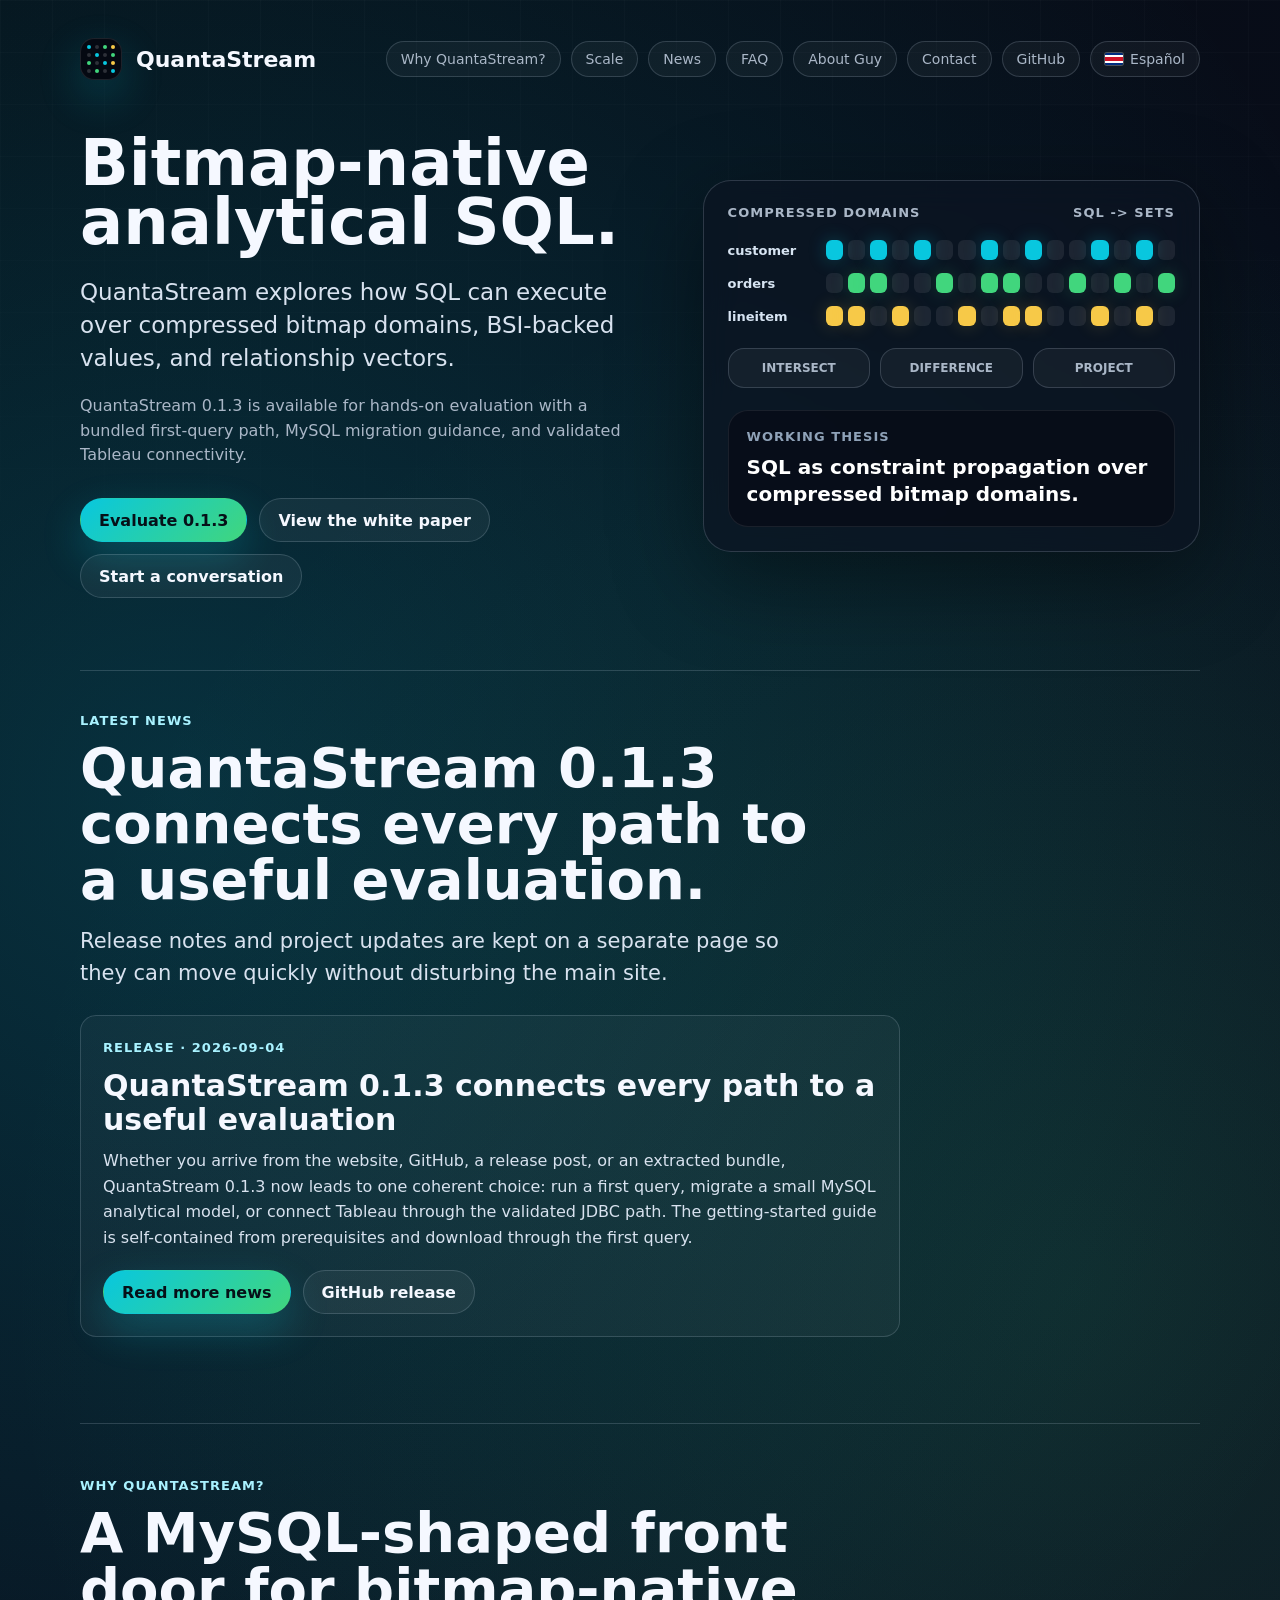
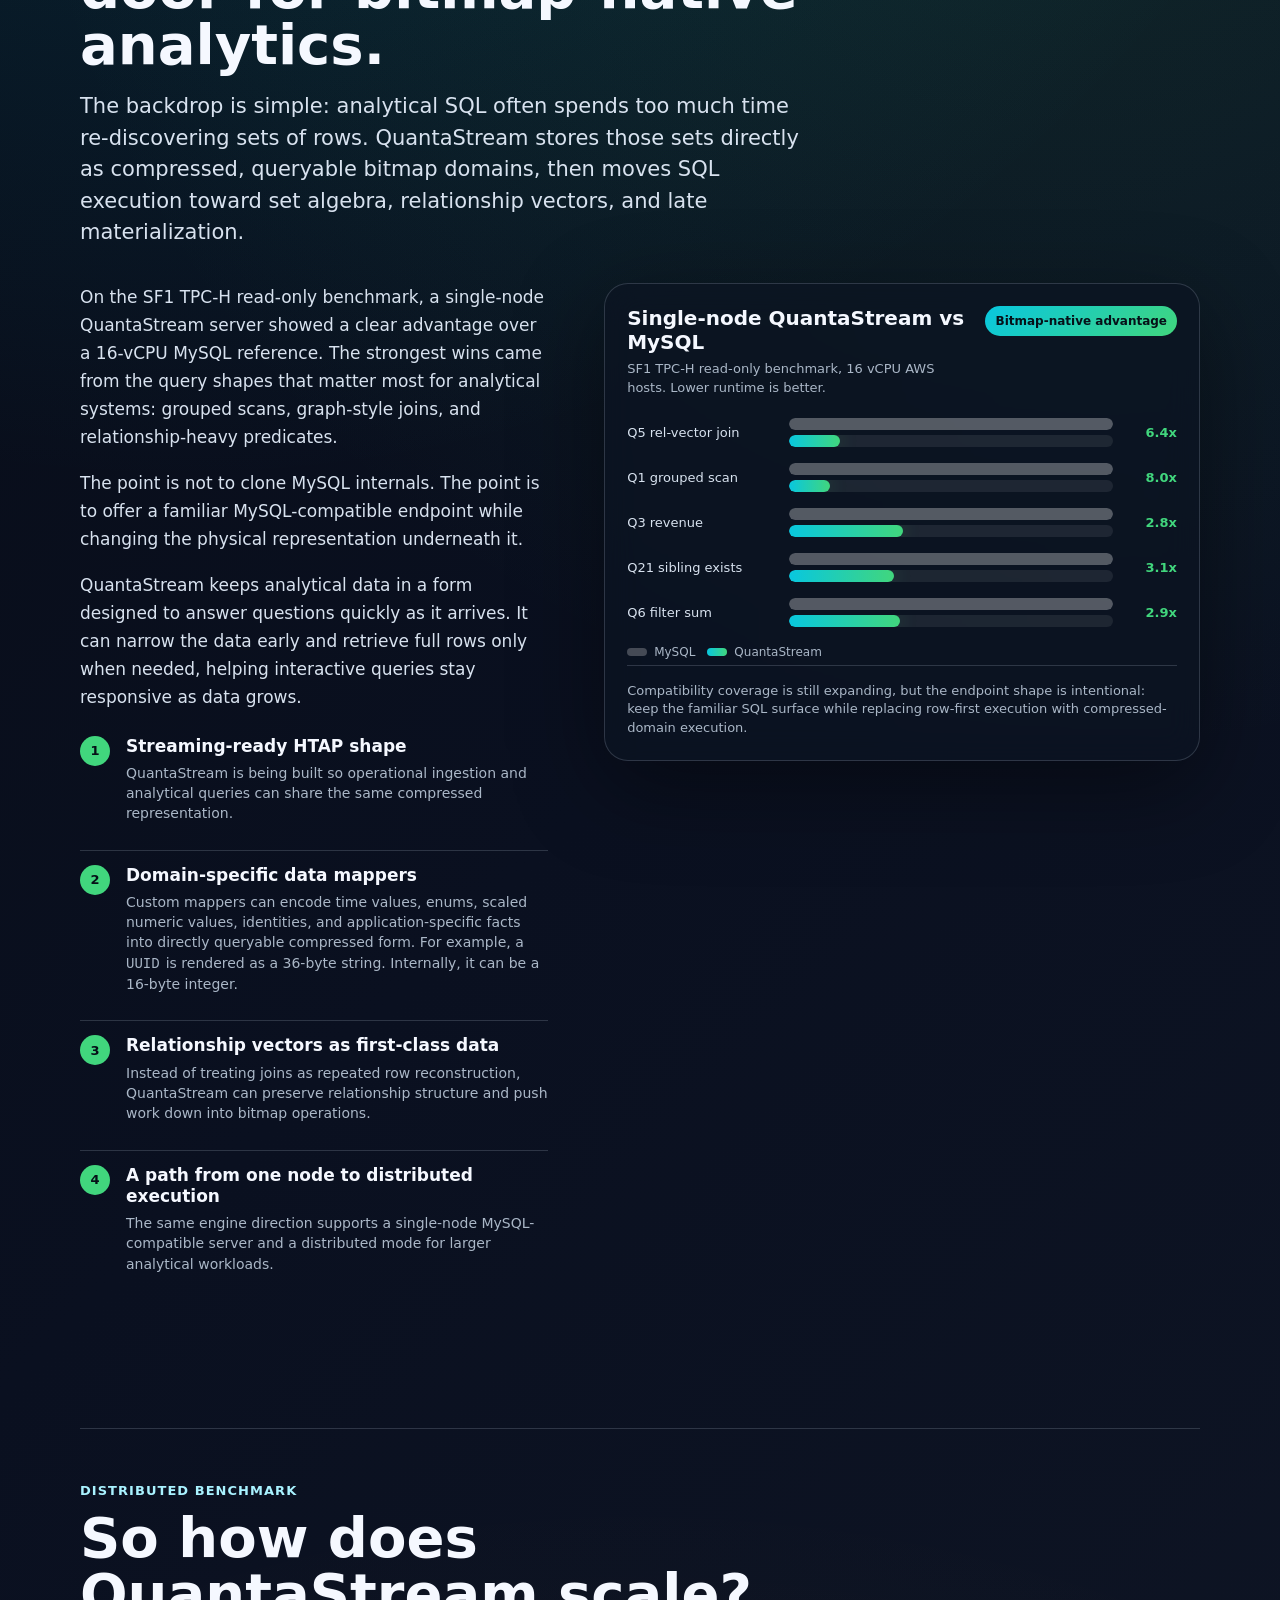
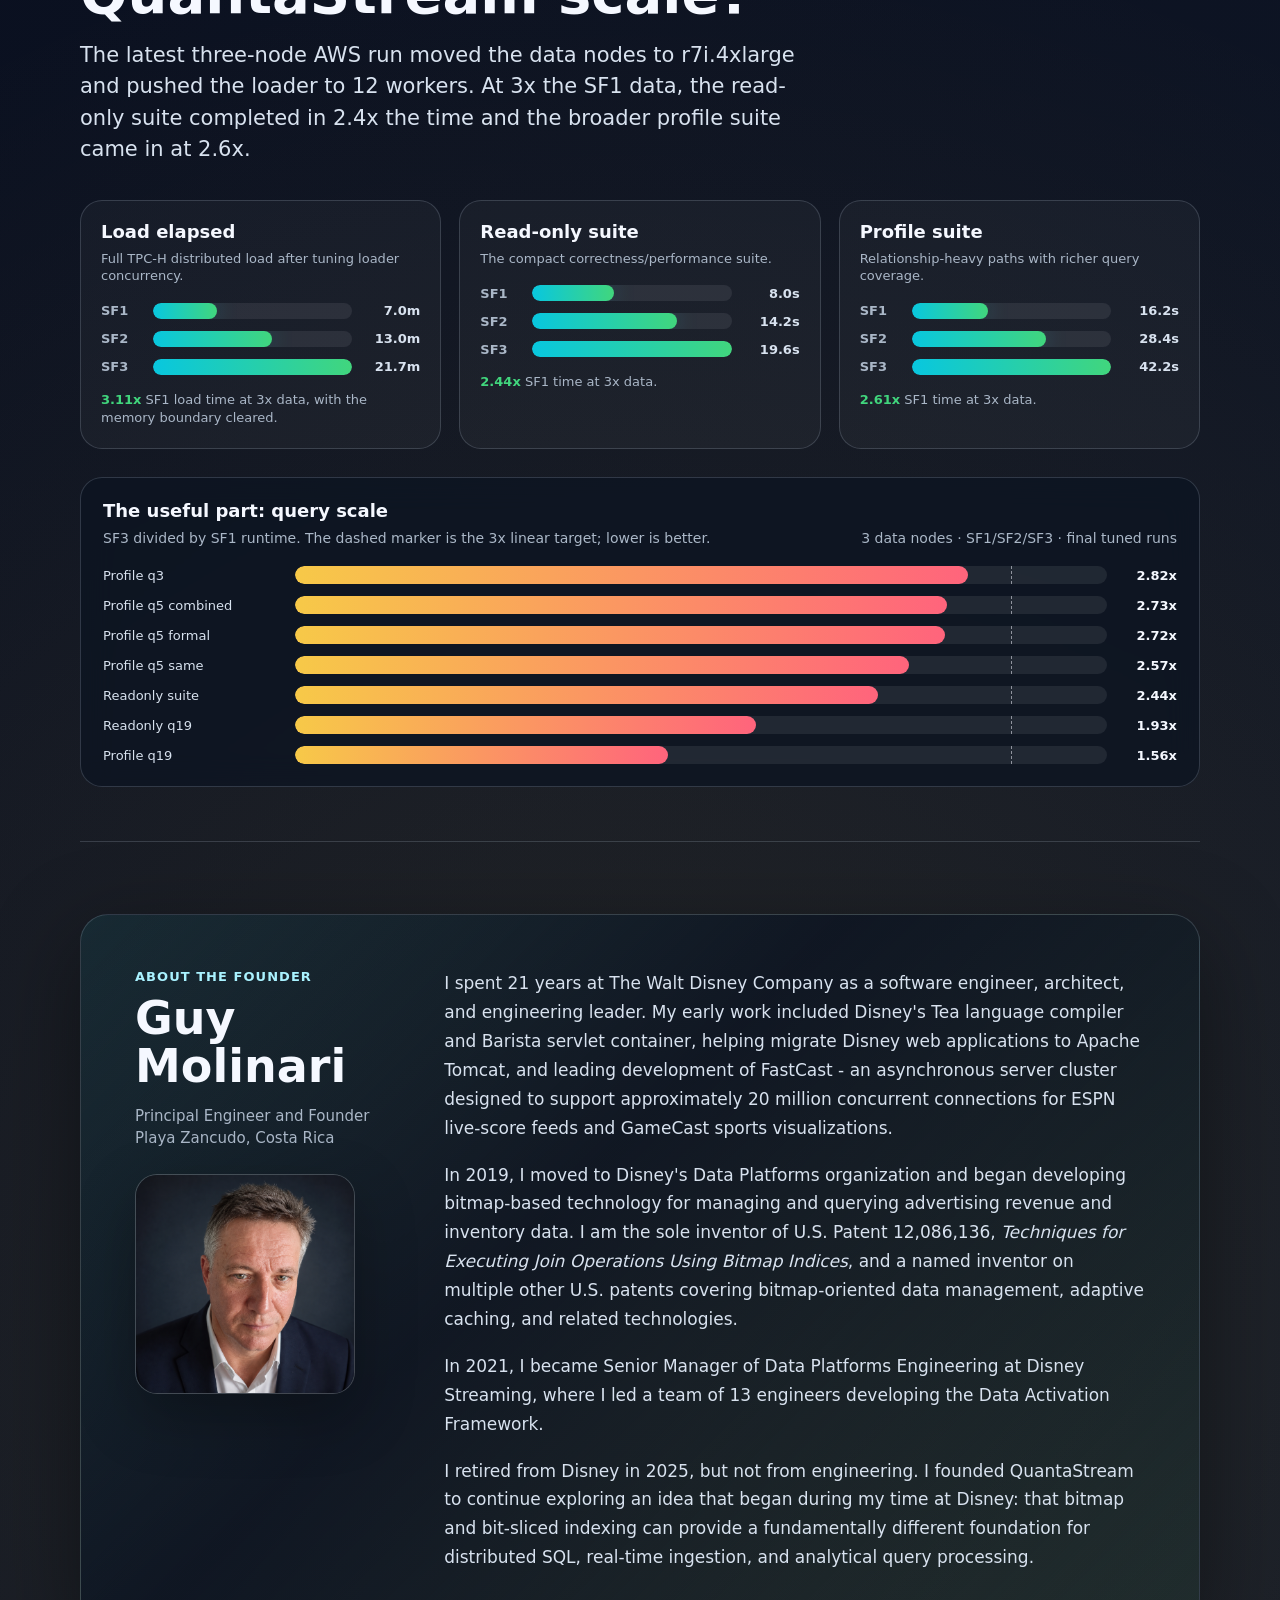
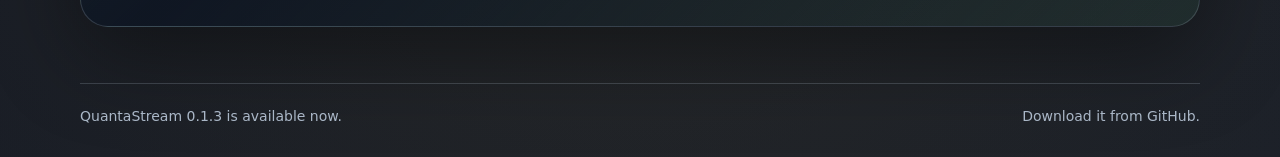
<file: index.html>
<!doctype html>
<html lang="en">
<head>
  <meta charset="utf-8">
  <meta name="viewport" content="width=device-width, initial-scale=1">
  <title>QuantaStream</title>
  <meta name="description" content="QuantaStream is an early-stage bitmap-native analytical SQL project.">
  <style>
    :root {
      color-scheme: dark;
      --ink: #f5f8ff;
      --muted: #aab7c7;
      --soft: #d8e2ef;
      --line: rgba(203, 218, 235, 0.18);
      --panel: rgba(12, 20, 34, 0.72);
      --panel-strong: rgba(8, 14, 25, 0.92);
      --cyan: #08c7df;
      --green: #41d67d;
      --gold: #f7c948;
      --rose: #ff647c;
      --shadow: 0 26px 90px rgba(0, 0, 0, 0.42);
    }

    * {
      box-sizing: border-box;
    }

    body {
      margin: 0;
      min-height: 100vh;
      color: var(--ink);
      font-family: Inter, ui-sans-serif, system-ui, -apple-system, BlinkMacSystemFont, "Segoe UI", sans-serif;
      background:
        radial-gradient(circle at 14% 16%, rgba(8, 199, 223, 0.20), transparent 30%),
        radial-gradient(circle at 84% 26%, rgba(65, 214, 125, 0.13), transparent 28%),
        radial-gradient(circle at 50% 92%, rgba(247, 201, 72, 0.10), transparent 32%),
        linear-gradient(135deg, #060a12 0%, #0a1020 48%, #111827 100%);
    }

    body::before {
      content: "";
      position: fixed;
      inset: 0;
      pointer-events: none;
      background-image:
        linear-gradient(rgba(255, 255, 255, 0.035) 1px, transparent 1px),
        linear-gradient(90deg, rgba(255, 255, 255, 0.035) 1px, transparent 1px);
      background-size: 52px 52px;
      mask-image: linear-gradient(to bottom, rgba(0, 0, 0, 0.55), transparent 80%);
    }

    a {
      color: inherit;
      text-decoration: none;
    }

    [hidden] {
      display: none !important;
    }

    .page {
      position: relative;
      z-index: 1;
      width: min(1120px, calc(100% - 40px));
      min-height: 100vh;
      margin: 0 auto;
      padding: 28px 0 34px;
      display: flex;
      flex-direction: column;
    }

    header {
      display: flex;
      align-items: center;
      justify-content: space-between;
      gap: 18px;
      padding: 10px 0 54px;
    }

    .brand {
      display: inline-flex;
      align-items: center;
      gap: 14px;
      font-weight: 760;
      font-size: 22px;
      letter-spacing: 0;
    }

    .mark {
      width: 42px;
      height: 42px;
      border-radius: 14px;
      display: grid;
      grid-template-columns: repeat(4, 1fr);
      gap: 4px;
      padding: 7px;
      background: #050912;
      box-shadow: inset 0 0 0 1px rgba(255, 255, 255, 0.10), 0 16px 44px rgba(8, 199, 223, 0.22);
    }

    .bit {
      border-radius: 50%;
      background: rgba(255, 255, 255, 0.16);
    }

    .bit.on:nth-child(1), .bit.on:nth-child(6), .bit.on:nth-child(11), .bit.on:nth-child(16) { background: var(--cyan); }
    .bit.on:nth-child(3), .bit.on:nth-child(8), .bit.on:nth-child(9), .bit.on:nth-child(14) { background: var(--green); }
    .bit.on:nth-child(4), .bit.on:nth-child(12) { background: var(--gold); }

    .nav {
      display: flex;
      align-items: center;
      flex-wrap: wrap;
      justify-content: flex-end;
      gap: 10px;
      color: var(--muted);
      font-size: 14px;
    }

    .nav a,
    .nav button {
      border: 1px solid var(--line);
      background: rgba(255, 255, 255, 0.04);
      border-radius: 999px;
      padding: 9px 14px;
      color: inherit;
      font: inherit;
    }

    .nav button {
      cursor: pointer;
    }

    .lang-toggle {
      display: inline-flex;
      align-items: center;
      gap: 7px;
      color: #a9f2ff;
      border-color: rgba(8, 199, 223, 0.28);
      background: rgba(8, 199, 223, 0.10);
      font-weight: 760;
    }

    .flag-icon {
      position: relative;
      width: 18px;
      height: 12px;
      flex: 0 0 auto;
      overflow: hidden;
      border-radius: 2px;
      box-shadow: 0 0 0 1px rgba(255, 255, 255, 0.24);
    }

    .flag-us {
      background: repeating-linear-gradient(to bottom, #b22234 0 1px, #fff 1px 2px);
    }

    .flag-us::before {
      content: "";
      position: absolute;
      top: 0;
      left: 0;
      width: 8px;
      height: 7px;
      background: #3c3b6e;
    }

    .flag-cr {
      background: linear-gradient(to bottom, #002b7f 0 16.7%, #fff 16.7% 33.4%, #ce1126 33.4% 66.6%, #fff 66.6% 83.3%, #002b7f 83.3% 100%);
    }

    main {
      flex: 1;
      display: grid;
      grid-template-columns: minmax(0, 1.02fr) minmax(340px, 0.88fr);
      gap: 46px;
      align-items: center;
    }

    .eyebrow {
      display: inline-flex;
      width: fit-content;
      margin: 0 0 18px;
      padding: 8px 12px;
      border-radius: 999px;
      border: 1px solid rgba(8, 199, 223, 0.25);
      color: #a9f2ff;
      background: rgba(8, 199, 223, 0.10);
      font-size: 13px;
      font-weight: 720;
    }

    h1 {
      margin: 0;
      max-width: 760px;
      font-size: clamp(38px, 5vw, 64px);
      line-height: 0.92;
      letter-spacing: 0;
    }

    .lede {
      max-width: 650px;
      margin: 24px 0 0;
      color: var(--soft);
      font-size: clamp(18px, 2.3vw, 23px);
      line-height: 1.45;
    }

    .status {
      max-width: 600px;
      margin: 18px 0 0;
      color: var(--muted);
      font-size: 16px;
      line-height: 1.55;
    }

    .actions {
      display: flex;
      flex-wrap: wrap;
      gap: 12px;
      margin-top: 30px;
    }

    .button {
      display: inline-flex;
      align-items: center;
      justify-content: center;
      min-height: 44px;
      padding: 0 18px;
      border-radius: 999px;
      font-weight: 760;
      border: 1px solid transparent;
    }

    .button.primary {
      color: #061018;
      background: linear-gradient(135deg, var(--cyan), var(--green));
      box-shadow: 0 16px 40px rgba(8, 199, 223, 0.24);
    }

    .button.secondary {
      color: var(--ink);
      background: rgba(255, 255, 255, 0.05);
      border-color: var(--line);
    }

    .visual {
      background: var(--panel);
      border: 1px solid var(--line);
      border-radius: 28px;
      padding: 24px;
      box-shadow: var(--shadow);
      backdrop-filter: blur(16px);
    }

    .visual-head {
      display: flex;
      justify-content: space-between;
      align-items: center;
      gap: 12px;
      margin-bottom: 20px;
      color: var(--muted);
      font-size: 13px;
      font-weight: 720;
      text-transform: uppercase;
      letter-spacing: 0.08em;
    }

    .domain {
      display: grid;
      gap: 13px;
    }

    .domain-row {
      display: grid;
      grid-template-columns: 86px 1fr;
      align-items: center;
      gap: 12px;
    }

    .domain-label {
      color: #d7e4f2;
      font-size: 13px;
      font-weight: 760;
    }

    .cells {
      display: grid;
      grid-template-columns: repeat(16, 1fr);
      gap: 5px;
    }

    .cell {
      height: 20px;
      border-radius: 6px;
      background: rgba(255, 255, 255, 0.08);
    }

    .cell.a { background: var(--cyan); box-shadow: 0 0 18px rgba(8, 199, 223, 0.28); }
    .cell.b { background: var(--green); box-shadow: 0 0 18px rgba(65, 214, 125, 0.22); }
    .cell.c { background: var(--gold); box-shadow: 0 0 18px rgba(247, 201, 72, 0.20); }
    .cell.d { background: var(--rose); }

    .operators {
      display: grid;
      grid-template-columns: repeat(3, 1fr);
      gap: 10px;
      margin: 22px 0;
    }

    .op {
      border: 1px solid var(--line);
      border-radius: 16px;
      background: rgba(255, 255, 255, 0.045);
      padding: 12px;
      text-align: center;
      font-size: 12px;
      color: var(--muted);
      font-weight: 760;
    }

    .result-band {
      border-radius: 20px;
      padding: 18px;
      background: var(--panel-strong);
      border: 1px solid rgba(255, 255, 255, 0.08);
      color: #fff;
    }

    .result-title {
      margin: 0 0 10px;
      color: #8fa2b8;
      font-size: 13px;
      font-weight: 760;
      text-transform: uppercase;
      letter-spacing: 0.08em;
    }

    .result-copy {
      margin: 0;
      font-size: 20px;
      line-height: 1.35;
      font-weight: 760;
    }

    .scale {
      margin-top: 86px;
      padding: clamp(28px, 5vw, 54px) 0;
      border-top: 1px solid var(--line);
      border-bottom: 1px solid var(--line);
      scroll-margin-top: 24px;
    }

    .why {
      margin-top: 86px;
      padding: clamp(28px, 5vw, 54px) 0;
      border-top: 1px solid var(--line);
      scroll-margin-top: 24px;
    }

    .section-label {
      margin: 0 0 12px;
      color: #a9f2ff;
      font-size: 13px;
      font-weight: 760;
      letter-spacing: 0.08em;
      text-transform: uppercase;
    }

    .section-title {
      margin: 0;
      max-width: 780px;
      font-size: clamp(34px, 4.8vw, 56px);
      line-height: 1;
      letter-spacing: 0;
    }

    .section-copy {
      max-width: 740px;
      margin: 18px 0 0;
      color: var(--soft);
      font-size: clamp(17px, 2vw, 21px);
      line-height: 1.5;
    }

    .news {
      margin-top: 72px;
      padding: clamp(26px, 4vw, 42px) 0 0;
      border-top: 1px solid var(--line);
      scroll-margin-top: 24px;
    }

    .news-preview-card {
      max-width: 820px;
      margin-top: 26px;
      padding: 22px;
      border: 1px solid var(--line);
      border-radius: 16px;
      background: rgba(255, 255, 255, 0.035);
    }

    .news-preview-card .meta {
      margin: 0 0 10px;
      color: #a9f2ff;
      font-size: 13px;
      font-weight: 760;
      letter-spacing: 0.08em;
      text-transform: uppercase;
    }

    .news-preview-card h3 {
      margin: 0 0 10px;
      color: var(--ink);
      font-size: clamp(22px, 3vw, 30px);
      line-height: 1.15;
    }

    .news-preview-card p {
      margin: 0;
      color: var(--soft);
      font-size: 16px;
      line-height: 1.6;
    }

    .news-preview-card .actions {
      margin-top: 20px;
    }

    .scale-visual {
      margin-top: 34px;
      display: grid;
      gap: 28px;
    }

    .scale-curves {
      display: grid;
      grid-template-columns: repeat(3, minmax(0, 1fr));
      gap: 18px;
    }

    .scale-panel {
      min-width: 0;
      padding: 20px;
      border: 1px solid var(--line);
      border-radius: 22px;
      background: rgba(255, 255, 255, 0.035);
    }

    .scale-panel h3,
    .hot-paths h3 {
      margin: 0;
      color: var(--ink);
      font-size: 18px;
      line-height: 1.2;
    }

    .scale-panel .scale-note {
      margin: 7px 0 18px;
      color: var(--muted);
      font-size: 13px;
      line-height: 1.35;
    }

    .scale-bars {
      display: grid;
      gap: 12px;
    }

    .scale-row {
      display: grid;
      grid-template-columns: 42px minmax(0, 1fr) 58px;
      align-items: center;
      gap: 10px;
      color: var(--muted);
      font-size: 13px;
      font-weight: 720;
    }

    .bar-track {
      position: relative;
      height: 16px;
      border-radius: 999px;
      background: rgba(255, 255, 255, 0.08);
      overflow: hidden;
    }

    .bar-fill {
      position: absolute;
      inset: 0 auto 0 0;
      width: var(--bar);
      border-radius: inherit;
      background: linear-gradient(90deg, var(--cyan), var(--green));
      box-shadow: 0 0 24px rgba(8, 199, 223, 0.24);
    }

    .scale-value {
      color: var(--soft);
      text-align: right;
      font-variant-numeric: tabular-nums;
    }

    .scale-foot {
      margin: 16px 0 0;
      color: var(--muted);
      font-size: 13px;
      line-height: 1.45;
    }

    .scale-foot strong {
      color: var(--green);
      font-weight: 760;
    }

    .why-grid {
      display: grid;
      grid-template-columns: minmax(0, 0.88fr) minmax(340px, 1.12fr);
      gap: clamp(26px, 5vw, 56px);
      align-items: start;
      margin-top: 34px;
    }

    .why-copy {
      color: var(--soft);
      font-size: 17px;
      line-height: 1.65;
    }

    .why-copy p {
      margin: 0 0 18px;
    }

    .why-copy p:last-child {
      margin-bottom: 0;
    }

    .why-points {
      display: grid;
      gap: 12px;
      margin-top: 24px;
    }

    .why-point {
      display: grid;
      grid-template-columns: 34px minmax(0, 1fr);
      gap: 12px;
      align-items: start;
      padding: 14px 0;
      border-top: 1px solid var(--line);
    }

    .why-point:first-child {
      border-top: 0;
      padding-top: 0;
    }

    .why-index {
      width: 30px;
      height: 30px;
      border-radius: 50%;
      display: grid;
      place-items: center;
      color: #061018;
      background: var(--green);
      font-size: 13px;
      font-weight: 800;
    }

    .why-point h3 {
      margin: 0;
      font-size: 17px;
      line-height: 1.25;
    }

    .why-point p {
      margin: 6px 0 0;
      color: var(--muted);
      font-size: 14px;
      line-height: 1.45;
      overflow-wrap: anywhere;
    }

    .why-point code {
      display: inline-block;
      margin-right: 0.12em;
      white-space: normal;
      overflow-wrap: anywhere;
    }

    .mysql-board {
      min-width: 0;
      padding: 22px;
      border: 1px solid var(--line);
      border-radius: 24px;
      background: var(--panel);
      box-shadow: var(--shadow);
      backdrop-filter: blur(16px);
    }

    .mysql-board-head {
      display: flex;
      justify-content: space-between;
      gap: 18px;
      align-items: flex-start;
      margin-bottom: 20px;
    }

    .mysql-board h3 {
      margin: 0;
      font-size: 20px;
      line-height: 1.2;
    }

    .mysql-board p {
      margin: 6px 0 0;
      color: var(--muted);
      font-size: 13px;
      line-height: 1.45;
    }

    .mysql-badge {
      flex: 0 0 auto;
      padding: 8px 10px;
      border-radius: 999px;
      color: #061018;
      background: linear-gradient(135deg, var(--cyan), var(--green));
      font-size: 12px;
      font-weight: 820;
      white-space: nowrap;
    }

    .mysql-chart {
      display: grid;
      gap: 16px;
    }

    .mysql-row {
      display: grid;
      grid-template-columns: minmax(112px, 150px) minmax(0, 1fr) 52px;
      align-items: center;
      gap: 12px;
      color: var(--soft);
      font-size: 13px;
    }

    .mysql-bars {
      display: grid;
      gap: 5px;
    }

    .mysql-track {
      position: relative;
      height: 12px;
      border-radius: 999px;
      background: rgba(255, 255, 255, 0.08);
      overflow: hidden;
    }

    .mysql-fill {
      position: absolute;
      inset: 0 auto 0 0;
      width: var(--bar);
      border-radius: inherit;
    }

    .mysql-fill.mysql {
      background: rgba(255, 255, 255, 0.24);
    }

    .mysql-fill.qs {
      background: linear-gradient(90deg, var(--cyan), var(--green));
      box-shadow: 0 0 20px rgba(65, 214, 125, 0.22);
    }

    .mysql-win {
      color: var(--green);
      text-align: right;
      font-weight: 800;
      font-variant-numeric: tabular-nums;
    }

    .mysql-legend {
      display: flex;
      flex-wrap: wrap;
      gap: 12px;
      margin-top: 18px;
      color: var(--muted);
      font-size: 12px;
    }

    .legend-item {
      display: inline-flex;
      align-items: center;
      gap: 7px;
    }

    .legend-swatch {
      width: 20px;
      height: 8px;
      border-radius: 999px;
      background: rgba(255, 255, 255, 0.24);
    }

    .legend-swatch.qs {
      background: linear-gradient(90deg, var(--cyan), var(--green));
    }

    .why-footnote {
      margin-top: 18px;
      padding-top: 16px;
      border-top: 1px solid var(--line);
      color: var(--muted);
      font-size: 13px;
      line-height: 1.45;
    }

    .hot-paths {
      padding: 22px;
      border: 1px solid var(--line);
      border-radius: 22px;
      background: var(--panel);
      backdrop-filter: blur(16px);
    }

    .hot-paths-head {
      display: flex;
      justify-content: space-between;
      gap: 18px;
      align-items: flex-end;
      margin-bottom: 18px;
    }

    .hot-paths p {
      margin: 6px 0 0;
      color: var(--muted);
      font-size: 14px;
      line-height: 1.45;
    }

    .ratio-grid {
      display: grid;
      gap: 12px;
    }

    .ratio-row {
      display: grid;
      grid-template-columns: minmax(110px, 180px) minmax(0, 1fr) 58px;
      align-items: center;
      gap: 12px;
      color: var(--soft);
      font-size: 13px;
    }

    .ratio-track {
      position: relative;
      height: 18px;
      border-radius: 999px;
      background: rgba(255, 255, 255, 0.08);
      overflow: hidden;
    }

    .ratio-track::after {
      content: "";
      position: absolute;
      top: 0;
      bottom: 0;
      left: 88.2%;
      border-left: 1px dashed rgba(245, 248, 255, 0.52);
    }

    .ratio-fill {
      position: absolute;
      inset: 0 auto 0 0;
      width: var(--bar);
      border-radius: inherit;
      background: linear-gradient(90deg, var(--gold), var(--rose));
    }

    .ratio-value {
      color: var(--ink);
      text-align: right;
      font-variant-numeric: tabular-nums;
      font-weight: 760;
    }

    .about {
      margin-top: 72px;
      padding: clamp(28px, 5vw, 54px);
      border: 1px solid var(--line);
      border-radius: 28px;
      background: linear-gradient(135deg, rgba(8, 199, 223, 0.08), rgba(12, 20, 34, 0.78) 42%, rgba(65, 214, 125, 0.06));
      box-shadow: var(--shadow);
      scroll-margin-top: 24px;
    }

    .about-grid {
      display: grid;
      grid-template-columns: minmax(190px, 0.35fr) minmax(0, 1fr);
      gap: clamp(28px, 5vw, 64px);
    }

    .about-label {
      margin: 0 0 10px;
      color: #a9f2ff;
      font-size: 13px;
      font-weight: 760;
      letter-spacing: 0.08em;
      text-transform: uppercase;
    }

    .about h2 {
      margin: 0;
      font-size: clamp(30px, 4vw, 46px);
      line-height: 1.05;
    }

    .about-role {
      margin: 14px 0 0;
      color: var(--muted);
      font-size: 15px;
      line-height: 1.5;
    }

    .about-photo {
      width: min(100%, 220px);
      margin-top: 24px;
      aspect-ratio: 1;
      border-radius: 22px;
      object-fit: cover;
      object-position: center;
      border: 1px solid rgba(255, 255, 255, 0.16);
      box-shadow: 0 22px 60px rgba(0, 0, 0, 0.32);
      background: rgba(255, 255, 255, 0.05);
    }

    .about-copy {
      color: var(--soft);
      font-size: 17px;
      line-height: 1.7;
    }

    .about-copy p {
      margin: 0 0 18px;
    }

    .about-copy p:last-child {
      margin-bottom: 0;
    }

    .closing {
      margin-top: 56px;
      padding-top: 24px;
      border-top: 1px solid var(--line);
      display: flex;
      justify-content: space-between;
      gap: 20px;
      color: var(--muted);
      font-size: 14px;
    }

    @media (max-width: 880px) {
      main {
        grid-template-columns: 1fr;
      }

      .visual {
        order: -1;
      }

      .about-grid {
        grid-template-columns: 1fr;
      }

      .scale-curves {
        grid-template-columns: 1fr;
      }

      .why-grid {
        grid-template-columns: 1fr;
      }

      .about-photo {
        width: min(220px, 68vw);
      }
    }

    @media (max-width: 560px) {
      .page {
        width: min(100% - 28px, 1120px);
        padding-top: 20px;
      }

      header, .closing {
        align-items: flex-start;
        flex-direction: column;
      }

      .nav {
        width: 100%;
        flex-wrap: wrap;
      }

      .domain-row {
        grid-template-columns: 1fr;
      }

      .cells {
        grid-template-columns: repeat(8, 1fr);
      }

      .hot-paths-head {
        align-items: flex-start;
        flex-direction: column;
      }

      .ratio-row {
        grid-template-columns: 1fr;
      }

      .ratio-row {
        gap: 6px;
      }

      .ratio-value {
        text-align: left;
      }

      .mysql-board-head {
        flex-direction: column;
      }

      .mysql-row {
        grid-template-columns: 1fr;
        gap: 7px;
      }

      .mysql-win {
        text-align: left;
      }
    }
  </style>
</head>
<body>
  <div class="page">
    <header>
      <a class="brand" href="/" aria-label="QuantaStream home">
        <span class="mark" aria-hidden="true">
          <span class="bit on"></span><span class="bit"></span><span class="bit on"></span><span class="bit on"></span>
          <span class="bit"></span><span class="bit on"></span><span class="bit"></span><span class="bit on"></span>
          <span class="bit on"></span><span class="bit"></span><span class="bit on"></span><span class="bit on"></span>
          <span class="bit"></span><span class="bit on"></span><span class="bit"></span><span class="bit on"></span>
        </span>
        <span>QuantaStream</span>
      </a>
      <nav class="nav" aria-label="Primary navigation">
        <a href="#why" data-i18n="navWhy">Why QuantaStream?</a>
        <a href="#scale" data-i18n="navScale">Scale</a>
        <a href="news.html" data-localized-link data-i18n="navNews">News</a>
        <a href="faq.html" data-localized-link data-i18n="navFaq">FAQ</a>
        <a href="#about" data-i18n="navAbout">About Guy</a>
        <a href="contact.html" data-localized-link data-i18n="navContact">Contact</a>
        <a href="https://github.com/QuantaStream/quantastream">GitHub</a>
        <button class="lang-toggle" type="button" data-lang-toggle aria-label="Cambiar idioma a español"><span class="flag-icon flag-cr" aria-hidden="true"></span><span>Español</span></button>
      </nav>
    </header>

    <main>
      <section>
        <div data-lang-panel="en">
          <h1>Bitmap-native analytical SQL.</h1>
          <p class="lede">QuantaStream explores how SQL can execute over compressed bitmap domains, BSI-backed values, and relationship vectors.</p>
          <p class="status">QuantaStream 0.1.3 is available for hands-on evaluation with a bundled first-query path, MySQL migration guidance, and validated Tableau connectivity.</p>
          <div class="actions">
            <a class="button primary" href="https://github.com/QuantaStream/quantastream/blob/main/docs/EVALUATE.md">Evaluate 0.1.3</a>
            <a class="button secondary" href="whitepaper.html" data-localized-link>View the white paper</a>
            <a class="button secondary" href="contact.html" data-localized-link>Start a conversation</a>
          </div>
        </div>
        <div data-lang-panel="es" lang="es" hidden>
          <h1>SQL analítico nativo de bitmaps.</h1>
          <p class="lede">QuantaStream explora cómo SQL puede ejecutarse sobre dominios de bitmaps comprimidos, valores respaldados por BSI y vectores de relación.</p>
          <p class="status">QuantaStream 0.1.3 está disponible para una evaluación práctica con una primera consulta guiada, migración desde MySQL y conectividad validada con Tableau.</p>
          <div class="actions">
            <a class="button primary" href="https://github.com/QuantaStream/quantastream/blob/main/docs/EVALUATE.md">Evaluar 0.1.3</a>
            <a class="button secondary" href="whitepaper.html" data-localized-link>Ver el white paper</a>
            <a class="button secondary" href="contact.html" data-localized-link>Iniciar una conversación</a>
          </div>
        </div>
      </section>

      <aside class="visual" aria-label="Bitmap query visualization">
        <div class="visual-head">
          <span data-i18n="visualHeadLeft">Compressed domains</span>
          <span data-i18n="visualHeadRight">SQL -&gt; sets</span>
        </div>
        <div class="domain">
          <div class="domain-row">
            <div class="domain-label">customer</div>
            <div class="cells" aria-hidden="true">
              <span class="cell a"></span><span class="cell"></span><span class="cell a"></span><span class="cell"></span>
              <span class="cell a"></span><span class="cell"></span><span class="cell"></span><span class="cell a"></span>
              <span class="cell"></span><span class="cell a"></span><span class="cell"></span><span class="cell"></span>
              <span class="cell a"></span><span class="cell"></span><span class="cell a"></span><span class="cell"></span>
            </div>
          </div>
          <div class="domain-row">
            <div class="domain-label">orders</div>
            <div class="cells" aria-hidden="true">
              <span class="cell"></span><span class="cell b"></span><span class="cell b"></span><span class="cell"></span>
              <span class="cell"></span><span class="cell b"></span><span class="cell"></span><span class="cell b"></span>
              <span class="cell b"></span><span class="cell"></span><span class="cell"></span><span class="cell b"></span>
              <span class="cell"></span><span class="cell b"></span><span class="cell"></span><span class="cell b"></span>
            </div>
          </div>
          <div class="domain-row">
            <div class="domain-label">lineitem</div>
            <div class="cells" aria-hidden="true">
              <span class="cell c"></span><span class="cell c"></span><span class="cell"></span><span class="cell c"></span>
              <span class="cell"></span><span class="cell"></span><span class="cell c"></span><span class="cell"></span>
              <span class="cell c"></span><span class="cell c"></span><span class="cell"></span><span class="cell"></span>
              <span class="cell c"></span><span class="cell"></span><span class="cell c"></span><span class="cell"></span>
            </div>
          </div>
        </div>
        <div class="operators" aria-hidden="true">
          <div class="op" data-i18n="opIntersect">INTERSECT</div>
          <div class="op" data-i18n="opDifference">DIFFERENCE</div>
          <div class="op" data-i18n="opProject">PROJECT</div>
        </div>
        <div class="result-band">
          <p class="result-title" data-i18n="workingThesis">Working thesis</p>
          <p class="result-copy" data-i18n="workingCopy">SQL as constraint propagation over compressed bitmap domains.</p>
        </div>
      </aside>
    </main>

    <section class="news" id="news">
      <p class="section-label" data-i18n="newsLabel">Latest news</p>
      <h2 class="section-title" data-i18n="newsTitle">The public repo is live.</h2>
      <p class="section-copy" data-i18n="newsIntro">Release notes and project updates are kept on a separate page so they can move quickly without disturbing the main site.</p>
      <article class="news-preview-card" data-news-preview aria-live="polite"></article>
    </section>

    <section class="why" id="why">
      <p class="section-label" data-i18n="whyLabel">Why QuantaStream?</p>
      <h2 class="section-title" data-i18n="whyTitle">A MySQL-shaped front door for bitmap-native analytics.</h2>
      <p class="section-copy" data-i18n="whyIntro">The backdrop is simple: analytical SQL often spends too much time re-discovering sets of rows. QuantaStream stores those sets directly as compressed, queryable bitmap domains, then moves SQL execution toward set algebra, relationship vectors, and late materialization.</p>

      <div class="why-grid">
        <div>
          <div class="why-copy" data-lang-panel="en">
            <p>On the SF1 TPC-H read-only benchmark, a single-node QuantaStream server showed a clear advantage over a 16-vCPU MySQL reference. The strongest wins came from the query shapes that matter most for analytical systems: grouped scans, graph-style joins, and relationship-heavy predicates.</p>
            <p>The point is not to clone MySQL internals. The point is to offer a familiar MySQL-compatible endpoint while changing the physical representation underneath it.</p>
            <p>QuantaStream keeps analytical data in a form designed to answer questions quickly as it arrives. It can narrow the data early and retrieve full rows only when needed, helping interactive queries stay responsive as data grows.</p>
          </div>
          <div class="why-copy" data-lang-panel="es" lang="es" hidden>
            <p>En el benchmark TPC-H de solo lectura SF1, un servidor QuantaStream de un solo nodo mostró una ventaja clara frente a una referencia MySQL de 16 vCPU. Las mayores ventajas aparecieron en las formas de consulta que más importan para sistemas analíticos: escaneos agrupados, joins con forma de grafo y predicados intensivos en relaciones.</p>
            <p>La idea no es clonar los internos de MySQL. La idea es ofrecer un endpoint familiar compatible con MySQL mientras cambia la representación física debajo.</p>
            <p>QuantaStream mantiene los datos analíticos en una forma diseñada para responder preguntas rápidamente a medida que llegan. Puede reducir los datos desde el principio y recuperar filas completas solo cuando se necesitan, lo que ayuda a mantener ágiles las consultas interactivas a medida que crecen los datos.</p>
          </div>

          <div class="why-points">
            <div class="why-point">
              <span class="why-index">1</span>
              <div>
                <h3 data-i18n="whyPoint1Title">Streaming-ready HTAP shape</h3>
                <p data-i18n="whyPoint1Copy">QuantaStream is being built so operational ingestion and analytical queries can share the same compressed representation.</p>
              </div>
            </div>
            <div class="why-point">
              <span class="why-index">2</span>
              <div>
                <h3 data-i18n="whyPoint2Title">Domain-specific data mappers</h3>
                <p data-i18n="whyPoint2Copy">Custom mappers can encode time values, enums, scaled numeric values, identities, and application-specific facts into directly queryable compressed form. For example, a <code>UUID</code> is rendered as a 36-byte string. Internally, it can be a 16-byte integer.</p>
              </div>
            </div>
            <div class="why-point">
              <span class="why-index">3</span>
              <div>
                <h3 data-i18n="whyPoint3Title">Relationship vectors as first-class data</h3>
                <p data-i18n="whyPoint3Copy">Instead of treating joins as repeated row reconstruction, QuantaStream can preserve relationship structure and push work down into bitmap operations.</p>
              </div>
            </div>
            <div class="why-point">
              <span class="why-index">4</span>
              <div>
                <h3 data-i18n="whyPoint4Title">A path from one node to distributed execution</h3>
                <p data-i18n="whyPoint4Copy">The same engine direction supports a single-node MySQL-compatible server and a distributed mode for larger analytical workloads.</p>
              </div>
            </div>
          </div>
        </div>

        <div class="mysql-board" aria-label="MySQL reference benchmark comparison">
          <div class="mysql-board-head">
            <div>
              <h3 data-i18n="whyChartTitle">Single-node QuantaStream vs MySQL</h3>
              <p data-i18n="whyChartCopy">SF1 TPC-H read-only benchmark, 16 vCPU AWS hosts. Lower runtime is better.</p>
            </div>
            <span class="mysql-badge" data-i18n="whyChartBadge">Bitmap-native advantage</span>
          </div>

          <div class="mysql-chart">
            <div class="mysql-row">
              <span data-i18n="whyChartQ5">Q5 rel-vector join</span>
              <span class="mysql-bars">
                <span class="mysql-track" title="MySQL 10.996s"><span class="mysql-fill mysql" style="--bar:100%"></span></span>
                <span class="mysql-track" title="QuantaStream 1.710s"><span class="mysql-fill qs" style="--bar:15.6%"></span></span>
              </span>
              <span class="mysql-win">6.4x</span>
            </div>
            <div class="mysql-row">
              <span data-i18n="whyChartQ1">Q1 grouped scan</span>
              <span class="mysql-bars">
                <span class="mysql-track" title="MySQL 2.293s"><span class="mysql-fill mysql" style="--bar:100%"></span></span>
                <span class="mysql-track" title="QuantaStream 0.288s"><span class="mysql-fill qs" style="--bar:12.6%"></span></span>
              </span>
              <span class="mysql-win">8.0x</span>
            </div>
            <div class="mysql-row">
              <span data-i18n="whyChartQ3">Q3 revenue</span>
              <span class="mysql-bars">
                <span class="mysql-track" title="MySQL 6.315s"><span class="mysql-fill mysql" style="--bar:100%"></span></span>
                <span class="mysql-track" title="QuantaStream 2.228s"><span class="mysql-fill qs" style="--bar:35.3%"></span></span>
              </span>
              <span class="mysql-win">2.8x</span>
            </div>
            <div class="mysql-row">
              <span data-i18n="whyChartQ21">Q21 sibling exists</span>
              <span class="mysql-bars">
                <span class="mysql-track" title="MySQL 6.828s"><span class="mysql-fill mysql" style="--bar:100%"></span></span>
                <span class="mysql-track" title="QuantaStream 2.221s"><span class="mysql-fill qs" style="--bar:32.5%"></span></span>
              </span>
              <span class="mysql-win">3.1x</span>
            </div>
            <div class="mysql-row">
              <span data-i18n="whyChartQ6">Q6 filter sum</span>
              <span class="mysql-bars">
                <span class="mysql-track" title="MySQL 1.384s"><span class="mysql-fill mysql" style="--bar:100%"></span></span>
                <span class="mysql-track" title="QuantaStream 0.475s"><span class="mysql-fill qs" style="--bar:34.3%"></span></span>
              </span>
              <span class="mysql-win">2.9x</span>
            </div>
          </div>

          <div class="mysql-legend">
            <span class="legend-item"><span class="legend-swatch"></span><span>MySQL</span></span>
            <span class="legend-item"><span class="legend-swatch qs"></span><span>QuantaStream</span></span>
          </div>
          <p class="why-footnote" data-i18n="whyFootnote">Compatibility coverage is still expanding, but the endpoint shape is intentional: keep the familiar SQL surface while replacing row-first execution with compressed-domain execution.</p>
        </div>
      </div>
    </section>

    <section class="scale" id="scale">
      <p class="section-label" data-i18n="scaleLabel">Distributed benchmark</p>
      <h2 class="section-title" data-i18n="scaleTitle">So how does QuantaStream scale?</h2>
      <p class="section-copy" data-i18n="scaleIntro">The latest three-node AWS run moved the data nodes to r7i.4xlarge and pushed the loader to 12 workers. At 3x the SF1 data, the read-only suite completed in 2.4x the time and the broader profile suite came in at 2.6x.</p>

      <div class="scale-visual" aria-label="QuantaStream SF1 to SF3 scale visualization">
        <div class="scale-curves">
          <div class="scale-panel">
            <h3 data-i18n="scaleLoadTitle">Load elapsed</h3>
            <p class="scale-note" data-i18n="scaleLoadNote">Full TPC-H distributed load after tuning loader concurrency.</p>
            <div class="scale-bars" aria-label="Load elapsed by TPC-H scale factor">
              <div class="scale-row">
                <span>SF1</span>
                <span class="bar-track"><span class="bar-fill" style="--bar:32.2%"></span></span>
                <span class="scale-value">7.0m</span>
              </div>
              <div class="scale-row">
                <span>SF2</span>
                <span class="bar-track"><span class="bar-fill" style="--bar:59.7%"></span></span>
                <span class="scale-value">13.0m</span>
              </div>
              <div class="scale-row">
                <span>SF3</span>
                <span class="bar-track"><span class="bar-fill" style="--bar:100%"></span></span>
                <span class="scale-value">21.7m</span>
              </div>
            </div>
            <p class="scale-foot" data-i18n="scaleLoadFoot"><strong>3.11x</strong> SF1 load time at 3x data, with the memory boundary cleared.</p>
          </div>

          <div class="scale-panel">
            <h3 data-i18n="scaleReadonlyTitle">Read-only suite</h3>
            <p class="scale-note" data-i18n="scaleReadonlyNote">The compact correctness/performance suite.</p>
            <div class="scale-bars" aria-label="Read-only benchmark suite elapsed by TPC-H scale factor">
              <div class="scale-row">
                <span>SF1</span>
                <span class="bar-track"><span class="bar-fill" style="--bar:41.0%"></span></span>
                <span class="scale-value">8.0s</span>
              </div>
              <div class="scale-row">
                <span>SF2</span>
                <span class="bar-track"><span class="bar-fill" style="--bar:72.5%"></span></span>
                <span class="scale-value">14.2s</span>
              </div>
              <div class="scale-row">
                <span>SF3</span>
                <span class="bar-track"><span class="bar-fill" style="--bar:100%"></span></span>
                <span class="scale-value">19.6s</span>
              </div>
            </div>
            <p class="scale-foot" data-i18n="scaleReadonlyFoot"><strong>2.44x</strong> SF1 time at 3x data.</p>
          </div>

          <div class="scale-panel">
            <h3 data-i18n="scaleProfileTitle">Profile suite</h3>
            <p class="scale-note" data-i18n="scaleProfileNote">Relationship-heavy paths with richer query coverage.</p>
            <div class="scale-bars" aria-label="Profile benchmark suite elapsed by TPC-H scale factor">
              <div class="scale-row">
                <span>SF1</span>
                <span class="bar-track"><span class="bar-fill" style="--bar:38.3%"></span></span>
                <span class="scale-value">16.2s</span>
              </div>
              <div class="scale-row">
                <span>SF2</span>
                <span class="bar-track"><span class="bar-fill" style="--bar:67.3%"></span></span>
                <span class="scale-value">28.4s</span>
              </div>
              <div class="scale-row">
                <span>SF3</span>
                <span class="bar-track"><span class="bar-fill" style="--bar:100%"></span></span>
                <span class="scale-value">42.2s</span>
              </div>
            </div>
            <p class="scale-foot" data-i18n="scaleProfileFoot"><strong>2.61x</strong> SF1 time at 3x data.</p>
          </div>
        </div>

        <div class="hot-paths">
          <div class="hot-paths-head">
            <div>
              <h3 data-i18n="scaleHotTitle">The useful part: query scale</h3>
              <p data-i18n="scaleHotCopy">SF3 divided by SF1 runtime. The dashed marker is the 3x linear target; lower is better.</p>
            </div>
            <p data-i18n="scaleHotMeta">3 data nodes · SF1/SF2/SF3 · final tuned runs</p>
          </div>
          <div class="ratio-grid" aria-label="Hot path runtime ratios from SF1 to SF3">
            <div class="ratio-row">
              <span>Profile q3</span>
              <span class="ratio-track"><span class="ratio-fill" style="--bar:82.9%"></span></span>
              <span class="ratio-value">2.82x</span>
            </div>
            <div class="ratio-row">
              <span>Profile q5 combined</span>
              <span class="ratio-track"><span class="ratio-fill" style="--bar:80.3%"></span></span>
              <span class="ratio-value">2.73x</span>
            </div>
            <div class="ratio-row">
              <span>Profile q5 formal</span>
              <span class="ratio-track"><span class="ratio-fill" style="--bar:80.0%"></span></span>
              <span class="ratio-value">2.72x</span>
            </div>
            <div class="ratio-row">
              <span>Profile q5 same</span>
              <span class="ratio-track"><span class="ratio-fill" style="--bar:75.6%"></span></span>
              <span class="ratio-value">2.57x</span>
            </div>
            <div class="ratio-row">
              <span>Readonly suite</span>
              <span class="ratio-track"><span class="ratio-fill" style="--bar:71.8%"></span></span>
              <span class="ratio-value">2.44x</span>
            </div>
            <div class="ratio-row">
              <span>Readonly q19</span>
              <span class="ratio-track"><span class="ratio-fill" style="--bar:56.8%"></span></span>
              <span class="ratio-value">1.93x</span>
            </div>
            <div class="ratio-row">
              <span>Profile q19</span>
              <span class="ratio-track"><span class="ratio-fill" style="--bar:45.9%"></span></span>
              <span class="ratio-value">1.56x</span>
            </div>
          </div>
        </div>
      </div>
    </section>

    <section class="about" id="about">
      <div class="about-grid" data-lang-panel="en">
        <div>
          <p class="about-label">About the founder</p>
          <h2>Guy Molinari</h2>
          <p class="about-role">Principal Engineer and Founder<br>Playa Zancudo, Costa Rica</p>
          <img class="about-photo" src="assets/guy-headshot.png" alt="Guy Molinari">
        </div>
        <div class="about-copy">
          <p>I spent 21 years at The Walt Disney Company as a software engineer, architect, and engineering leader. My early work included Disney's Tea language compiler and Barista servlet container, helping migrate Disney web applications to Apache Tomcat, and leading development of FastCast - an asynchronous server cluster designed to support approximately 20 million concurrent connections for ESPN live-score feeds and GameCast sports visualizations.</p>
          <p>In 2019, I moved to Disney's Data Platforms organization and began developing bitmap-based technology for managing and querying advertising revenue and inventory data. I am the sole inventor of U.S. Patent 12,086,136, <em>Techniques for Executing Join Operations Using Bitmap Indices</em>, and a named inventor on multiple other U.S. patents covering bitmap-oriented data management, adaptive caching, and related technologies.</p>
          <p>In 2021, I became Senior Manager of Data Platforms Engineering at Disney Streaming, where I led a team of 13 engineers developing the Data Activation Framework.</p>
          <p>I retired from Disney in 2025, but not from engineering. I founded QuantaStream to continue exploring an idea that began during my time at Disney: that bitmap and bit-sliced indexing can provide a fundamentally different foundation for distributed SQL, real-time ingestion, and analytical query processing.</p>
        </div>
      </div>
      <div class="about-grid" data-lang-panel="es" lang="es" hidden>
        <div>
          <p class="about-label">Sobre el fundador</p>
          <h2>Guy Molinari</h2>
          <p class="about-role">Ingeniero principal y fundador<br>Playa Zancudo, Costa Rica</p>
          <img class="about-photo" src="assets/guy-headshot.png" alt="Retrato de Guy Molinari">
        </div>
        <div class="about-copy">
          <p>Pasé 21 años en The Walt Disney Company como ingeniero de software, arquitecto y líder de ingeniería. Mi trabajo inicial incluyó el compilador del lenguaje Tea de Disney y el contenedor de servlets Barista, ayudando a migrar aplicaciones web de Disney a Apache Tomcat y liderando el desarrollo de FastCast: un clúster de servidores asíncrono diseñado para soportar aproximadamente 20 millones de conexiones concurrentes para feeds de resultados en vivo de ESPN y visualizaciones deportivas de GameCast.</p>
          <p>En 2019, pasé a la organización de Data Platforms de Disney y empecé a desarrollar tecnología basada en bitmaps para gestionar y consultar datos de ingresos e inventario publicitario. Soy el único inventor de la patente estadounidense 12,086,136, <em>Techniques for Executing Join Operations Using Bitmap Indices</em>, y figuro como inventor en varias otras patentes estadounidenses sobre gestión de datos orientada a bitmaps, caché adaptiva y tecnologías relacionadas.</p>
          <p>En 2021, me convertí en Senior Manager de Data Platforms Engineering en Disney Streaming, donde lideré un equipo de 13 ingenieros que desarrollaba el Data Activation Framework.</p>
          <p>Me retiré de Disney en 2025, pero no de la ingeniería. Fundé QuantaStream para seguir explorando una idea que empezó durante mi etapa en Disney: que los bitmaps y los índices bit-sliced pueden ofrecer una base fundamentalmente distinta para SQL distribuido, ingestión en tiempo real y procesamiento analítico de consultas.</p>
        </div>
      </div>
    </section>

    <footer class="closing">
      <span data-i18n="footerStatus">QuantaStream 0.1.3 is available now.</span>
      <span data-i18n="footerMore"><a href="https://github.com/QuantaStream/quantastream/releases/tag/v0.1.3">Download it from GitHub.</a></span>
    </footer>
  </div>
  <script src="assets/news-data.js"></script>
  <script>
      const translations = {
      en: {
        navWhy: "Why QuantaStream?",
        navScale: "Scale",
        navNews: "News",
        navFaq: "FAQ",
        navAbout: "About Guy",
        navContact: "Contact",
        newsLabel: "Latest news",
        newsTitle: "QuantaStream 0.1.3 connects every path to a useful evaluation.",
        newsIntro: "Release notes and project updates are kept on a separate page so they can move quickly without disturbing the main site.",
        newsMore: "Read more news",
        heroTitle: "Bitmap-native analytical SQL.",
        heroLede: "QuantaStream explores how SQL can execute over compressed bitmap domains, BSI-backed values, and relationship vectors.",
        heroStatus: "It is quietly taking shape as a systems project for analytical workloads, late materialization, and set-based query execution.",
        whitepaperCta: "View the white paper",
        conversationCta: "Start a conversation",
        visualHeadLeft: "Compressed domains",
        visualHeadRight: "SQL -&gt; sets",
        opIntersect: "INTERSECT",
        opDifference: "DIFFERENCE",
        opProject: "PROJECT",
        workingThesis: "Working thesis",
        workingCopy: "SQL as constraint propagation over compressed bitmap domains.",
        whyLabel: "Why QuantaStream?",
        whyTitle: "A MySQL-shaped front door for bitmap-native analytics.",
        whyIntro: "The backdrop is simple: analytical SQL often spends too much time re-discovering sets of rows. QuantaStream stores those sets directly as compressed, queryable bitmap domains, then moves SQL execution toward set algebra, relationship vectors, and late materialization.",
        whyPoint1Title: "Streaming-ready HTAP shape",
        whyPoint1Copy: "QuantaStream is being built so operational ingestion and analytical queries can share the same compressed representation.",
        whyPoint2Title: "Domain-specific data mappers",
        whyPoint2Copy: "Custom mappers can encode time values, enums, scaled numeric values, identities, and application-specific facts into directly queryable compressed form. For example, a <code>UUID</code> is rendered as a 36-byte string. Internally, it can be a 16-byte integer.",
        whyPoint3Title: "Relationship vectors as first-class data",
        whyPoint3Copy: "Instead of treating joins as repeated row reconstruction, QuantaStream can preserve relationship structure and push work down into bitmap operations.",
        whyPoint4Title: "A path from one node to distributed execution",
        whyPoint4Copy: "The same engine direction supports a single-node MySQL-compatible server and a distributed mode for larger analytical workloads.",
        whyChartTitle: "Single-node QuantaStream vs MySQL",
        whyChartCopy: "SF1 TPC-H read-only benchmark, 16 vCPU AWS hosts. Lower runtime is better.",
        whyChartBadge: "Bitmap-native advantage",
        whyChartQ5: "Q5 rel-vector join",
        whyChartQ1: "Q1 grouped scan",
        whyChartQ3: "Q3 revenue",
        whyChartQ21: "Q21 sibling exists",
        whyChartQ6: "Q6 filter sum",
        whyFootnote: "Compatibility coverage is still expanding, but the endpoint shape is intentional: keep the familiar SQL surface while replacing row-first execution with compressed-domain execution.",
        aboutLabel: "About the founder",
        aboutRole: "Principal Engineer and Founder<br>Playa Zancudo, Costa Rica",
        aboutP1: "I spent 21 years at The Walt Disney Company as a software engineer, architect, and engineering leader. My early work included Disney's Tea language compiler and Barista servlet container, helping migrate Disney web applications to Apache Tomcat, and leading development of FastCast - an asynchronous server cluster designed to support approximately 20 million concurrent connections for ESPN live-score feeds and GameCast sports visualizations.",
        aboutP2: "In 2019, I moved to Disney's Data Platforms organization and began developing bitmap-based technology for managing and querying advertising revenue and inventory data. I am the sole inventor of U.S. Patent 12,086,136, <em>Techniques for Executing Join Operations Using Bitmap Indices</em>, and a named inventor on multiple other U.S. patents covering bitmap-oriented data management, adaptive caching, and related technologies.",
        aboutP3: "In 2021, I became Senior Manager of Data Platforms Engineering at Disney Streaming, where I led a team of 13 engineers developing the Data Activation Framework.",
        aboutP4: "I retired from Disney in 2025, but not from engineering. I founded QuantaStream to continue exploring an idea that began during my time at Disney: that bitmap and bit-sliced indexing can provide a fundamentally different foundation for distributed SQL, real-time ingestion, and analytical query processing.",
        scaleLabel: "Distributed benchmark",
        scaleTitle: "So how does QuantaStream scale?",
        scaleIntro: "The latest three-node AWS run moved the data nodes to r7i.4xlarge and pushed the loader to 12 workers. At 3x the SF1 data, the read-only suite completed in 2.4x the time and the broader profile suite came in at 2.6x.",
        scaleLoadTitle: "Load elapsed",
        scaleLoadNote: "Full TPC-H distributed load after tuning loader concurrency.",
        scaleLoadFoot: "<strong>3.11x</strong> SF1 load time at 3x data, with the memory boundary cleared.",
        scaleReadonlyTitle: "Read-only suite",
        scaleReadonlyNote: "The compact correctness/performance suite.",
        scaleReadonlyFoot: "<strong>2.44x</strong> SF1 time at 3x data.",
        scaleProfileTitle: "Profile suite",
        scaleProfileNote: "Relationship-heavy paths with richer query coverage.",
        scaleProfileFoot: "<strong>2.61x</strong> SF1 time at 3x data.",
        scaleHotTitle: "The useful part: query scale",
        scaleHotCopy: "SF3 divided by SF1 runtime. The dashed marker is the 3x linear target; lower is better.",
        scaleHotMeta: "3 data nodes · SF1/SF2/SF3 · final tuned runs",
        footerStatus: "QuantaStream 0.1.3 is available now.",
        footerMore: "<a href=\"https://github.com/QuantaStream/quantastream/releases/tag/v0.1.3\">Download it from GitHub.</a>",
        toggleLabel: "<span class=\"flag-icon flag-cr\" aria-hidden=\"true\"></span><span>Español</span>",
        toggleAria: "Cambiar idioma a español"
      },
      es: {
        navWhy: "¿Por qué QuantaStream?",
        navScale: "Escala",
        navNews: "Noticias",
        navFaq: "FAQ",
        navAbout: "Sobre Guy",
        navContact: "Contacto",
        newsLabel: "Noticias",
        newsTitle: "QuantaStream 0.1.3 conecta cada camino con una evaluación útil.",
        newsIntro: "Las notas de lanzamiento y novedades del proyecto viven en una página separada para poder actualizarlas sin tocar la página principal.",
        newsMore: "Leer más noticias",
        heroTitle: "SQL analítico nativo de bitmaps.",
        heroLede: "QuantaStream explora cómo SQL puede ejecutarse sobre dominios de bitmaps comprimidos, valores respaldados por BSI y vectores de relación.",
        heroStatus: "Está tomando forma discretamente como un proyecto de sistemas para cargas analíticas, materialización tardía y ejecución de consultas basada en conjuntos.",
        whitepaperCta: "Ver el white paper",
        conversationCta: "Iniciar una conversación",
        visualHeadLeft: "Dominios comprimidos",
        visualHeadRight: "SQL -&gt; conjuntos",
        opIntersect: "INTERSECCIÓN",
        opDifference: "DIFERENCIA",
        opProject: "PROYECCIÓN",
        workingThesis: "Tesis de trabajo",
        workingCopy: "SQL como propagación de restricciones sobre dominios de bitmaps comprimidos.",
        whyLabel: "¿Por qué QuantaStream?",
        whyTitle: "Una puerta de entrada con forma de MySQL para analítica nativa de bitmaps.",
        whyIntro: "El contexto es simple: el SQL analítico suele dedicar demasiado tiempo a redescubrir conjuntos de filas. QuantaStream almacena esos conjuntos directamente como dominios de bitmaps comprimidos y consultables, y mueve la ejecución hacia álgebra de conjuntos, vectores de relación y materialización tardía.",
        whyPoint1Title: "Forma HTAP lista para streaming",
        whyPoint1Copy: "QuantaStream se está construyendo para que la ingestión operacional y las consultas analíticas puedan compartir la misma representación comprimida.",
        whyPoint2Title: "Mapeadores de datos específicos por dominio",
        whyPoint2Copy: "Los mapeadores personalizados pueden codificar valores de tiempo, enums, valores numéricos escalados, identidades y hechos específicos de una aplicación en forma comprimida directamente consultable. Por ejemplo, un <code>UUID</code> se presenta como una cadena de 36 bytes. Internamente, puede ser un entero de 16 bytes.",
        whyPoint3Title: "Vectores de relación como datos de primera clase",
        whyPoint3Copy: "En lugar de tratar los joins como reconstrucción repetida de filas, QuantaStream puede preservar la estructura relacional y empujar el trabajo hacia operaciones de bitmap.",
        whyPoint4Title: "Un camino de un nodo a ejecución distribuida",
        whyPoint4Copy: "La misma dirección del motor soporta un servidor de un solo nodo compatible con MySQL y un modo distribuido para cargas analíticas más grandes.",
        whyChartTitle: "QuantaStream de un nodo vs MySQL",
        whyChartCopy: "Benchmark TPC-H SF1 de solo lectura, hosts AWS de 16 vCPU. Menor runtime es mejor.",
        whyChartBadge: "Ventaja nativa de bitmaps",
        whyChartQ5: "Q5 join vector-rel",
        whyChartQ1: "Q1 escaneo agrupado",
        whyChartQ3: "Q3 ingresos",
        whyChartQ21: "Q21 existencia sibling",
        whyChartQ6: "Q6 suma filtrada",
        whyFootnote: "La cobertura de compatibilidad sigue creciendo, pero la forma del endpoint es intencional: conservar la superficie SQL familiar mientras se reemplaza la ejecución centrada en filas por ejecución sobre dominios comprimidos.",
        aboutLabel: "Sobre el fundador",
        aboutRole: "Ingeniero principal y fundador<br>Playa Zancudo, Costa Rica",
        aboutP1: "Pasé 21 años en The Walt Disney Company como ingeniero de software, arquitecto y líder de ingeniería. Mi trabajo inicial incluyó el compilador del lenguaje Tea de Disney y el contenedor de servlets Barista, ayudando a migrar aplicaciones web de Disney a Apache Tomcat y liderando el desarrollo de FastCast: un clúster de servidores asíncrono diseñado para soportar aproximadamente 20 millones de conexiones concurrentes para feeds de resultados en vivo de ESPN y visualizaciones deportivas de GameCast.",
        aboutP2: "En 2019, pasé a la organización de Data Platforms de Disney y empecé a desarrollar tecnología basada en bitmaps para gestionar y consultar datos de ingresos e inventario publicitario. Soy el único inventor de la patente estadounidense 12,086,136, <em>Techniques for Executing Join Operations Using Bitmap Indices</em>, y figuro como inventor en varias otras patentes estadounidenses sobre gestión de datos orientada a bitmaps, caché adaptiva y tecnologías relacionadas.",
        aboutP3: "En 2021, me convertí en Senior Manager de Data Platforms Engineering en Disney Streaming, donde lideré un equipo de 13 ingenieros que desarrollaba el Data Activation Framework.",
        aboutP4: "Me retiré de Disney en 2025, pero no de la ingeniería. Fundé QuantaStream para seguir explorando una idea que empezó durante mi etapa en Disney: que los bitmaps y los índices bit-sliced pueden ofrecer una base fundamentalmente distinta para SQL distribuido, ingestión en tiempo real y procesamiento analítico de consultas.",
        scaleLabel: "Benchmark distribuido",
        scaleTitle: "Entonces, ¿cómo escala QuantaStream?",
        scaleIntro: "La última corrida en AWS usó tres nodos de datos r7i.4xlarge y llevó el cargador a 12 workers. Con 3x los datos de SF1, la suite de solo lectura terminó en 2.4x el tiempo y la suite de perfil más amplia quedó en 2.6x.",
        scaleLoadTitle: "Tiempo de carga",
        scaleLoadNote: "Carga distribuida TPC-H completa después de ajustar la concurrencia del cargador.",
        scaleLoadFoot: "<strong>3.11x</strong> el tiempo de carga de SF1 con 3x datos, ya sin el límite de memoria.",
        scaleReadonlyTitle: "Suite de solo lectura",
        scaleReadonlyNote: "La suite compacta de corrección y rendimiento.",
        scaleReadonlyFoot: "<strong>2.44x</strong> el tiempo de SF1 con 3x datos.",
        scaleProfileTitle: "Suite de perfil",
        scaleProfileNote: "Caminos intensivos en relaciones con mayor cobertura de consultas.",
        scaleProfileFoot: "<strong>2.61x</strong> el tiempo de SF1 con 3x datos.",
        scaleHotTitle: "Lo importante: escala de consultas",
        scaleHotCopy: "Runtime de SF3 dividido por SF1. La marca punteada es el objetivo lineal de 3x; más bajo es mejor.",
        scaleHotMeta: "3 nodos de datos · SF1/SF2/SF3 · corridas finales ajustadas",
        footerStatus: "QuantaStream 0.1.3 ya está disponible.",
        footerMore: "<a href=\"https://github.com/QuantaStream/quantastream/releases/tag/v0.1.3\">Descárgalo desde GitHub.</a>",
        toggleLabel: "<span class=\"flag-icon flag-us\" aria-hidden=\"true\"></span><span>English</span>",
        toggleAria: "Switch language to English"
      }
    };

    const languageToggle = document.querySelector("[data-lang-toggle]");

    function localizedHref(href, language) {
      if (!href || href.startsWith("http") || href.startsWith("mailto:") || href.startsWith("#")) {
        return href;
      }
      return `${href.split("?")[0]}?lang=${language}`;
    }

    function renderNewsPreview(language) {
      const preview = document.querySelector("[data-news-preview]");
      const entries = window.quantastreamNews && (window.quantastreamNews[language] || window.quantastreamNews.en);
      if (!preview || !entries || !entries.length) {
        return;
      }
      const item = entries[0];
      preview.innerHTML = `
        <p class="meta">${item.label} · ${item.date}</p>
        <h3>${item.title}</h3>
        <p>${item.summary}</p>
        <div class="actions">
          <a class="button primary" href="${localizedHref("news.html", language)}">${translations[language].newsMore}</a>
          <a class="button secondary" href="https://github.com/QuantaStream/quantastream/releases/tag/v0.1.3">GitHub release</a>
        </div>
      `;
    }

    function setLanguage(language) {
      const nextLanguage = translations[language] ? language : "en";
      document.documentElement.lang = nextLanguage;

      document.querySelectorAll("[data-i18n]").forEach((element) => {
        const key = element.getAttribute("data-i18n");
        if (translations[nextLanguage][key]) {
          element.innerHTML = translations[nextLanguage][key];
        }
      });

      document.querySelectorAll("[data-lang-panel]").forEach((element) => {
        const isActivePanel = element.getAttribute("data-lang-panel") === nextLanguage;
        element.hidden = !isActivePanel;
        element.style.display = isActivePanel ? "" : "none";
        element.setAttribute("aria-hidden", isActivePanel ? "false" : "true");
      });

      if (languageToggle) {
        languageToggle.innerHTML = translations[nextLanguage].toggleLabel;
        languageToggle.setAttribute("aria-label", translations[nextLanguage].toggleAria);
        languageToggle.setAttribute("aria-pressed", nextLanguage === "es" ? "true" : "false");
      }

      document.querySelectorAll("[data-localized-link]").forEach((link) => {
        const baseHref = link.getAttribute("href").split("?")[0];
        link.setAttribute("href", `${baseHref}?lang=${nextLanguage}`);
      });

      renderNewsPreview(nextLanguage);
      localStorage.setItem("quantastream-language", nextLanguage);
    }

    if (languageToggle) {
      languageToggle.addEventListener("click", () => {
        const nextLanguage = document.documentElement.lang === "es" ? "en" : "es";
        setLanguage(nextLanguage);
      });
    }

    const requestedLanguage = new URLSearchParams(window.location.search).get("lang");
    setLanguage(translations[requestedLanguage] ? requestedLanguage : (localStorage.getItem("quantastream-language") || "en"));
  </script>
</body>
</html>
</file>
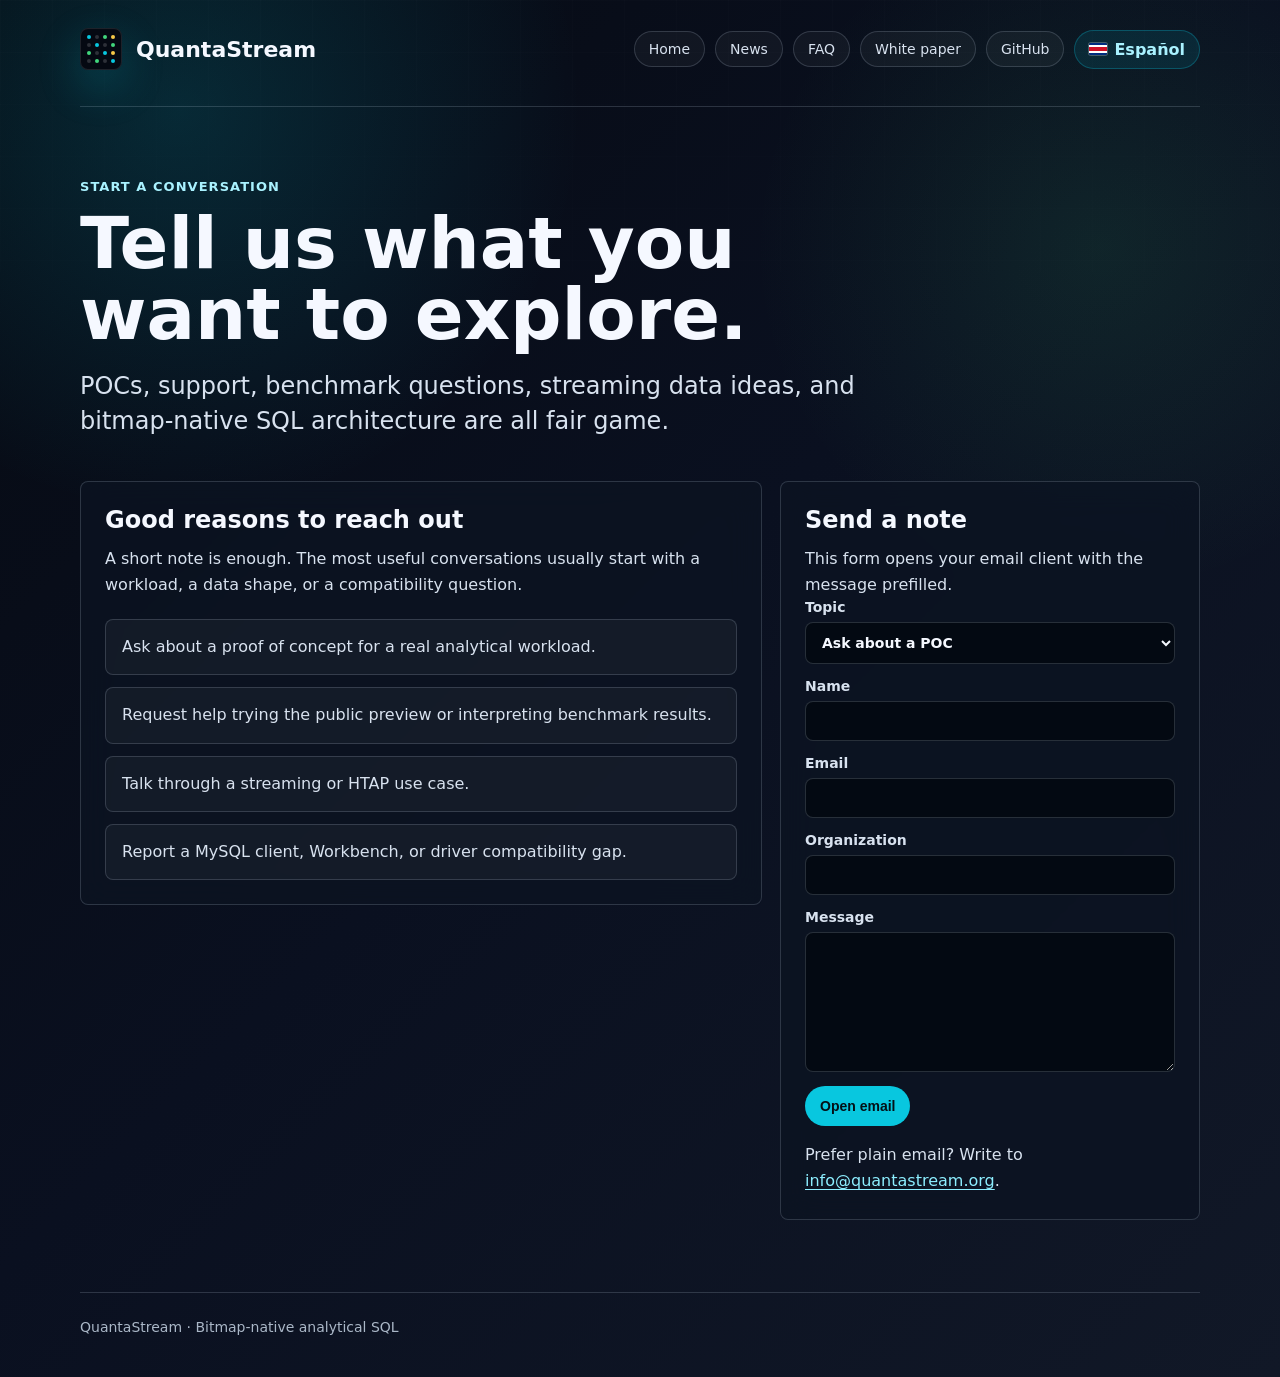
<file: contact.html>
<!doctype html>
<html lang="en">
<head>
  <meta charset="utf-8">
  <meta name="viewport" content="width=device-width, initial-scale=1">
  <title>Start a Conversation | QuantaStream</title>
  <meta name="description" content="Start a conversation with QuantaStream about a POC, support, benchmarks, streaming data, or bitmap-native SQL.">
  <link rel="stylesheet" href="assets/page-shell.css">
</head>
<body>
  <div class="shell">
    <header>
      <a class="brand" href="index.html" data-localized-link aria-label="QuantaStream home">
        <span class="mark" aria-hidden="true">
          <span class="bit on"></span><span class="bit"></span><span class="bit on"></span><span class="bit on"></span>
          <span class="bit"></span><span class="bit on"></span><span class="bit"></span><span class="bit on"></span>
          <span class="bit on"></span><span class="bit"></span><span class="bit on"></span><span class="bit on"></span>
          <span class="bit"></span><span class="bit on"></span><span class="bit"></span><span class="bit on"></span>
        </span>
        <span>QuantaStream</span>
      </a>
      <nav class="top-actions" aria-label="Primary navigation">
        <a class="pill" href="index.html" data-localized-link data-i18n="homeLink">Home</a>
        <a class="pill" href="news.html" data-localized-link data-i18n="newsLink">News</a>
        <a class="pill" href="faq.html" data-localized-link data-i18n="faqLink">FAQ</a>
        <a class="pill" href="whitepaper.html" data-localized-link data-i18n="whitepaperLink">White paper</a>
        <a class="pill" href="https://github.com/QuantaStream/quantastream">GitHub</a>
        <button class="lang-toggle" type="button" data-lang-toggle aria-label="Cambiar idioma a español"><span class="flag-icon flag-cr" aria-hidden="true"></span><span>Español</span></button>
      </nav>
    </header>

    <main>
      <section class="hero">
        <p class="kicker" data-i18n="kicker">Start a conversation</p>
        <h1 data-i18n="title">Tell us what you want to explore.</h1>
        <p class="lede" data-i18n="lede">POCs, support, benchmark questions, streaming data ideas, and bitmap-native SQL architecture are all fair game.</p>
      </section>

      <section class="contact-layout">
        <div class="item">
          <h2 data-i18n="topicsTitle">Good reasons to reach out</h2>
          <p data-i18n="topicsIntro">A short note is enough. The most useful conversations usually start with a workload, a data shape, or a compatibility question.</p>
          <div class="topic-list" data-lang-panel="en">
            <p>Ask about a proof of concept for a real analytical workload.</p>
            <p>Request help trying the public preview or interpreting benchmark results.</p>
            <p>Talk through a streaming or HTAP use case.</p>
            <p>Report a MySQL client, Workbench, or driver compatibility gap.</p>
          </div>
          <div class="topic-list" data-lang-panel="es" hidden>
            <p>Preguntar por una prueba de concepto con una carga analítica real.</p>
            <p>Pedir ayuda para probar el public preview o interpretar benchmarks.</p>
            <p>Conversar sobre un caso de streaming o HTAP.</p>
            <p>Reportar una brecha de compatibilidad con clientes MySQL, Workbench o drivers.</p>
          </div>
        </div>

        <div class="item">
          <h2 data-i18n="formTitle">Send a note</h2>
          <p data-i18n="formIntro">This form opens your email client with the message prefilled.</p>
          <form id="contact-form">
            <label>
              <span data-i18n="topicLabel">Topic</span>
              <select name="topic" id="topic" required>
                <option value="POC" data-i18n="topicPoc">Ask about a POC</option>
                <option value="Support" data-i18n="topicSupport">Request support</option>
                <option value="Benchmarks" data-i18n="topicBenchmarks">Discuss benchmark results</option>
                <option value="Streaming" data-i18n="topicStreaming">Talk about streaming or HTAP</option>
                <option value="Compatibility" data-i18n="topicCompatibility">Report a compatibility gap</option>
                <option value="Other" data-i18n="topicOther">Something else</option>
              </select>
            </label>
            <label>
              <span data-i18n="nameLabel">Name</span>
              <input name="name" autocomplete="name" required>
            </label>
            <label>
              <span data-i18n="emailLabel">Email</span>
              <input name="email" type="email" autocomplete="email" required>
            </label>
            <label>
              <span data-i18n="orgLabel">Organization</span>
              <input name="organization" autocomplete="organization">
            </label>
            <label>
              <span data-i18n="messageLabel">Message</span>
              <textarea name="message" required></textarea>
            </label>
            <button class="button" type="submit" data-i18n="submitLabel">Open email</button>
          </form>
          <p style="margin-top: 16px;" data-i18n="directEmail">Prefer plain email? Write to <a href="mailto:info@quantastream.org">info@quantastream.org</a>.</p>
        </div>
      </section>
    </main>

    <footer data-i18n="footer">QuantaStream · Bitmap-native analytical SQL</footer>
  </div>

  <script>
    window.quantastreamPageTranslations = {
      en: {
        homeLink: "Home",
        newsLink: "News",
        faqLink: "FAQ",
        whitepaperLink: "White paper",
        kicker: "Start a conversation",
        title: "Tell us what you want to explore.",
        lede: "POCs, support, benchmark questions, streaming data ideas, and bitmap-native SQL architecture are all fair game.",
        topicsTitle: "Good reasons to reach out",
        topicsIntro: "A short note is enough. The most useful conversations usually start with a workload, a data shape, or a compatibility question.",
        formTitle: "Send a note",
        formIntro: "This form opens your email client with the message prefilled.",
        topicLabel: "Topic",
        topicPoc: "Ask about a POC",
        topicSupport: "Request support",
        topicBenchmarks: "Discuss benchmark results",
        topicStreaming: "Talk about streaming or HTAP",
        topicCompatibility: "Report a compatibility gap",
        topicOther: "Something else",
        nameLabel: "Name",
        emailLabel: "Email",
        orgLabel: "Organization",
        messageLabel: "Message",
        submitLabel: "Open email",
        directEmail: "Prefer plain email? Write to <a href=\"mailto:info@quantastream.org\">info@quantastream.org</a>.",
        footer: "QuantaStream · Bitmap-native analytical SQL",
        toggleLabel: "<span class=\"flag-icon flag-cr\" aria-hidden=\"true\"></span><span>Español</span>",
        toggleAria: "Cambiar idioma a español"
      },
      es: {
        homeLink: "Inicio",
        newsLink: "Noticias",
        faqLink: "FAQ",
        whitepaperLink: "White paper",
        kicker: "Iniciar una conversación",
        title: "Cuéntanos qué quieres explorar.",
        lede: "POCs, soporte, preguntas sobre benchmarks, ideas de streaming y arquitectura SQL nativa de bitmaps: todo entra.",
        topicsTitle: "Buenos motivos para escribir",
        topicsIntro: "Una nota breve alcanza. Las conversaciones más útiles suelen empezar con una carga de trabajo, una forma de datos o una pregunta de compatibilidad.",
        formTitle: "Enviar una nota",
        formIntro: "Este formulario abre tu cliente de correo con el mensaje preparado.",
        topicLabel: "Tema",
        topicPoc: "Preguntar por un POC",
        topicSupport: "Solicitar soporte",
        topicBenchmarks: "Conversar sobre benchmarks",
        topicStreaming: "Hablar de streaming o HTAP",
        topicCompatibility: "Reportar una brecha de compatibilidad",
        topicOther: "Otro tema",
        nameLabel: "Nombre",
        emailLabel: "Email",
        orgLabel: "Organización",
        messageLabel: "Mensaje",
        submitLabel: "Abrir email",
        directEmail: "¿Prefieres email directo? Escribe a <a href=\"mailto:info@quantastream.org\">info@quantastream.org</a>.",
        footer: "QuantaStream · SQL analítico nativo de bitmaps",
        toggleLabel: "<span class=\"flag-icon flag-us\" aria-hidden=\"true\"></span><span>English</span>",
        toggleAria: "Switch language to English"
      }
    };

    const mailText = {
      en: {
        subject: "QuantaStream conversation",
        name: "Name",
        email: "Email",
        organization: "Organization",
        topic: "Topic",
        message: "Message"
      },
      es: {
        subject: "Conversación sobre QuantaStream",
        name: "Nombre",
        email: "Email",
        organization: "Organización",
        topic: "Tema",
        message: "Mensaje"
      }
    };

    document.getElementById("contact-form").addEventListener("submit", (event) => {
      event.preventDefault();
      const form = event.currentTarget;
      const language = document.documentElement.lang === "es" ? "es" : "en";
      const text = mailText[language];
      const topic = form.topic.options[form.topic.selectedIndex].text;
      const subject = `${text.subject}: ${topic}`;
      const body = [
        `${text.name}: ${form.name.value}`,
        `${text.email}: ${form.email.value}`,
        `${text.organization}: ${form.organization.value || "-"}`,
        `${text.topic}: ${topic}`,
        "",
        `${text.message}:`,
        form.message.value
      ].join("\n");
      window.location.href = `mailto:info@quantastream.org?subject=${encodeURIComponent(subject)}&body=${encodeURIComponent(body)}`;
    });
  </script>
  <script src="assets/page-common.js"></script>
</body>
</html>
</file>
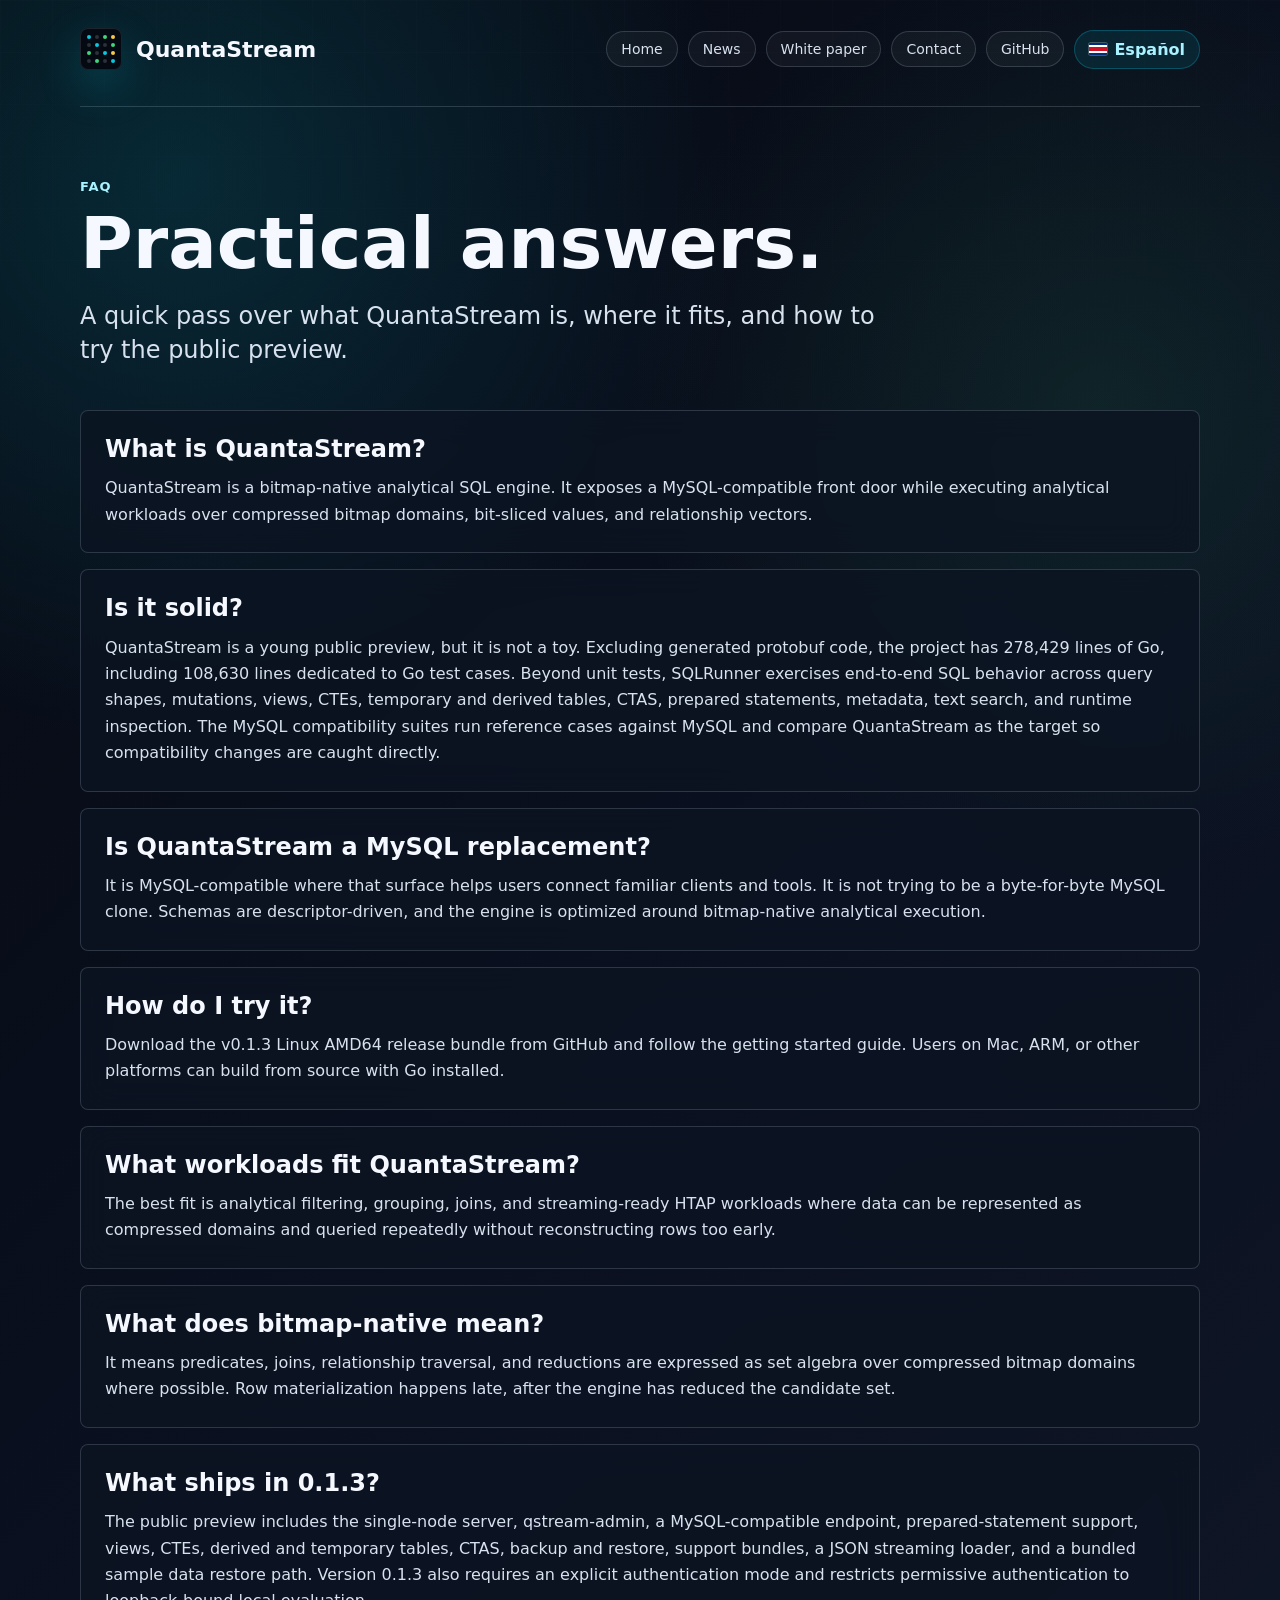
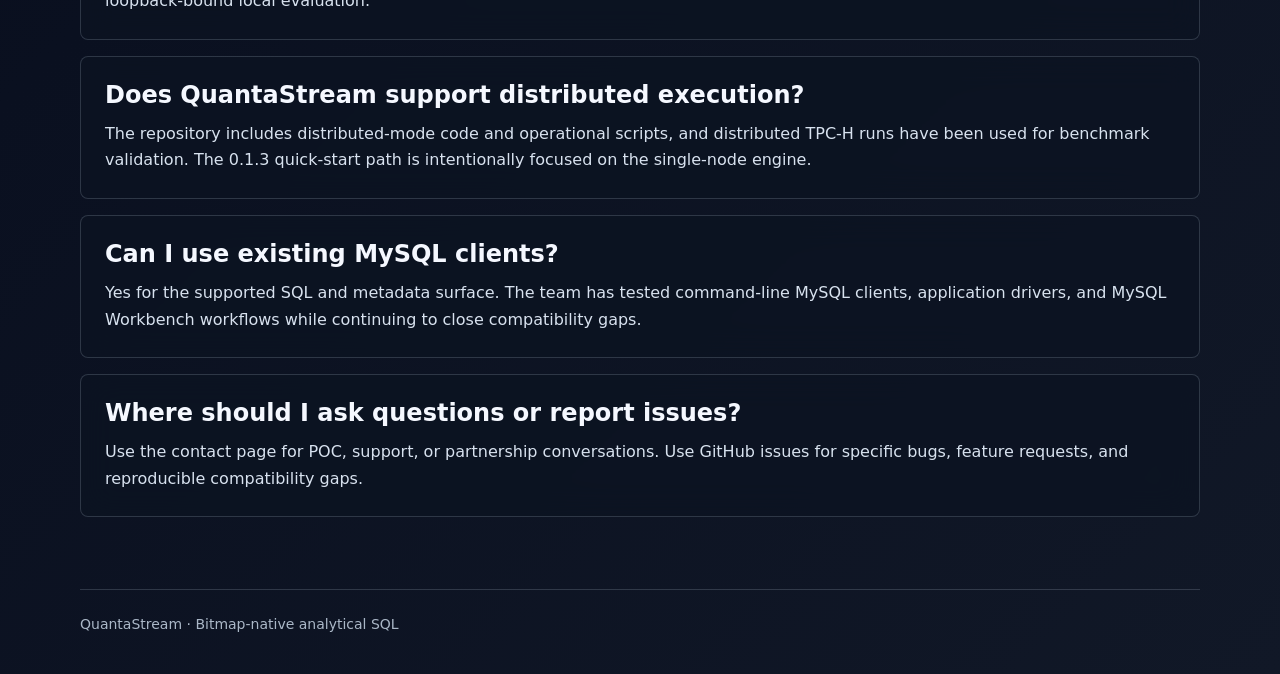
<file: faq.html>
<!doctype html>
<html lang="en">
<head>
  <meta charset="utf-8">
  <meta name="viewport" content="width=device-width, initial-scale=1">
  <title>FAQ | QuantaStream</title>
  <meta name="description" content="Frequently asked questions about QuantaStream, the bitmap-native analytical SQL engine.">
  <link rel="stylesheet" href="assets/page-shell.css">
</head>
<body>
  <div class="shell">
    <header>
      <a class="brand" href="index.html" data-localized-link aria-label="QuantaStream home">
        <span class="mark" aria-hidden="true">
          <span class="bit on"></span><span class="bit"></span><span class="bit on"></span><span class="bit on"></span>
          <span class="bit"></span><span class="bit on"></span><span class="bit"></span><span class="bit on"></span>
          <span class="bit on"></span><span class="bit"></span><span class="bit on"></span><span class="bit on"></span>
          <span class="bit"></span><span class="bit on"></span><span class="bit"></span><span class="bit on"></span>
        </span>
        <span>QuantaStream</span>
      </a>
      <nav class="top-actions" aria-label="Primary navigation">
        <a class="pill" href="index.html" data-localized-link data-i18n="homeLink">Home</a>
        <a class="pill" href="news.html" data-localized-link data-i18n="newsLink">News</a>
        <a class="pill" href="whitepaper.html" data-localized-link data-i18n="whitepaperLink">White paper</a>
        <a class="pill" href="contact.html" data-localized-link data-i18n="contactLink">Contact</a>
        <a class="pill" href="https://github.com/QuantaStream/quantastream">GitHub</a>
        <button class="lang-toggle" type="button" data-lang-toggle aria-label="Cambiar idioma a español"><span class="flag-icon flag-cr" aria-hidden="true"></span><span>Español</span></button>
      </nav>
    </header>

    <main>
      <section class="hero">
        <p class="kicker" data-i18n="kicker">FAQ</p>
        <h1 data-i18n="title">Practical answers.</h1>
        <p class="lede" data-i18n="lede">A quick pass over what QuantaStream is, where it fits, and how to try the public preview.</p>
      </section>

      <section class="grid" id="faq-list" aria-live="polite"></section>
    </main>

    <footer data-i18n="footer">QuantaStream · Bitmap-native analytical SQL</footer>
  </div>

  <script src="assets/faq-data.js"></script>
  <script>
    window.quantastreamPageTranslations = {
      en: {
        homeLink: "Home",
        newsLink: "News",
        whitepaperLink: "White paper",
        contactLink: "Contact",
        kicker: "FAQ",
        title: "Practical answers.",
        lede: "A quick pass over what QuantaStream is, where it fits, and how to try the public preview.",
        footer: "QuantaStream · Bitmap-native analytical SQL",
        toggleLabel: "<span class=\"flag-icon flag-cr\" aria-hidden=\"true\"></span><span>Español</span>",
        toggleAria: "Cambiar idioma a español"
      },
      es: {
        homeLink: "Inicio",
        newsLink: "Noticias",
        whitepaperLink: "White paper",
        contactLink: "Contacto",
        kicker: "FAQ",
        title: "Respuestas prácticas.",
        lede: "Un repaso rápido de qué es QuantaStream, dónde encaja y cómo probar el public preview.",
        footer: "QuantaStream · SQL analítico nativo de bitmaps",
        toggleLabel: "<span class=\"flag-icon flag-us\" aria-hidden=\"true\"></span><span>English</span>",
        toggleAria: "Switch language to English"
      }
    };

    window.renderPageContent = function renderPageContent(language) {
      const list = document.getElementById("faq-list");
      const entries = (window.quantastreamFaq && window.quantastreamFaq[language]) || window.quantastreamFaq.en;
      list.innerHTML = entries.map((entry) => `
        <article class="item">
          <h2>${entry.question}</h2>
          <p>${entry.answer}</p>
        </article>
      `).join("");
    };
  </script>
  <script src="assets/page-common.js"></script>
</body>
</html>
</file>
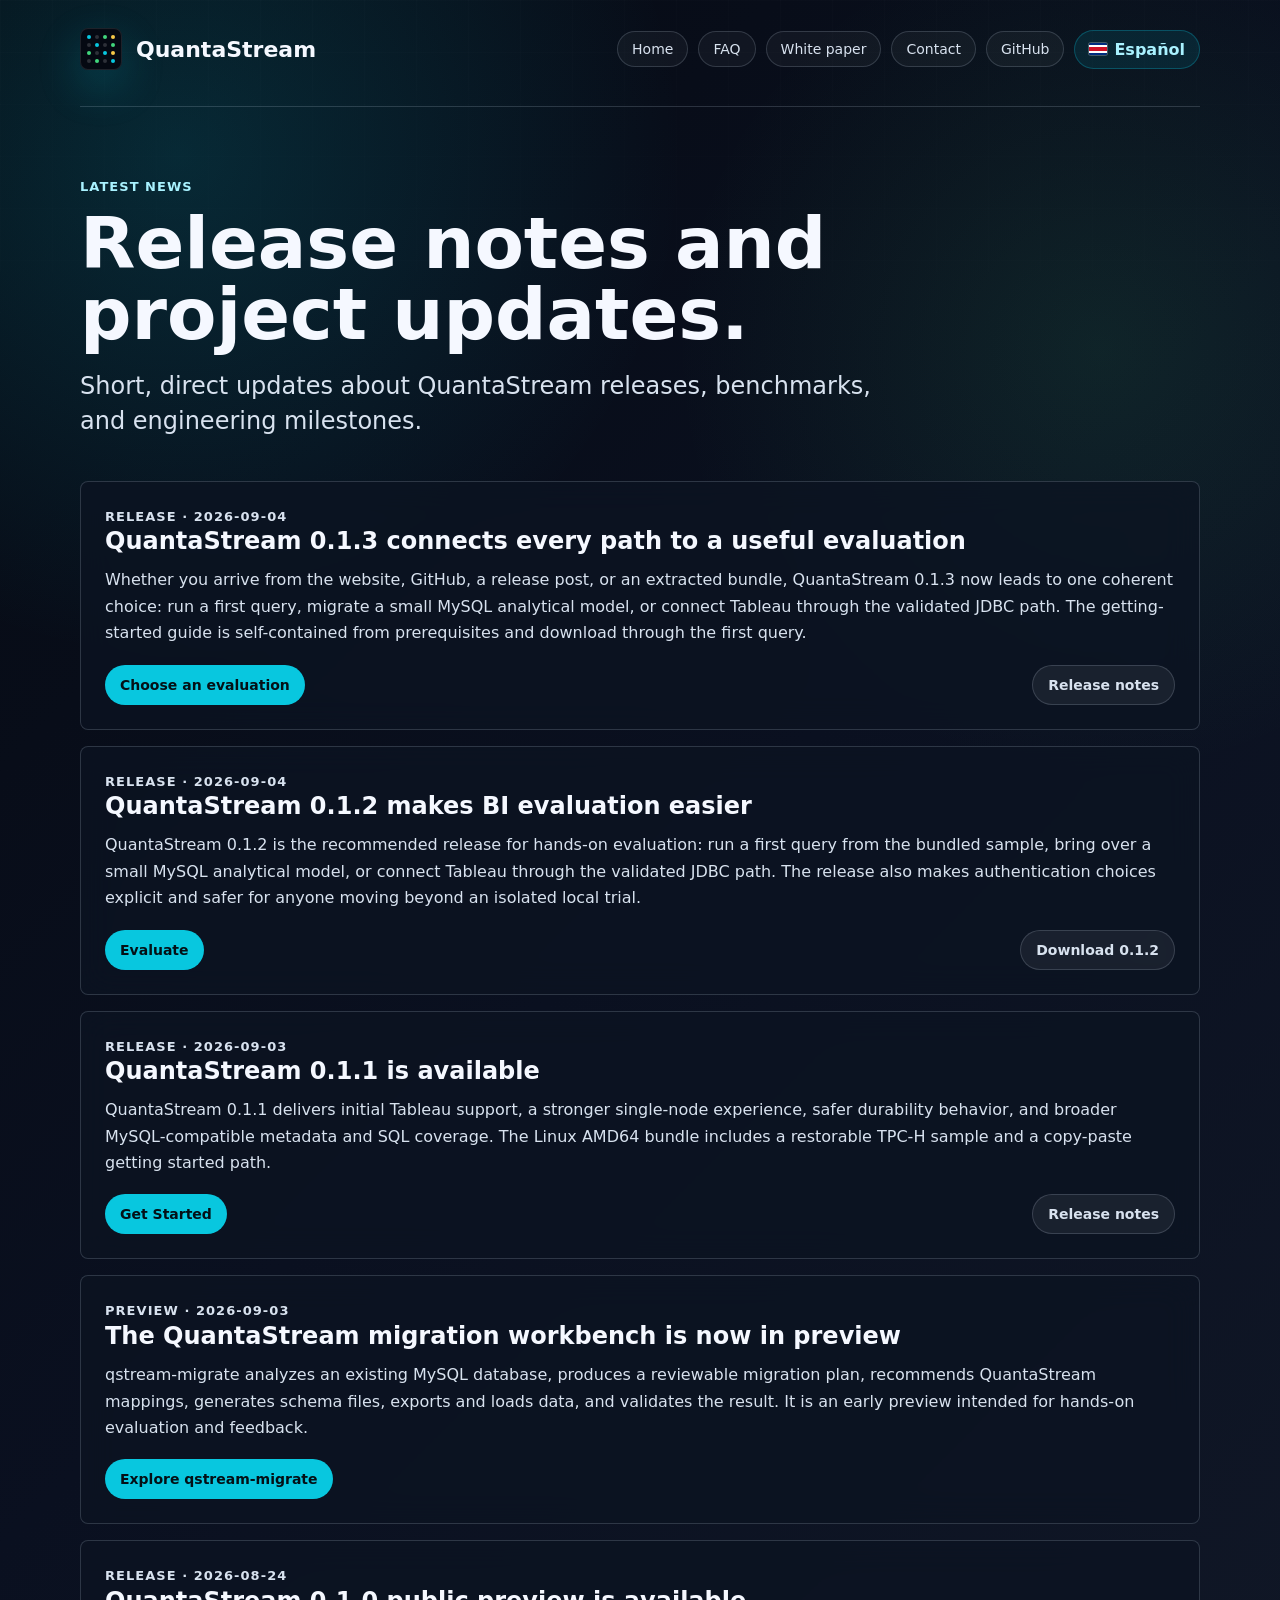
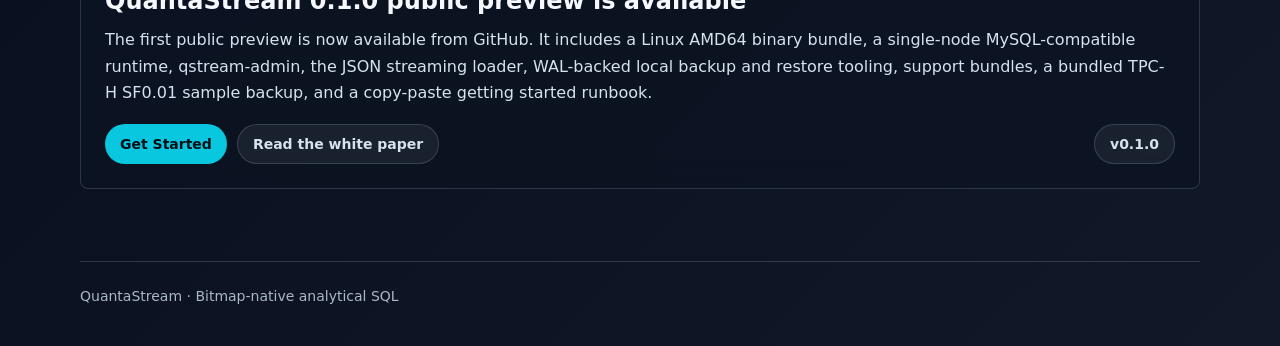
<file: news.html>
<!doctype html>
<html lang="en">
<head>
  <meta charset="utf-8">
  <meta name="viewport" content="width=device-width, initial-scale=1">
  <title>Latest News | QuantaStream</title>
  <meta name="description" content="Latest QuantaStream release notes, project updates, and benchmark news.">
  <link rel="stylesheet" href="assets/page-shell.css">
</head>
<body>
  <div class="shell">
    <header>
      <a class="brand" href="index.html" data-localized-link aria-label="QuantaStream home">
        <span class="mark" aria-hidden="true">
          <span class="bit on"></span><span class="bit"></span><span class="bit on"></span><span class="bit on"></span>
          <span class="bit"></span><span class="bit on"></span><span class="bit"></span><span class="bit on"></span>
          <span class="bit on"></span><span class="bit"></span><span class="bit on"></span><span class="bit on"></span>
          <span class="bit"></span><span class="bit on"></span><span class="bit"></span><span class="bit on"></span>
        </span>
        <span>QuantaStream</span>
      </a>
      <nav class="top-actions" aria-label="Primary navigation">
        <a class="pill" href="index.html" data-localized-link data-i18n="homeLink">Home</a>
        <a class="pill" href="faq.html" data-localized-link data-i18n="faqLink">FAQ</a>
        <a class="pill" href="whitepaper.html" data-localized-link data-i18n="whitepaperLink">White paper</a>
        <a class="pill" href="contact.html" data-localized-link data-i18n="contactLink">Contact</a>
        <a class="pill" href="https://github.com/QuantaStream/quantastream">GitHub</a>
        <button class="lang-toggle" type="button" data-lang-toggle aria-label="Cambiar idioma a español"><span class="flag-icon flag-cr" aria-hidden="true"></span><span>Español</span></button>
      </nav>
    </header>

    <main>
      <section class="hero">
        <p class="kicker" data-i18n="kicker">Latest news</p>
        <h1 data-i18n="title">Release notes and project updates.</h1>
        <p class="lede" data-i18n="lede">Short, direct updates about QuantaStream releases, benchmarks, and engineering milestones.</p>
      </section>

      <section class="grid" id="news-list" aria-live="polite"></section>
    </main>

    <footer data-i18n="footer">QuantaStream · Bitmap-native analytical SQL</footer>
  </div>

  <script src="assets/news-data.js"></script>
  <script>
    window.quantastreamPageTranslations = {
      en: {
        homeLink: "Home",
        faqLink: "FAQ",
        whitepaperLink: "White paper",
        contactLink: "Contact",
        kicker: "Latest news",
        title: "Release notes and project updates.",
        lede: "Short, direct updates about QuantaStream releases, benchmarks, and engineering milestones.",
        footer: "QuantaStream · Bitmap-native analytical SQL",
        toggleLabel: "<span class=\"flag-icon flag-cr\" aria-hidden=\"true\"></span><span>Español</span>",
        toggleAria: "Cambiar idioma a español"
      },
      es: {
        homeLink: "Inicio",
        faqLink: "FAQ",
        whitepaperLink: "White paper",
        contactLink: "Contacto",
        kicker: "Noticias",
        title: "Lanzamientos y avances del proyecto.",
        lede: "Actualizaciones breves y directas sobre releases, benchmarks e hitos de ingeniería de QuantaStream.",
        footer: "QuantaStream · SQL analítico nativo de bitmaps",
        toggleLabel: "<span class=\"flag-icon flag-us\" aria-hidden=\"true\"></span><span>English</span>",
        toggleAria: "Switch language to English"
      }
    };

    function localizedHref(href, language) {
      if (!href || href.startsWith("http") || href.startsWith("mailto:") || href.startsWith("#")) {
        return href;
      }
      return `${href.split("?")[0]}?lang=${language}`;
    }

    window.renderPageContent = function renderPageContent(language) {
      const list = document.getElementById("news-list");
      const entries = (window.quantastreamNews && window.quantastreamNews[language]) || window.quantastreamNews.en;
      list.innerHTML = entries.map((entry) => {
        const links = entry.links.map((link) => {
          const classes = ["button"];
          if (link.style !== "primary") {
            classes.push("secondary");
          }
          if (link.align === "right") {
            classes.push("release-link");
          }
          return `
            <a class="${classes.join(" ")}" href="${localizedHref(link.href, language)}">${link.label}</a>
          `;
        }).join("");
        return `
          <article class="item">
            <p class="meta">${entry.label} · ${entry.date}</p>
            <h2>${entry.title}</h2>
            <p>${entry.summary}</p>
            <div class="link-row">${links}</div>
          </article>
        `;
      }).join("");
    };
  </script>
  <script src="assets/page-common.js"></script>
</body>
</html>
</file>
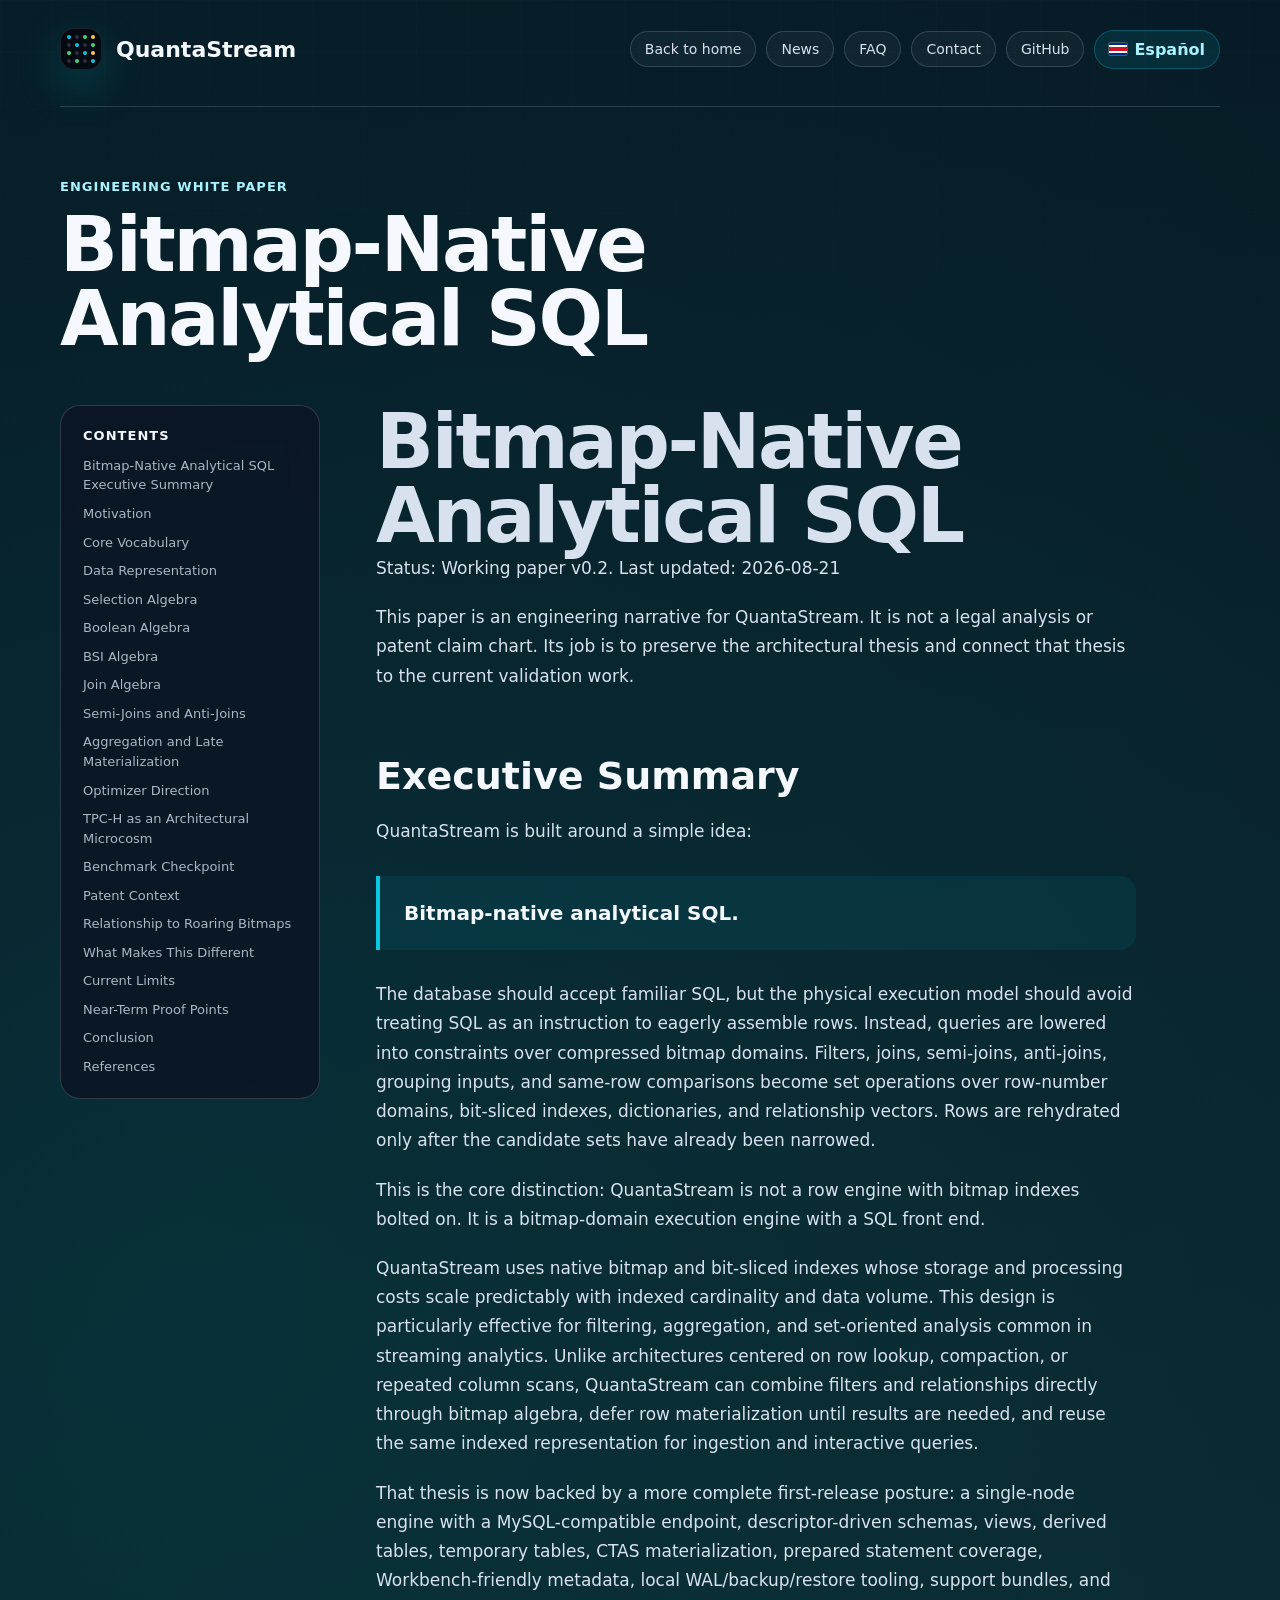
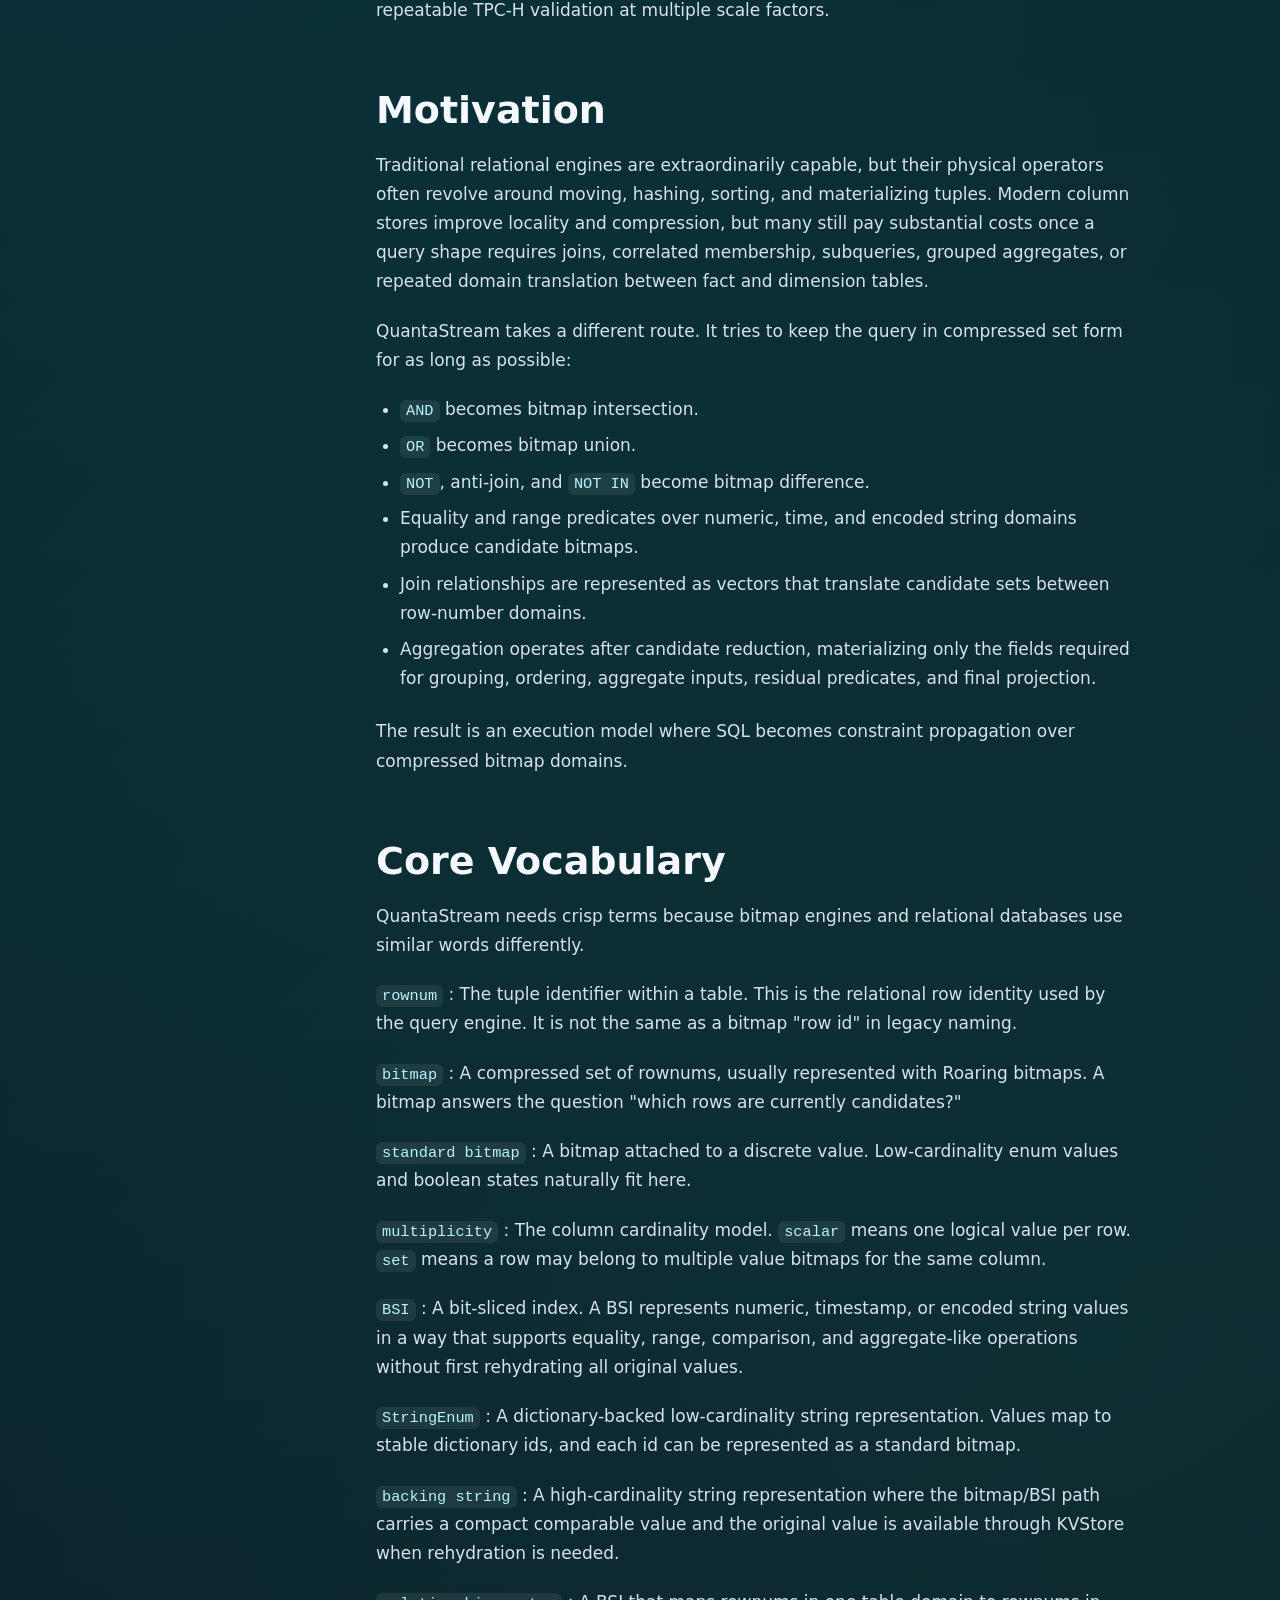
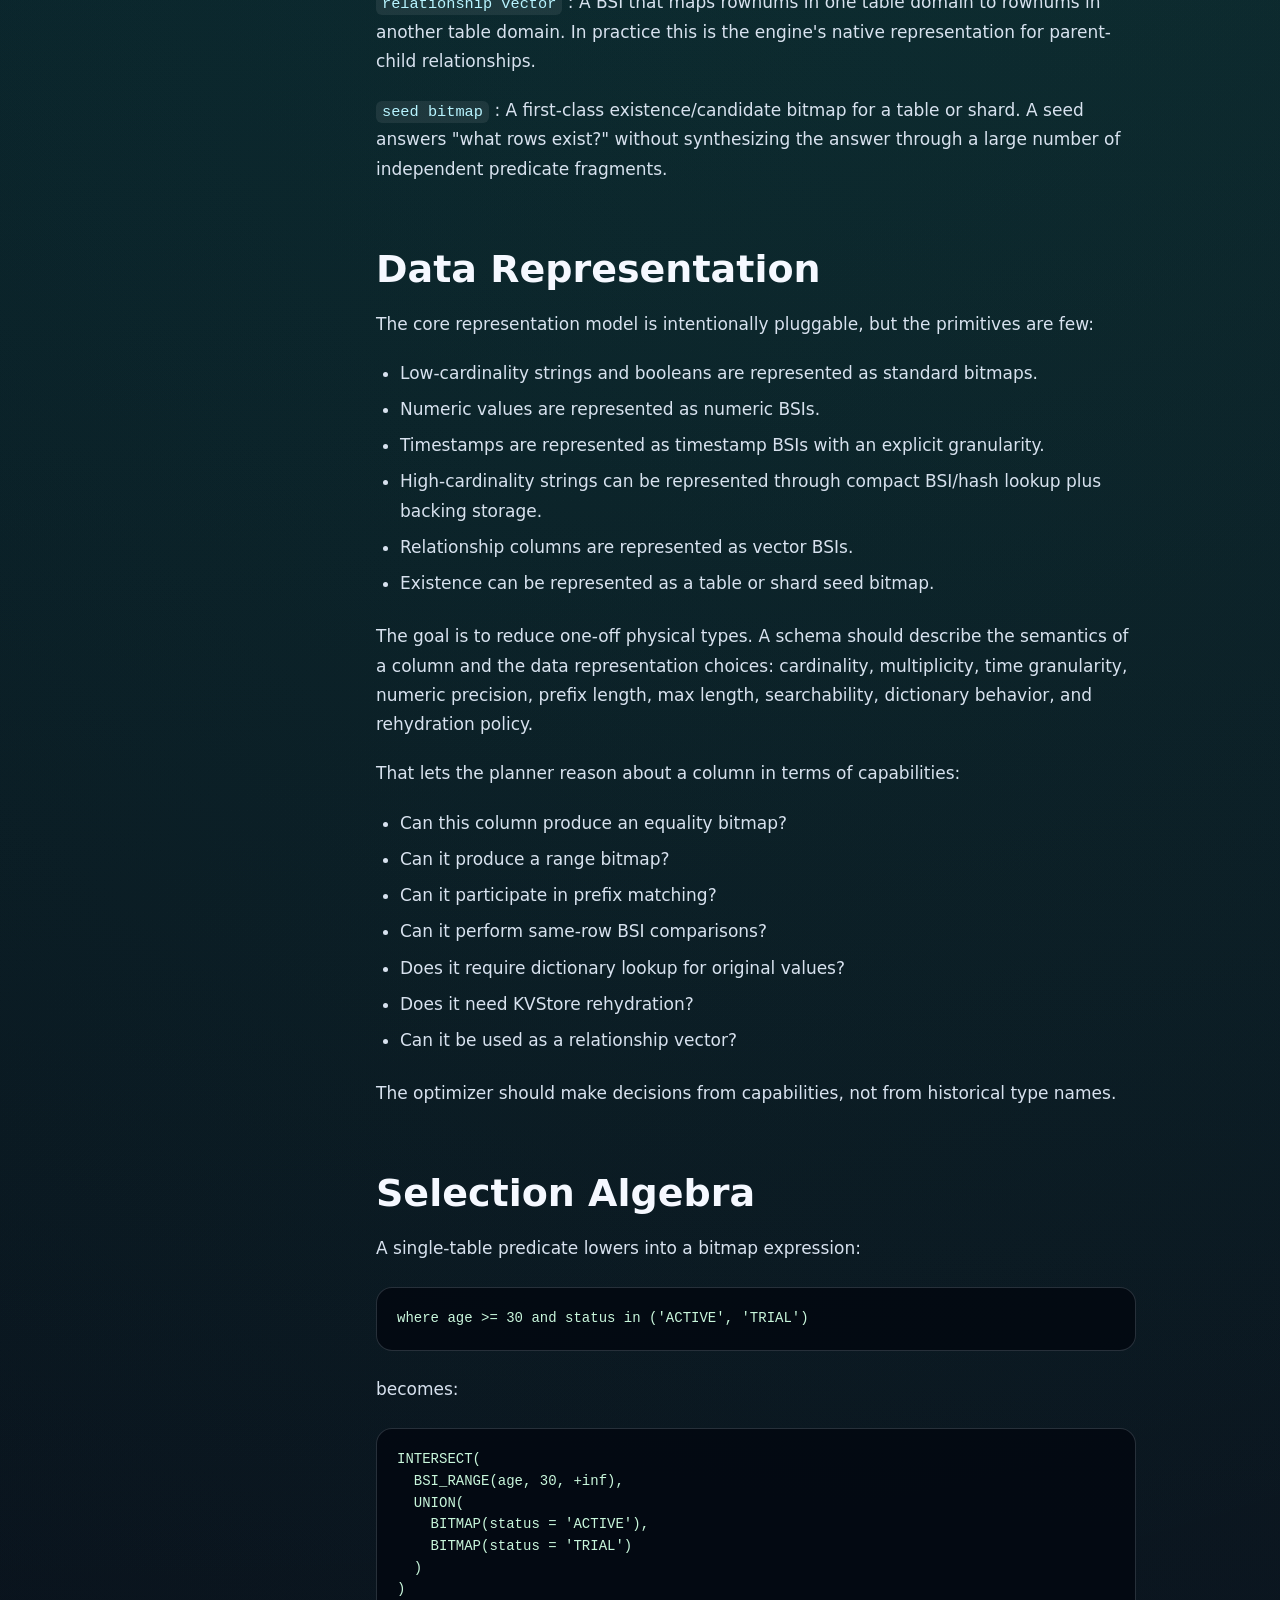
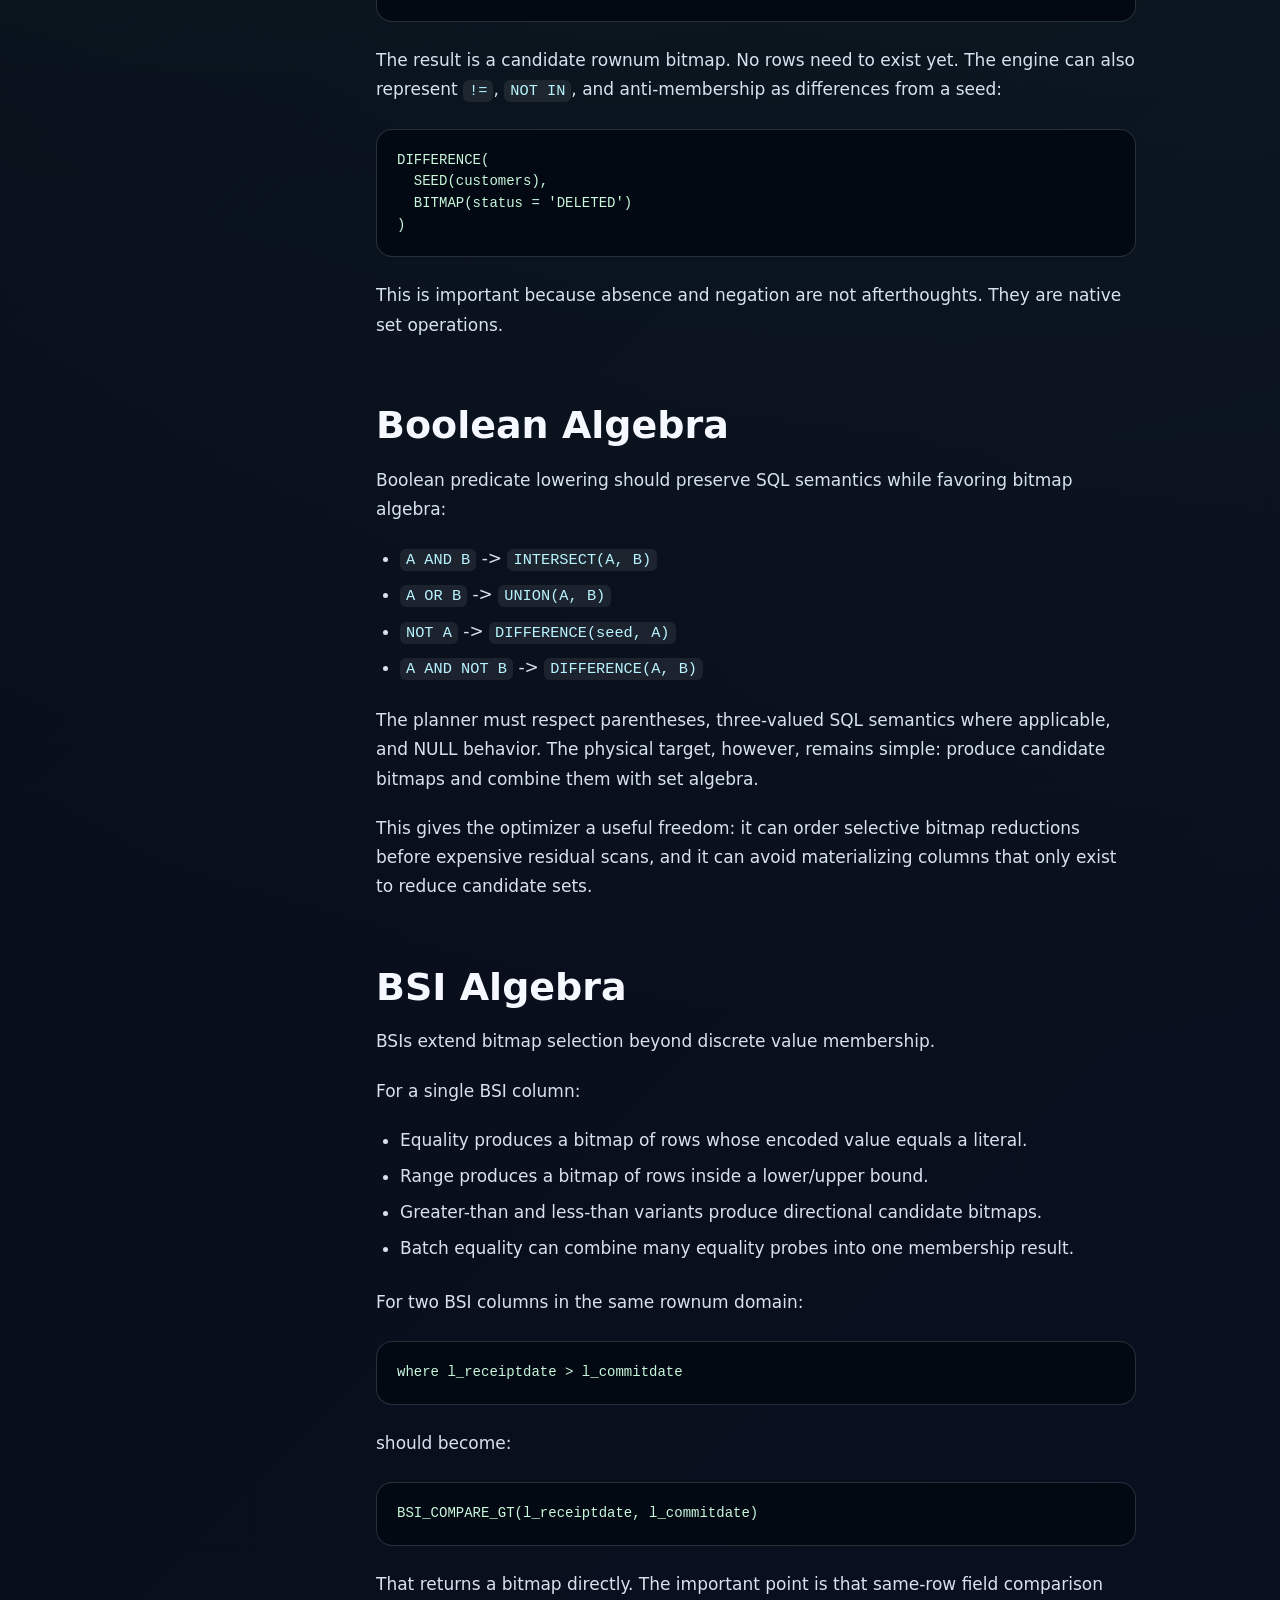
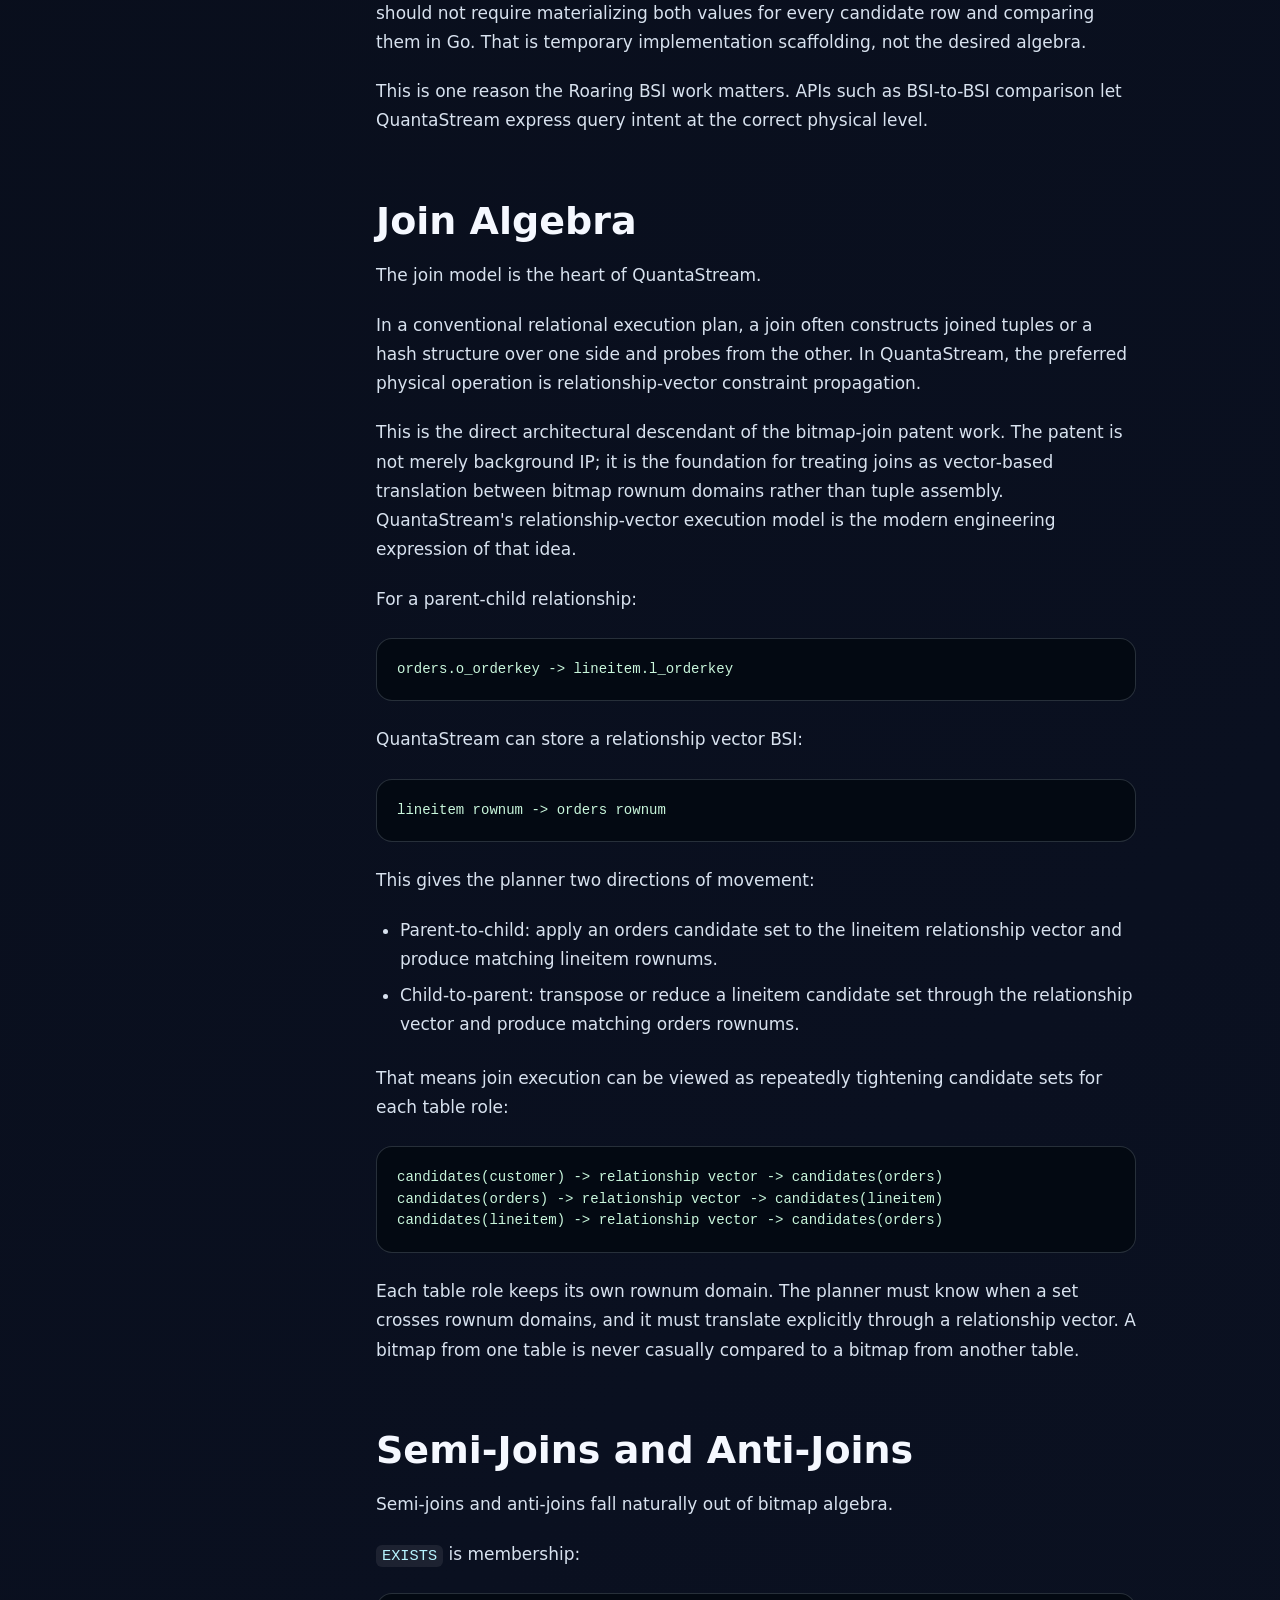
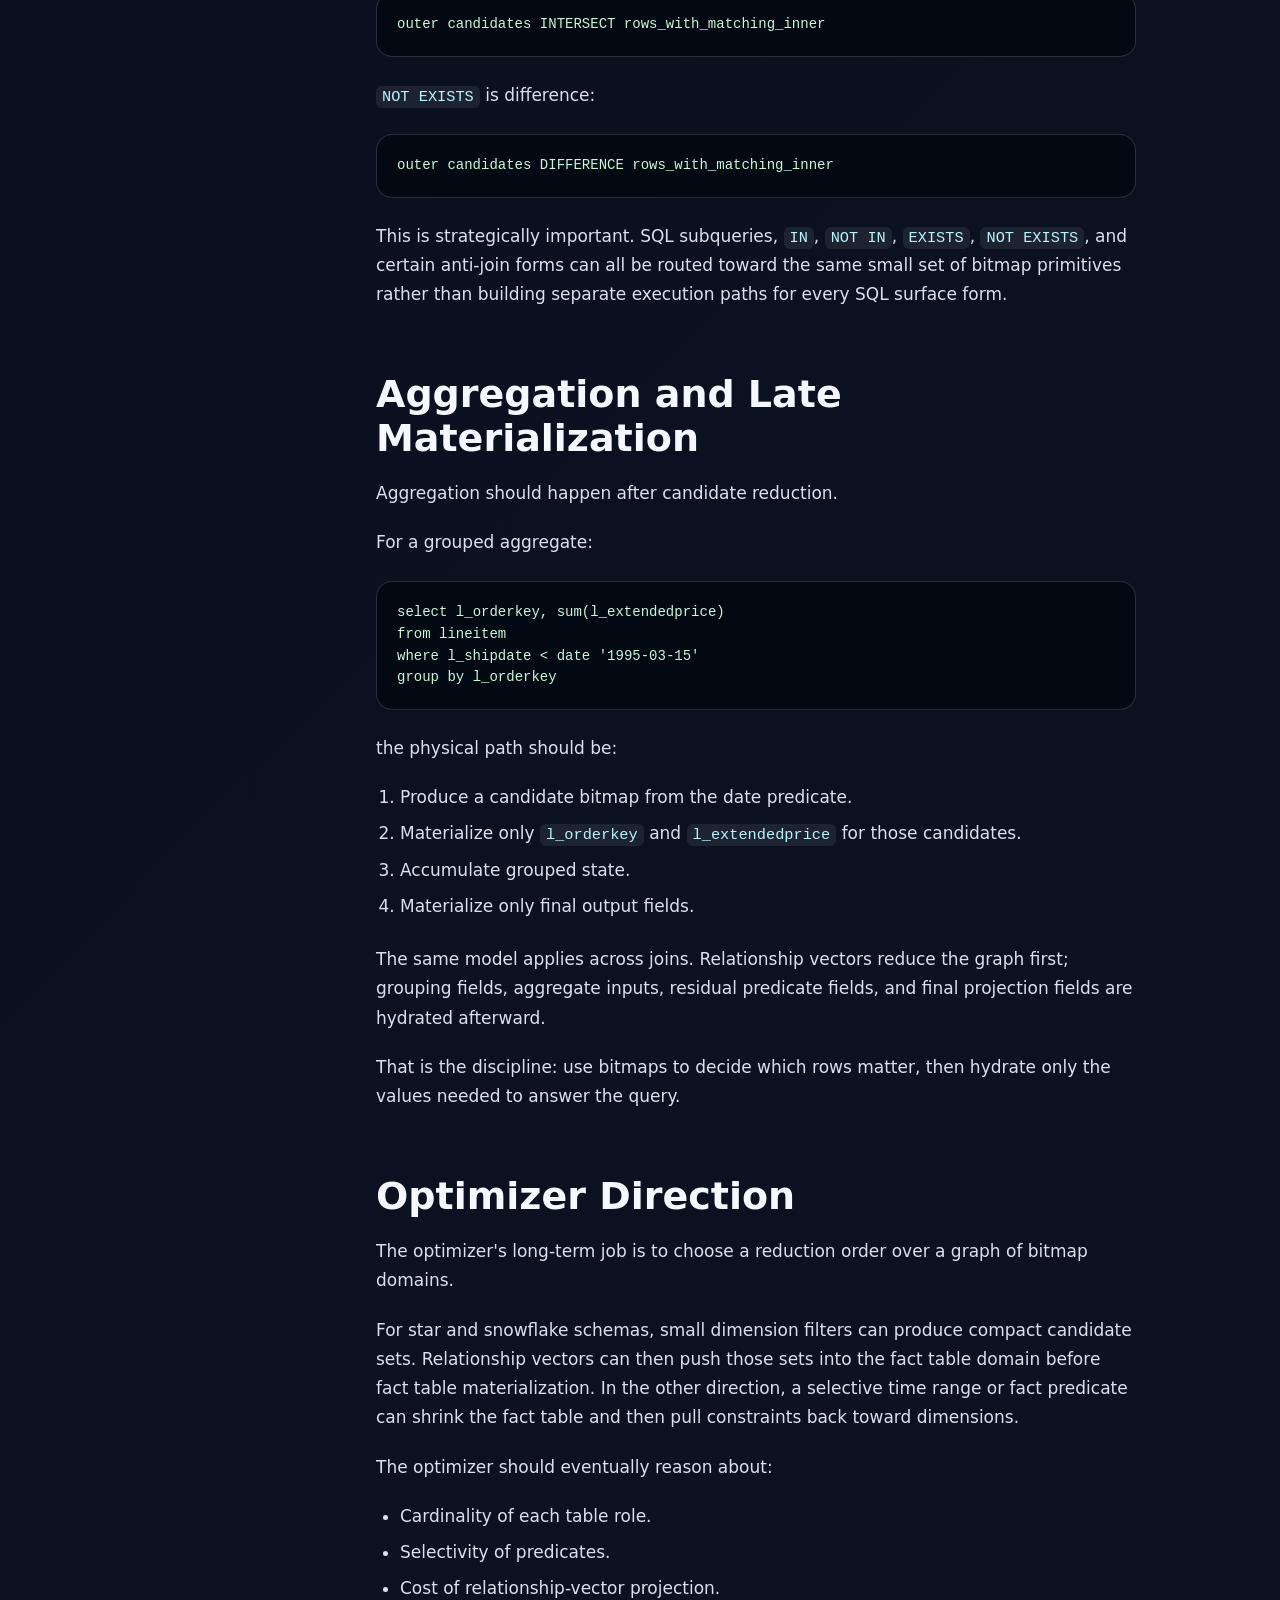
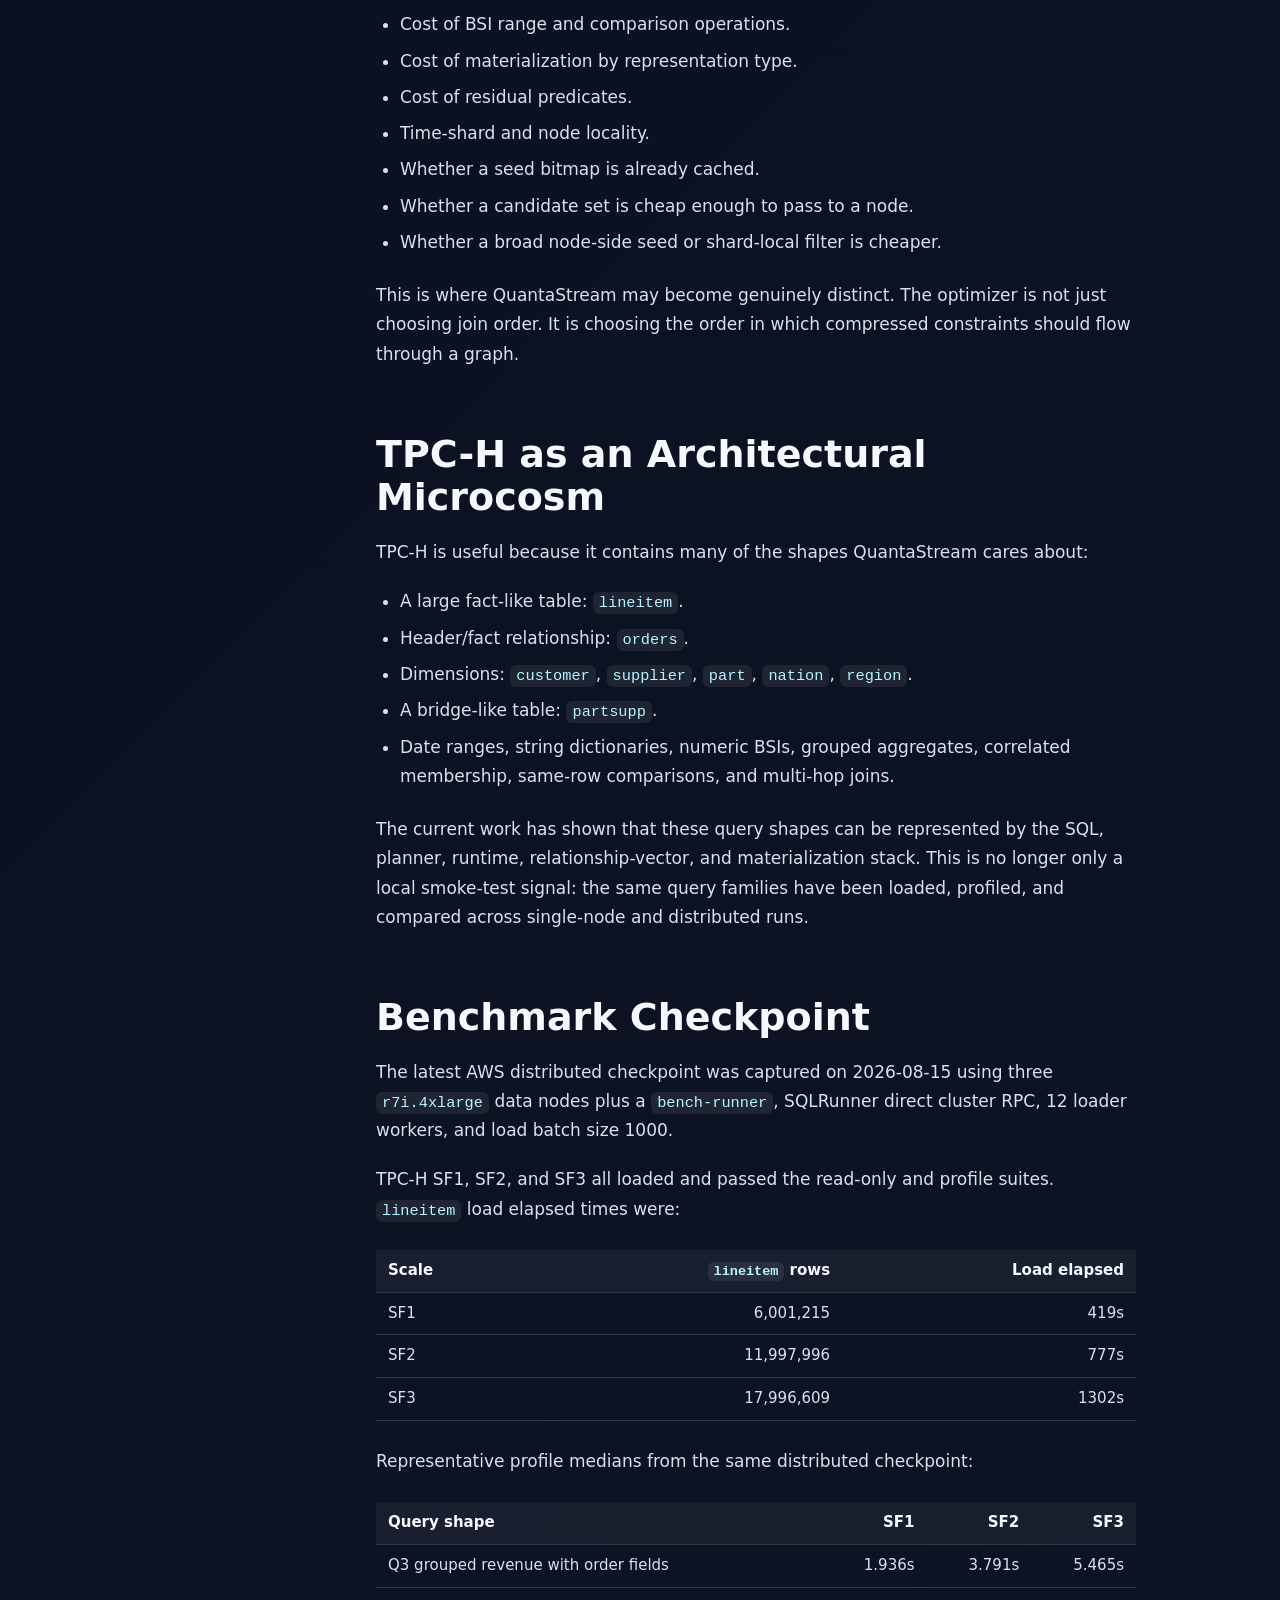
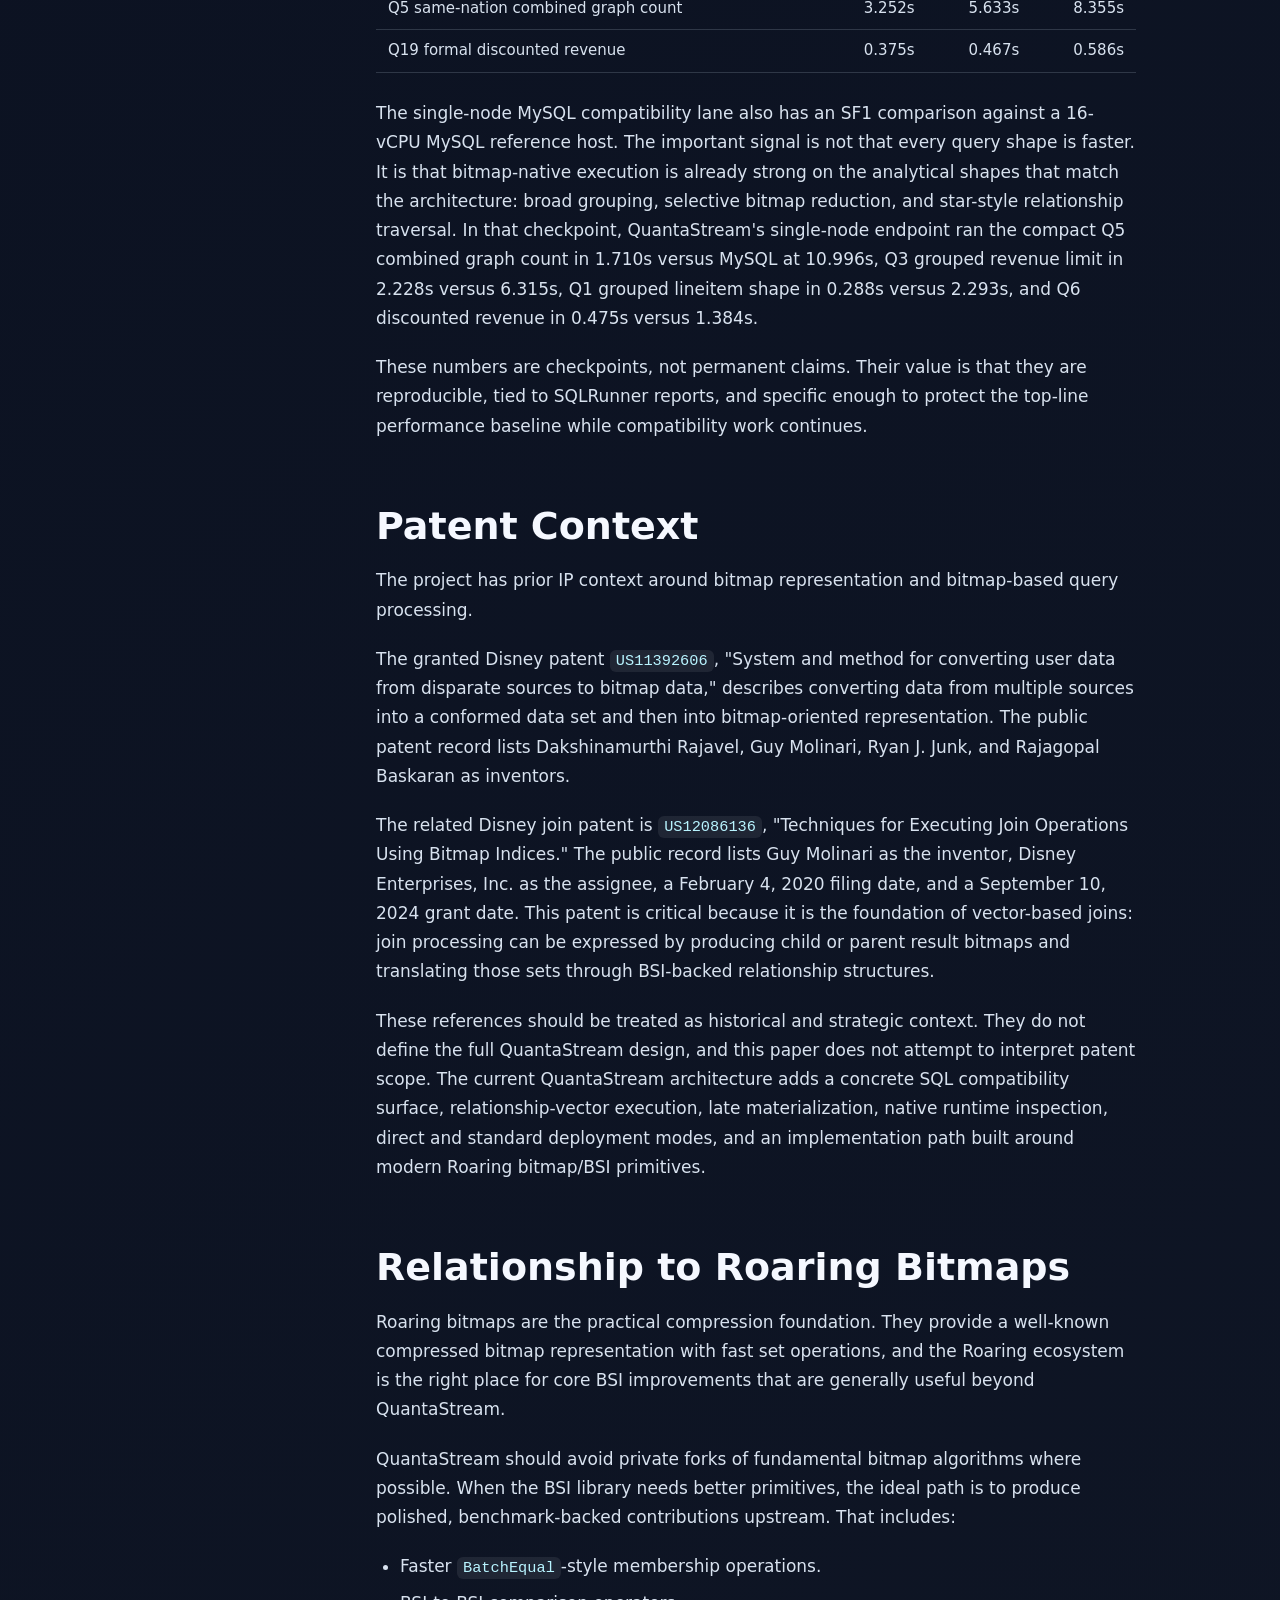
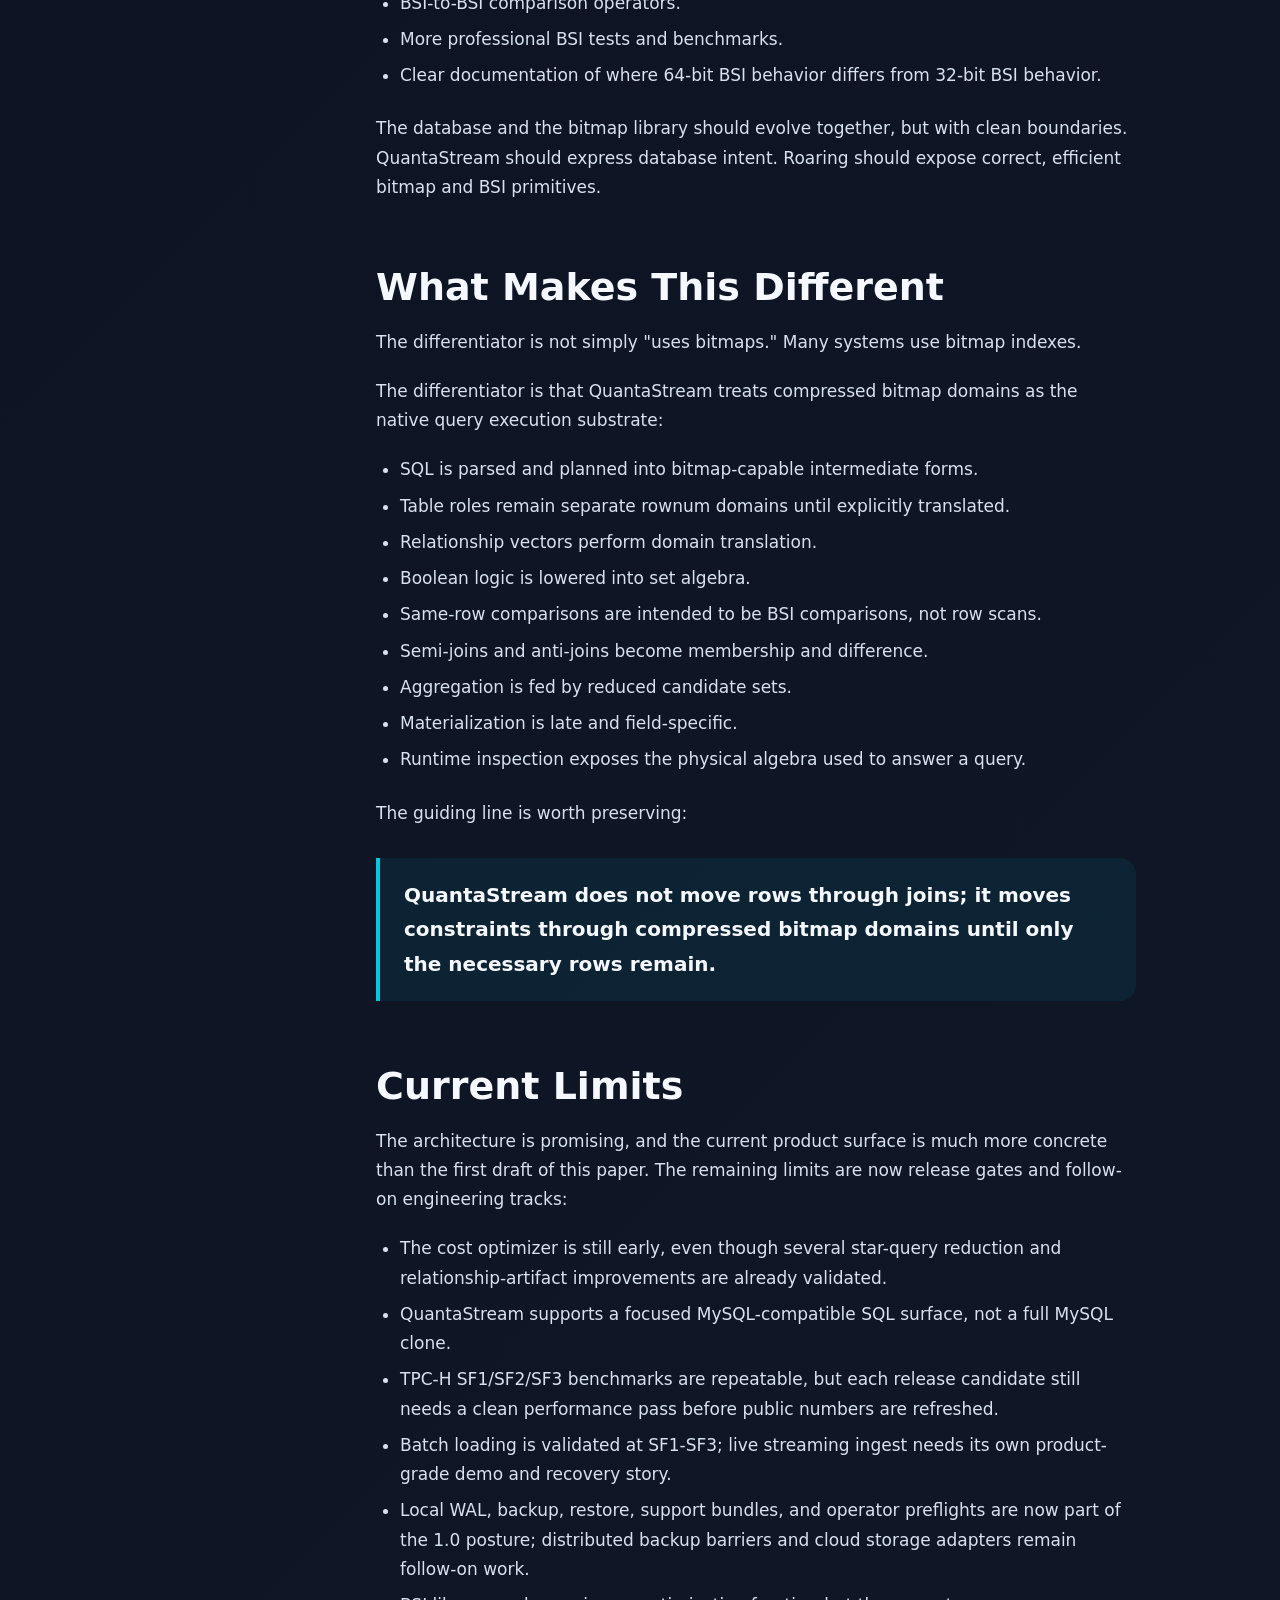
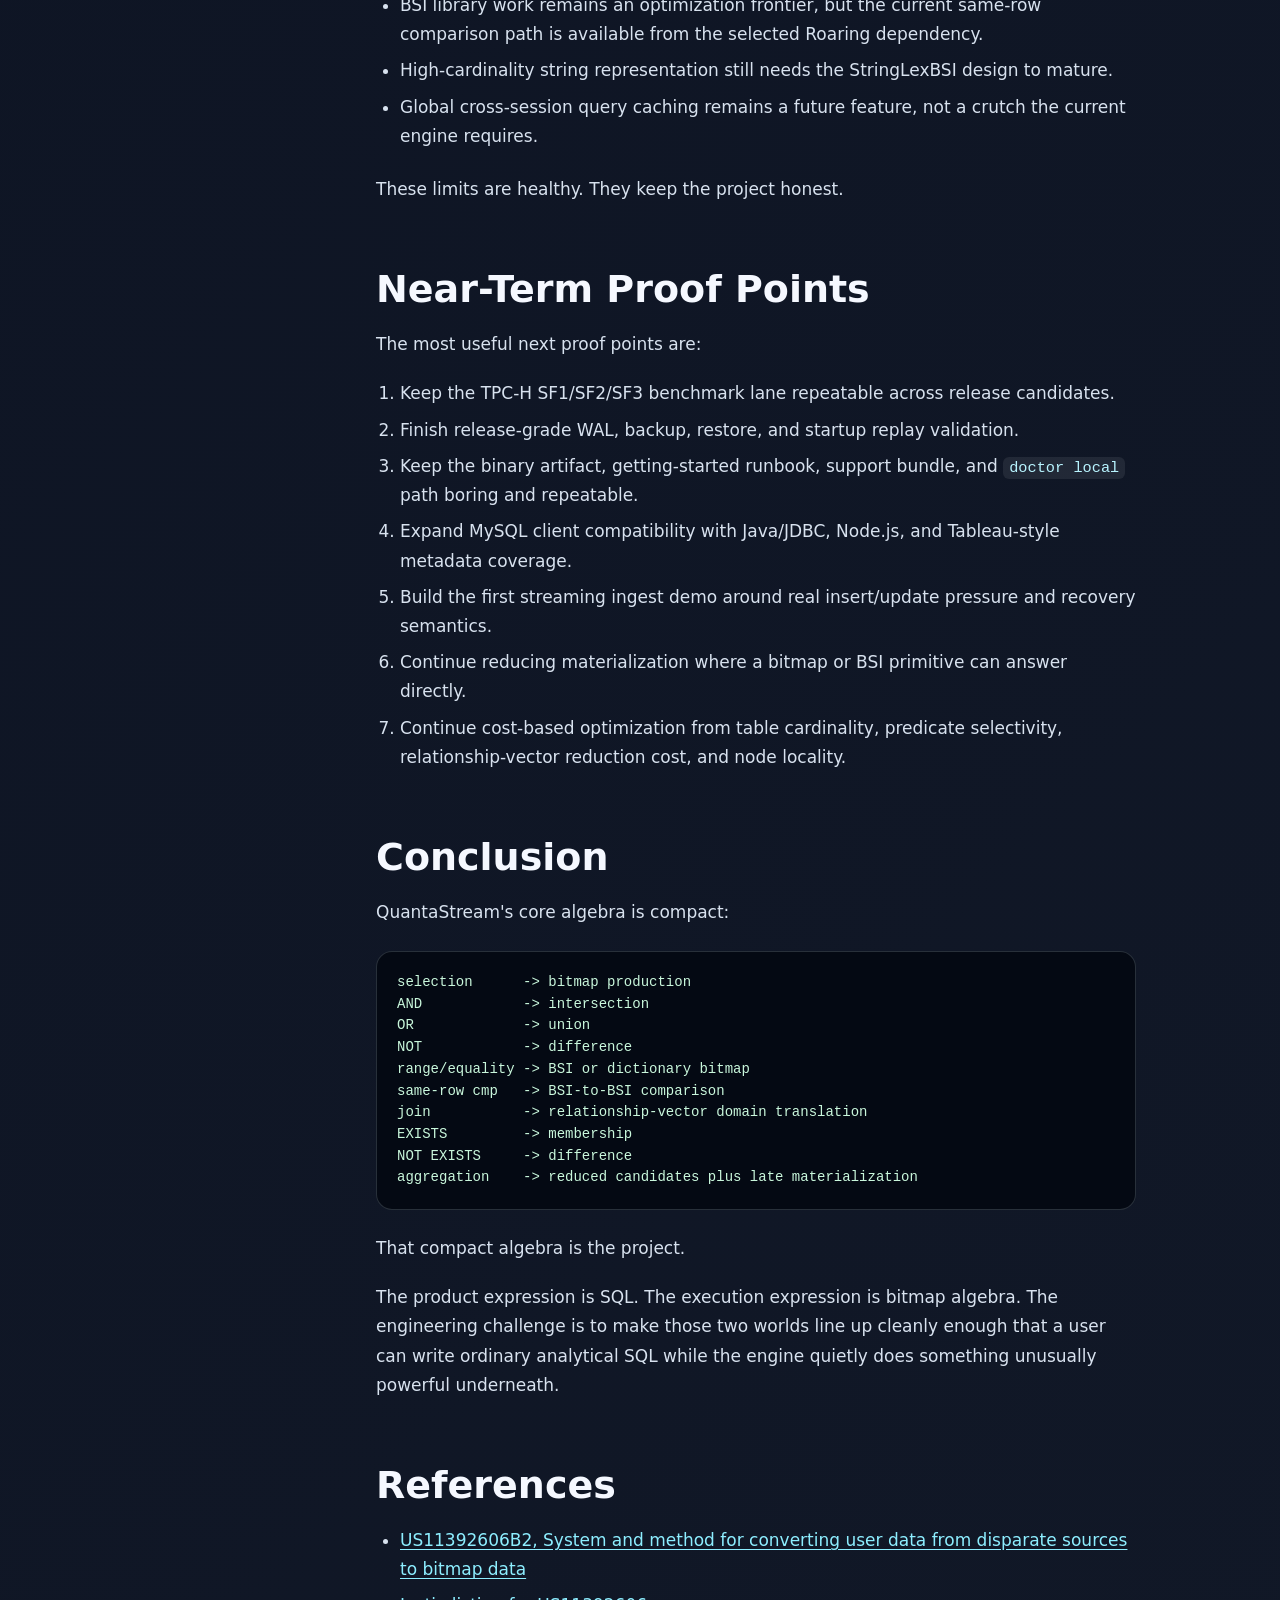
<file: whitepaper.html>
<!doctype html>
<html lang="en">
<head>
  <meta charset="utf-8">
  <meta name="viewport" content="width=device-width, initial-scale=1">
  <title>Bitmap-Native Analytical SQL | QuantaStream</title>
  <meta name="description" content="The engineering narrative and architectural thesis behind QuantaStream's bitmap-native analytical SQL engine.">
  <style>
    :root {
      color-scheme: dark;
      --ink: #f5f8ff;
      --muted: #aab7c7;
      --soft: #d8e2ef;
      --line: rgba(203, 218, 235, 0.18);
      --panel: rgba(12, 20, 34, 0.78);
      --cyan: #08c7df;
      --green: #41d67d;
      --gold: #f7c948;
    }
    * { box-sizing: border-box; }
    html { scroll-behavior: smooth; }
    body {
      margin: 0;
      color: var(--ink);
      font-family: Inter, ui-sans-serif, system-ui, -apple-system, BlinkMacSystemFont, "Segoe UI", sans-serif;
      background:
        radial-gradient(circle at 14% 8%, rgba(8, 199, 223, 0.16), transparent 24%),
        radial-gradient(circle at 86% 18%, rgba(65, 214, 125, 0.10), transparent 22%),
        linear-gradient(135deg, #060a12 0%, #0a1020 48%, #111827 100%);
    }
    body::before {
      content: "";
      position: fixed;
      inset: 0;
      pointer-events: none;
      background-image:
        linear-gradient(rgba(255, 255, 255, 0.025) 1px, transparent 1px),
        linear-gradient(90deg, rgba(255, 255, 255, 0.025) 1px, transparent 1px);
      background-size: 52px 52px;
      mask-image: linear-gradient(to bottom, rgba(0, 0, 0, 0.5), transparent 60%);
    }
    a { color: #8deeff; text-underline-offset: 3px; }
    [hidden] { display: none !important; }
    .shell { position: relative; z-index: 1; width: min(1160px, calc(100% - 40px)); margin: 0 auto; }
    header {
      display: flex;
      align-items: center;
      justify-content: space-between;
      gap: 20px;
      padding: 28px 0 36px;
      border-bottom: 1px solid var(--line);
    }
    .brand {
      display: inline-flex;
      align-items: center;
      gap: 14px;
      color: var(--ink);
      text-decoration: none;
      font-size: 22px;
      font-weight: 760;
      letter-spacing: 0;
    }
    .mark {
      width: 42px;
      height: 42px;
      border-radius: 14px;
      display: grid;
      grid-template-columns: repeat(4, 1fr);
      gap: 4px;
      padding: 7px;
      background: #050912;
      box-shadow: inset 0 0 0 1px rgba(255, 255, 255, 0.10), 0 16px 44px rgba(8, 199, 223, 0.22);
    }
    .bit {
      border-radius: 50%;
      background: rgba(255, 255, 255, 0.16);
    }
    .bit.on:nth-child(1), .bit.on:nth-child(6), .bit.on:nth-child(11), .bit.on:nth-child(16) { background: var(--cyan); }
    .bit.on:nth-child(3), .bit.on:nth-child(8), .bit.on:nth-child(9), .bit.on:nth-child(14) { background: var(--green); }
    .bit.on:nth-child(4), .bit.on:nth-child(12) { background: var(--gold); }
    .top-actions {
      display: flex;
      align-items: center;
      flex-wrap: wrap;
      gap: 10px;
    }
    .back,
    .lang-toggle {
      color: var(--soft);
      text-decoration: none;
      border: 1px solid var(--line);
      border-radius: 999px;
      padding: 9px 14px;
      background: rgba(255, 255, 255, 0.04);
      font-size: 14px;
    }
    .lang-toggle {
      display: inline-flex;
      align-items: center;
      gap: 7px;
      color: #a9f2ff;
      border-color: rgba(8, 199, 223, 0.28);
      background: rgba(8, 199, 223, 0.10);
      cursor: pointer;
      font: inherit;
      font-weight: 760;
    }
    .flag-icon {
      position: relative;
      width: 18px;
      height: 12px;
      flex: 0 0 auto;
      overflow: hidden;
      border-radius: 2px;
      box-shadow: 0 0 0 1px rgba(255, 255, 255, 0.24);
    }
    .flag-us {
      background: repeating-linear-gradient(to bottom, #b22234 0 1px, #fff 1px 2px);
    }
    .flag-us::before {
      content: "";
      position: absolute;
      top: 0;
      left: 0;
      width: 8px;
      height: 7px;
      background: #3c3b6e;
    }
    .flag-cr {
      background: linear-gradient(to bottom, #002b7f 0 16.7%, #fff 16.7% 33.4%, #ce1126 33.4% 66.6%, #fff 66.6% 83.3%, #002b7f 83.3% 100%);
    }
    .hero { max-width: 860px; padding: 72px 0 48px; }
    .kicker { margin: 0 0 14px; color: #a9f2ff; font-size: 13px; font-weight: 760; letter-spacing: .08em; text-transform: uppercase; }
    h1 { margin: 0; font-size: clamp(42px, 7vw, 76px); line-height: .98; letter-spacing: -.03em; }
    .layout { display: grid; grid-template-columns: 260px minmax(0, 760px); gap: 56px; align-items: start; padding-bottom: 80px; }
    .toc {
      position: sticky;
      top: 24px;
      max-height: calc(100vh - 48px);
      overflow: auto;
      margin: 0;
      padding: 22px;
      border: 1px solid var(--line);
      border-radius: 20px;
      background: var(--panel);
      backdrop-filter: blur(16px);
      list-style: none;
    }
    .toc::before { content: attr(data-label); display: block; margin-bottom: 12px; color: var(--ink); font-size: 13px; font-weight: 760; letter-spacing: .08em; text-transform: uppercase; }
    .toc ul { margin: 0; padding: 0; list-style: none; }
    .toc li + li { margin-top: 9px; }
    .toc a { color: var(--muted); text-decoration: none; font-size: 13px; line-height: 1.35; }
    .toc a:hover { color: var(--cyan); }
    article { min-width: 0; color: var(--soft); font-size: 17px; line-height: 1.72; }
    article h2 { scroll-margin-top: 24px; margin: 64px 0 18px; color: var(--ink); font-size: clamp(28px, 4vw, 38px); line-height: 1.15; }
    article h2:first-child { margin-top: 0; }
    article p { margin: 0 0 20px; }
    article ul, article ol { margin: 0 0 24px; padding-left: 24px; }
    article li { margin: 7px 0; }
    article blockquote { margin: 30px 0; padding: 20px 24px; border-left: 4px solid var(--cyan); border-radius: 0 16px 16px 0; background: rgba(8, 199, 223, 0.08); color: var(--ink); font-size: 20px; font-weight: 680; }
    article blockquote p { margin: 0; }
    article pre { overflow-x: auto; margin: 24px 0; padding: 20px; border: 1px solid var(--line); border-radius: 16px; background: rgba(4, 9, 18, 0.92); color: #c9f7dc; font-size: 14px; line-height: 1.55; }
    article code { font-family: "SFMono-Regular", Consolas, "Liberation Mono", monospace; }
    article :not(pre) > code { padding: 2px 6px; border-radius: 6px; background: rgba(255, 255, 255, 0.08); color: #b8f4ff; font-size: .9em; }
    article table { width: 100%; margin: 26px 0; border-collapse: collapse; font-size: 15px; line-height: 1.45; }
    article th, article td { padding: 10px 12px; border-bottom: 1px solid var(--line); text-align: left; vertical-align: top; }
    article th { color: var(--ink); font-weight: 760; background: rgba(255, 255, 255, 0.05); }
    article td:not(:first-child), article th:not(:first-child) { text-align: right; }
    article dl { margin: 0 0 28px; }
    article dt { margin-top: 18px; color: var(--ink); font-family: "SFMono-Regular", Consolas, monospace; font-weight: 760; }
    article dd { margin: 5px 0 0 20px; color: var(--muted); }
    article hr { margin: 48px 0; border: 0; border-top: 1px solid var(--line); }
    footer { padding: 26px 0 42px; border-top: 1px solid var(--line); color: var(--muted); font-size: 14px; }
    @media (max-width: 880px) {
      .layout { grid-template-columns: 1fr; gap: 36px; }
      .toc { position: static; max-height: none; }
      article table { display: block; overflow-x: auto; }
    }
    @media (max-width: 560px) {
      .shell { width: min(100% - 28px, 1160px); }
      header { align-items: flex-start; flex-direction: column; }
      .hero { padding-top: 48px; }
      article { font-size: 16px; }
    }
  </style>
</head>
<body>
  <div class="shell">
    <header>
      <a class="brand" href="index.html" aria-label="QuantaStream home">
        <span class="mark" aria-hidden="true">
          <span class="bit on"></span><span class="bit"></span><span class="bit on"></span><span class="bit on"></span>
          <span class="bit"></span><span class="bit on"></span><span class="bit"></span><span class="bit on"></span>
          <span class="bit on"></span><span class="bit"></span><span class="bit on"></span><span class="bit on"></span>
          <span class="bit"></span><span class="bit on"></span><span class="bit"></span><span class="bit on"></span>
        </span>
        <span>QuantaStream</span>
      </a>
      <div class="top-actions">
        <a class="back" href="index.html" data-localized-link data-i18n="backHome">Back to home</a>
        <a class="back" href="news.html" data-localized-link data-i18n="newsLink">News</a>
        <a class="back" href="faq.html" data-localized-link data-i18n="faqLink">FAQ</a>
        <a class="back" href="contact.html" data-localized-link data-i18n="contactLink">Contact</a>
        <a class="back" href="https://github.com/QuantaStream/quantastream">GitHub</a>
        <button class="lang-toggle" type="button" data-lang-toggle aria-label="Cambiar idioma a español"><span class="flag-icon flag-cr" aria-hidden="true"></span><span>Español</span></button>
      </div>
    </header>
    <section class="hero">
      <p class="kicker" data-i18n="kicker">Engineering white paper</p>
      <h1 data-i18n="heroTitle">Bitmap-Native Analytical SQL</h1>
    </section>
    <div class="layout">
      <ul class="toc" data-label="Contents" data-lang-panel="en">
      <li><a href="#bitmap-native-analytical-sql"
      id="toc-bitmap-native-analytical-sql">Bitmap-Native Analytical
      SQL</a>
      <ul>
      <li><a href="#executive-summary"
      id="toc-executive-summary">Executive Summary</a></li>
      <li><a href="#motivation" id="toc-motivation">Motivation</a></li>
      <li><a href="#core-vocabulary" id="toc-core-vocabulary">Core
      Vocabulary</a></li>
      <li><a href="#data-representation"
      id="toc-data-representation">Data Representation</a></li>
      <li><a href="#selection-algebra"
      id="toc-selection-algebra">Selection Algebra</a></li>
      <li><a href="#boolean-algebra" id="toc-boolean-algebra">Boolean
      Algebra</a></li>
      <li><a href="#bsi-algebra" id="toc-bsi-algebra">BSI
      Algebra</a></li>
      <li><a href="#join-algebra" id="toc-join-algebra">Join
      Algebra</a></li>
      <li><a href="#semi-joins-and-anti-joins"
      id="toc-semi-joins-and-anti-joins">Semi-Joins and
      Anti-Joins</a></li>
      <li><a href="#aggregation-and-late-materialization"
      id="toc-aggregation-and-late-materialization">Aggregation and Late
      Materialization</a></li>
      <li><a href="#optimizer-direction"
      id="toc-optimizer-direction">Optimizer Direction</a></li>
      <li><a href="#tpc-h-as-an-architectural-microcosm"
      id="toc-tpc-h-as-an-architectural-microcosm">TPC-H as an
      Architectural Microcosm</a></li>
      <li><a href="#benchmark-checkpoint"
      id="toc-benchmark-checkpoint">Benchmark Checkpoint</a></li>
      <li><a href="#patent-context" id="toc-patent-context">Patent
      Context</a></li>
      <li><a href="#relationship-to-roaring-bitmaps"
      id="toc-relationship-to-roaring-bitmaps">Relationship to Roaring
      Bitmaps</a></li>
      <li><a href="#what-makes-this-different"
      id="toc-what-makes-this-different">What Makes This
      Different</a></li>
      <li><a href="#current-limits" id="toc-current-limits">Current
      Limits</a></li>
      <li><a href="#near-term-proof-points"
      id="toc-near-term-proof-points">Near-Term Proof Points</a></li>
      <li><a href="#conclusion" id="toc-conclusion">Conclusion</a></li>
      <li><a href="#references" id="toc-references">References</a></li>
      </ul></li>
      </ul>
      <ul class="toc" data-label="Contenido" data-lang-panel="es" hidden>
      <li><a href="#sql-analitico-nativo-de-bitmaps"
      id="toc-sql-analitico-nativo-de-bitmaps">SQL analítico nativo de
      bitmaps</a>
      <ul>
      <li><a href="#resumen-ejecutivo"
      id="toc-resumen-ejecutivo">Resumen ejecutivo</a></li>
      <li><a href="#motivacion" id="toc-motivacion">Motivación</a></li>
      <li><a href="#vocabulario-central"
      id="toc-vocabulario-central">Vocabulario central</a></li>
      <li><a href="#representacion-de-datos"
      id="toc-representacion-de-datos">Representación de datos</a></li>
      <li><a href="#algebra-de-seleccion"
      id="toc-algebra-de-seleccion">Álgebra de selección</a></li>
      <li><a href="#algebra-booleana"
      id="toc-algebra-booleana">Álgebra booleana</a></li>
      <li><a href="#algebra-bsi" id="toc-algebra-bsi">Álgebra
      BSI</a></li>
      <li><a href="#algebra-de-joins" id="toc-algebra-de-joins">Álgebra
      de joins</a></li>
      <li><a href="#semi-joins-y-anti-joins"
      id="toc-semi-joins-y-anti-joins">Semi-joins y anti-joins</a></li>
      <li><a href="#agregacion-y-materializacion-tardia"
      id="toc-agregacion-y-materializacion-tardia">Agregación y
      materialización tardía</a></li>
      <li><a href="#direccion-del-optimizador"
      id="toc-direccion-del-optimizador">Dirección del optimizador</a></li>
      <li><a href="#tpc-h-como-microcosmos-arquitectonico"
      id="toc-tpc-h-como-microcosmos-arquitectonico">TPC-H como
      microcosmos arquitectónico</a></li>
      <li><a href="#checkpoint-de-benchmarks"
      id="toc-checkpoint-de-benchmarks">Checkpoint de benchmarks</a></li>
      <li><a href="#contexto-de-patentes"
      id="toc-contexto-de-patentes">Contexto de patentes</a></li>
      <li><a href="#relacion-con-roaring-bitmaps"
      id="toc-relacion-con-roaring-bitmaps">Relación con Roaring
      Bitmaps</a></li>
      <li><a href="#que-lo-hace-diferente"
      id="toc-que-lo-hace-diferente">Qué lo hace diferente</a></li>
      <li><a href="#limites-actuales" id="toc-limites-actuales">Límites
      actuales</a></li>
      <li><a href="#puntos-de-prueba-a-corto-plazo"
      id="toc-puntos-de-prueba-a-corto-plazo">Puntos de prueba a corto
      plazo</a></li>
      <li><a href="#conclusion-es" id="toc-conclusion-es">Conclusión</a></li>
      <li><a href="#referencias" id="toc-referencias">Referencias</a></li>
      </ul></li>
      </ul>
      <article data-lang-panel="en" lang="en">
<h1 id="bitmap-native-analytical-sql">Bitmap-Native Analytical SQL</h1>
<p>Status: Working paper v0.2. Last updated: 2026-08-21</p>
<p>This paper is an engineering narrative for QuantaStream. It is not a
legal analysis or patent claim chart. Its job is to preserve the
architectural thesis and connect that thesis to the current validation
work.</p>
<h2 id="executive-summary">Executive Summary</h2>
<p>QuantaStream is built around a simple idea:</p>
<blockquote>
<p>Bitmap-native analytical SQL.</p>
</blockquote>
<p>The database should accept familiar SQL, but the physical execution
model should avoid treating SQL as an instruction to eagerly assemble
rows. Instead, queries are lowered into constraints over compressed
bitmap domains. Filters, joins, semi-joins, anti-joins, grouping inputs,
and same-row comparisons become set operations over row-number domains,
bit-sliced indexes, dictionaries, and relationship vectors. Rows are
rehydrated only after the candidate sets have already been narrowed.</p>
<p>This is the core distinction: QuantaStream is not a row engine with
bitmap indexes bolted on. It is a bitmap-domain execution engine with a
SQL front end.</p>
<p>QuantaStream uses native bitmap and bit-sliced indexes whose storage
and processing costs scale predictably with indexed cardinality and data
volume. This design is particularly effective for filtering,
aggregation, and set-oriented analysis common in streaming analytics.
Unlike architectures centered on row lookup, compaction, or repeated
column scans, QuantaStream can combine filters and relationships directly
through bitmap algebra, defer row materialization until results are
needed, and reuse the same indexed representation for ingestion and
interactive queries.</p>
<p>That thesis is now backed by a more complete first-release posture: a
single-node engine with a MySQL-compatible endpoint, descriptor-driven
schemas, views, derived tables, temporary tables, CTAS materialization,
prepared statement coverage, Workbench-friendly metadata, local
WAL/backup/restore tooling, support bundles, and repeatable TPC-H
validation at multiple scale factors.</p>
<h2 id="motivation">Motivation</h2>
<p>Traditional relational engines are extraordinarily capable, but their
physical operators often revolve around moving, hashing, sorting, and
materializing tuples. Modern column stores improve locality and
compression, but many still pay substantial costs once a query shape
requires joins, correlated membership, subqueries, grouped aggregates,
or repeated domain translation between fact and dimension tables.</p>
<p>QuantaStream takes a different route. It tries to keep the query in
compressed set form for as long as possible:</p>
<ul>
<li><code>AND</code> becomes bitmap intersection.</li>
<li><code>OR</code> becomes bitmap union.</li>
<li><code>NOT</code>, anti-join, and <code>NOT IN</code> become bitmap
difference.</li>
<li>Equality and range predicates over numeric, time, and encoded string
domains produce candidate bitmaps.</li>
<li>Join relationships are represented as vectors that translate
candidate sets between row-number domains.</li>
<li>Aggregation operates after candidate reduction, materializing only
the fields required for grouping, ordering, aggregate inputs, residual
predicates, and final projection.</li>
</ul>
<p>The result is an execution model where SQL becomes constraint
propagation over compressed bitmap domains.</p>
<h2 id="core-vocabulary">Core Vocabulary</h2>
<p>QuantaStream needs crisp terms because bitmap engines and relational
databases use similar words differently.</p>
<p><code>rownum</code> : The tuple identifier within a table. This is
the relational row identity used by the query engine. It is not the same
as a bitmap "row id" in legacy naming.</p>
<p><code>bitmap</code> : A compressed set of rownums, usually
represented with Roaring bitmaps. A bitmap answers the question "which
rows are currently candidates?"</p>
<p><code>standard bitmap</code> : A bitmap attached to a discrete value.
Low-cardinality enum values and boolean states naturally fit here.</p>
<p><code>multiplicity</code> : The column cardinality model.
<code>scalar</code> means one logical value per row. <code>set</code>
means a row may belong to multiple value bitmaps for the same
column.</p>
<p><code>BSI</code> : A bit-sliced index. A BSI represents numeric,
timestamp, or encoded string values in a way that supports equality,
range, comparison, and aggregate-like operations without first
rehydrating all original values.</p>
<p><code>StringEnum</code> : A dictionary-backed low-cardinality string
representation. Values map to stable dictionary ids, and each id can be
represented as a standard bitmap.</p>
<p><code>backing string</code> : A high-cardinality string
representation where the bitmap/BSI path carries a compact comparable
value and the original value is available through KVStore when
rehydration is needed.</p>
<p><code>relationship vector</code> : A BSI that maps rownums in one
table domain to rownums in another table domain. In practice this is the
engine's native representation for parent-child relationships.</p>
<p><code>seed bitmap</code> : A first-class existence/candidate bitmap
for a table or shard. A seed answers "what rows exist?" without
synthesizing the answer through a large number of independent predicate
fragments.</p>
<h2 id="data-representation">Data Representation</h2>
<p>The core representation model is intentionally pluggable, but the
primitives are few:</p>
<ul>
<li>Low-cardinality strings and booleans are represented as standard
bitmaps.</li>
<li>Numeric values are represented as numeric BSIs.</li>
<li>Timestamps are represented as timestamp BSIs with an explicit
granularity.</li>
<li>High-cardinality strings can be represented through compact BSI/hash
lookup plus backing storage.</li>
<li>Relationship columns are represented as vector BSIs.</li>
<li>Existence can be represented as a table or shard seed bitmap.</li>
</ul>
<p>The goal is to reduce one-off physical types. A schema should
describe the semantics of a column and the data representation choices:
cardinality, multiplicity, time granularity, numeric precision, prefix
length, max length, searchability, dictionary behavior, and rehydration
policy.</p>
<p>That lets the planner reason about a column in terms of
capabilities:</p>
<ul>
<li>Can this column produce an equality bitmap?</li>
<li>Can it produce a range bitmap?</li>
<li>Can it participate in prefix matching?</li>
<li>Can it perform same-row BSI comparisons?</li>
<li>Does it require dictionary lookup for original values?</li>
<li>Does it need KVStore rehydration?</li>
<li>Can it be used as a relationship vector?</li>
</ul>
<p>The optimizer should make decisions from capabilities, not from
historical type names.</p>
<h2 id="selection-algebra">Selection Algebra</h2>
<p>A single-table predicate lowers into a bitmap expression:</p>
<pre class="text"><code>where age &gt;= 30 and status in (&#39;ACTIVE&#39;, &#39;TRIAL&#39;)</code></pre>
<p>becomes:</p>
<pre class="text"><code>INTERSECT(
  BSI_RANGE(age, 30, +inf),
  UNION(
    BITMAP(status = &#39;ACTIVE&#39;),
    BITMAP(status = &#39;TRIAL&#39;)
  )
)</code></pre>
<p>The result is a candidate rownum bitmap. No rows need to exist yet.
The engine can also represent <code>!=</code>, <code>NOT IN</code>, and
anti-membership as differences from a seed:</p>
<pre class="text"><code>DIFFERENCE(
  SEED(customers),
  BITMAP(status = &#39;DELETED&#39;)
)</code></pre>
<p>This is important because absence and negation are not afterthoughts.
They are native set operations.</p>
<h2 id="boolean-algebra">Boolean Algebra</h2>
<p>Boolean predicate lowering should preserve SQL semantics while
favoring bitmap algebra:</p>
<ul>
<li><code>A AND B</code> -&gt; <code>INTERSECT(A, B)</code></li>
<li><code>A OR B</code> -&gt; <code>UNION(A, B)</code></li>
<li><code>NOT A</code> -&gt; <code>DIFFERENCE(seed, A)</code></li>
<li><code>A AND NOT B</code> -&gt; <code>DIFFERENCE(A, B)</code></li>
</ul>
<p>The planner must respect parentheses, three-valued SQL semantics
where applicable, and NULL behavior. The physical target, however,
remains simple: produce candidate bitmaps and combine them with set
algebra.</p>
<p>This gives the optimizer a useful freedom: it can order selective
bitmap reductions before expensive residual scans, and it can avoid
materializing columns that only exist to reduce candidate sets.</p>
<h2 id="bsi-algebra">BSI Algebra</h2>
<p>BSIs extend bitmap selection beyond discrete value membership.</p>
<p>For a single BSI column:</p>
<ul>
<li>Equality produces a bitmap of rows whose encoded value equals a
literal.</li>
<li>Range produces a bitmap of rows inside a lower/upper bound.</li>
<li>Greater-than and less-than variants produce directional candidate
bitmaps.</li>
<li>Batch equality can combine many equality probes into one membership
result.</li>
</ul>
<p>For two BSI columns in the same rownum domain:</p>
<div class="sourceCode" id="cb4"><pre
class="sourceCode sql"><code class="sourceCode sql"><span id="cb4-1"><a href="#cb4-1" aria-hidden="true" tabindex="-1"></a><span class="kw">where</span> l_receiptdate <span class="op">&gt;</span> l_commitdate</span></code></pre></div>
<p>should become:</p>
<pre class="text"><code>BSI_COMPARE_GT(l_receiptdate, l_commitdate)</code></pre>
<p>That returns a bitmap directly. The important point is that same-row
field comparison should not require materializing both values for every
candidate row and comparing them in Go. That is temporary implementation
scaffolding, not the desired algebra.</p>
<p>This is one reason the Roaring BSI work matters. APIs such as
BSI-to-BSI comparison let QuantaStream express query intent at the
correct physical level.</p>
<h2 id="join-algebra">Join Algebra</h2>
<p>The join model is the heart of QuantaStream.</p>
<p>In a conventional relational execution plan, a join often constructs
joined tuples or a hash structure over one side and probes from the
other. In QuantaStream, the preferred physical operation is
relationship-vector constraint propagation.</p>
<p>This is the direct architectural descendant of the bitmap-join patent
work. The patent is not merely background IP; it is the foundation for
treating joins as vector-based translation between bitmap rownum domains
rather than tuple assembly. QuantaStream's relationship-vector execution
model is the modern engineering expression of that idea.</p>
<p>For a parent-child relationship:</p>
<pre class="text"><code>orders.o_orderkey -&gt; lineitem.l_orderkey</code></pre>
<p>QuantaStream can store a relationship vector BSI:</p>
<pre class="text"><code>lineitem rownum -&gt; orders rownum</code></pre>
<p>This gives the planner two directions of movement:</p>
<ul>
<li>Parent-to-child: apply an orders candidate set to the lineitem
relationship vector and produce matching lineitem rownums.</li>
<li>Child-to-parent: transpose or reduce a lineitem candidate set
through the relationship vector and produce matching orders
rownums.</li>
</ul>
<p>That means join execution can be viewed as repeatedly tightening
candidate sets for each table role:</p>
<pre class="text"><code>candidates(customer) -&gt; relationship vector -&gt; candidates(orders)
candidates(orders) -&gt; relationship vector -&gt; candidates(lineitem)
candidates(lineitem) -&gt; relationship vector -&gt; candidates(orders)</code></pre>
<p>Each table role keeps its own rownum domain. The planner must know
when a set crosses rownum domains, and it must translate explicitly
through a relationship vector. A bitmap from one table is never casually
compared to a bitmap from another table.</p>
<h2 id="semi-joins-and-anti-joins">Semi-Joins and Anti-Joins</h2>
<p>Semi-joins and anti-joins fall naturally out of bitmap algebra.</p>
<p><code>EXISTS</code> is membership:</p>
<pre class="text"><code>outer candidates INTERSECT rows_with_matching_inner</code></pre>
<p><code>NOT EXISTS</code> is difference:</p>
<pre class="text"><code>outer candidates DIFFERENCE rows_with_matching_inner</code></pre>
<p>This is strategically important. SQL subqueries, <code>IN</code>,
<code>NOT IN</code>, <code>EXISTS</code>, <code>NOT EXISTS</code>, and
certain anti-join forms can all be routed toward the same small set of
bitmap primitives rather than building separate execution paths for
every SQL surface form.</p>
<h2 id="aggregation-and-late-materialization">Aggregation and Late
Materialization</h2>
<p>Aggregation should happen after candidate reduction.</p>
<p>For a grouped aggregate:</p>
<div class="sourceCode" id="cb11"><pre
class="sourceCode sql"><code class="sourceCode sql"><span id="cb11-1"><a href="#cb11-1" aria-hidden="true" tabindex="-1"></a><span class="kw">select</span> l_orderkey, <span class="fu">sum</span>(l_extendedprice)</span>
<span id="cb11-2"><a href="#cb11-2" aria-hidden="true" tabindex="-1"></a><span class="kw">from</span> lineitem</span>
<span id="cb11-3"><a href="#cb11-3" aria-hidden="true" tabindex="-1"></a><span class="kw">where</span> l_shipdate <span class="op">&lt;</span> <span class="dt">date</span> <span class="st">&#39;1995-03-15&#39;</span></span>
<span id="cb11-4"><a href="#cb11-4" aria-hidden="true" tabindex="-1"></a><span class="kw">group</span> <span class="kw">by</span> l_orderkey</span></code></pre></div>
<p>the physical path should be:</p>
<ol type="1">
<li>Produce a candidate bitmap from the date predicate.</li>
<li>Materialize only <code>l_orderkey</code> and
<code>l_extendedprice</code> for those candidates.</li>
<li>Accumulate grouped state.</li>
<li>Materialize only final output fields.</li>
</ol>
<p>The same model applies across joins. Relationship vectors reduce the
graph first; grouping fields, aggregate inputs, residual predicate
fields, and final projection fields are hydrated afterward.</p>
<p>That is the discipline: use bitmaps to decide which rows matter, then
hydrate only the values needed to answer the query.</p>
<h2 id="optimizer-direction">Optimizer Direction</h2>
<p>The optimizer's long-term job is to choose a reduction order over a
graph of bitmap domains.</p>
<p>For star and snowflake schemas, small dimension filters can produce
compact candidate sets. Relationship vectors can then push those sets
into the fact table domain before fact table materialization. In the
other direction, a selective time range or fact predicate can shrink the
fact table and then pull constraints back toward dimensions.</p>
<p>The optimizer should eventually reason about:</p>
<ul>
<li>Cardinality of each table role.</li>
<li>Selectivity of predicates.</li>
<li>Cost of relationship-vector projection.</li>
<li>Cost of BSI range and comparison operations.</li>
<li>Cost of materialization by representation type.</li>
<li>Cost of residual predicates.</li>
<li>Time-shard and node locality.</li>
<li>Whether a seed bitmap is already cached.</li>
<li>Whether a candidate set is cheap enough to pass to a node.</li>
<li>Whether a broad node-side seed or shard-local filter is
cheaper.</li>
</ul>
<p>This is where QuantaStream may become genuinely distinct. The
optimizer is not just choosing join order. It is choosing the order in
which compressed constraints should flow through a graph.</p>
<h2 id="tpc-h-as-an-architectural-microcosm">TPC-H as an Architectural
Microcosm</h2>
<p>TPC-H is useful because it contains many of the shapes QuantaStream
cares about:</p>
<ul>
<li>A large fact-like table: <code>lineitem</code>.</li>
<li>Header/fact relationship: <code>orders</code>.</li>
<li>Dimensions: <code>customer</code>, <code>supplier</code>,
<code>part</code>, <code>nation</code>, <code>region</code>.</li>
<li>A bridge-like table: <code>partsupp</code>.</li>
<li>Date ranges, string dictionaries, numeric BSIs, grouped aggregates,
correlated membership, same-row comparisons, and multi-hop joins.</li>
</ul>
<p>The current work has shown that these query shapes can be represented
by the SQL, planner, runtime, relationship-vector, and materialization
stack. This is no longer only a local smoke-test signal: the same query
families have been loaded, profiled, and compared across single-node and
distributed runs.</p>
<h2 id="benchmark-checkpoint">Benchmark Checkpoint</h2>
<p>The latest AWS distributed checkpoint was captured on 2026-08-15
using three <code>r7i.4xlarge</code> data nodes plus a
<code>bench-runner</code>, SQLRunner direct cluster RPC, 12 loader
workers, and load batch size 1000.</p>
<p>TPC-H SF1, SF2, and SF3 all loaded and passed the read-only and
profile suites. <code>lineitem</code> load elapsed times were:</p>
<table>
<thead>
<tr><th>Scale</th><th><code>lineitem</code> rows</th><th>Load elapsed</th></tr>
</thead>
<tbody>
<tr><td>SF1</td><td>6,001,215</td><td>419s</td></tr>
<tr><td>SF2</td><td>11,997,996</td><td>777s</td></tr>
<tr><td>SF3</td><td>17,996,609</td><td>1302s</td></tr>
</tbody>
</table>
<p>Representative profile medians from the same distributed
checkpoint:</p>
<table>
<thead>
<tr><th>Query shape</th><th>SF1</th><th>SF2</th><th>SF3</th></tr>
</thead>
<tbody>
<tr><td>Q3 grouped revenue with order fields</td><td>1.936s</td><td>3.791s</td><td>5.465s</td></tr>
<tr><td>Q5 same-nation combined graph count</td><td>3.252s</td><td>5.633s</td><td>8.355s</td></tr>
<tr><td>Q19 formal discounted revenue</td><td>0.375s</td><td>0.467s</td><td>0.586s</td></tr>
</tbody>
</table>
<p>The single-node MySQL compatibility lane also has an SF1 comparison
against a 16-vCPU MySQL reference host. The important signal is not that
every query shape is faster. It is that bitmap-native execution is
already strong on the analytical shapes that match the architecture:
broad grouping, selective bitmap reduction, and star-style relationship
traversal. In that checkpoint, QuantaStream's single-node endpoint ran
the compact Q5 combined graph count in 1.710s versus MySQL at 10.996s,
Q3 grouped revenue limit in 2.228s versus 6.315s, Q1 grouped lineitem
shape in 0.288s versus 2.293s, and Q6 discounted revenue in 0.475s
versus 1.384s.</p>
<p>These numbers are checkpoints, not permanent claims. Their value is
that they are reproducible, tied to SQLRunner reports, and specific
enough to protect the top-line performance baseline while compatibility
work continues.</p>
<h2 id="patent-context">Patent Context</h2>
<p>The project has prior IP context around bitmap representation and
bitmap-based query processing.</p>
<p>The granted Disney patent <code>US11392606</code>, "System and method
for converting user data from disparate sources to bitmap data,"
describes converting data from multiple sources into a conformed data
set and then into bitmap-oriented representation. The public patent
record lists Dakshinamurthi Rajavel, Guy Molinari, Ryan J. Junk, and
Rajagopal Baskaran as inventors.</p>
<p>The related Disney join patent is <code>US12086136</code>,
"Techniques for Executing Join Operations Using Bitmap Indices." The
public record lists Guy Molinari as the inventor, Disney Enterprises,
Inc. as the assignee, a February 4, 2020 filing date, and a September
10, 2024 grant date. This patent is critical because it is the
foundation of vector-based joins: join processing can be expressed by
producing child or parent result bitmaps and translating those sets
through BSI-backed relationship structures.</p>
<p>These references should be treated as historical and strategic
context. They do not define the full QuantaStream design, and this paper
does not attempt to interpret patent scope. The current QuantaStream
architecture adds a concrete SQL compatibility surface,
relationship-vector execution, late materialization, native runtime
inspection, direct and standard deployment modes, and an implementation
path built around modern Roaring bitmap/BSI primitives.</p>
<h2 id="relationship-to-roaring-bitmaps">Relationship to Roaring
Bitmaps</h2>
<p>Roaring bitmaps are the practical compression foundation. They
provide a well-known compressed bitmap representation with fast set
operations, and the Roaring ecosystem is the right place for core BSI
improvements that are generally useful beyond QuantaStream.</p>
<p>QuantaStream should avoid private forks of fundamental bitmap
algorithms where possible. When the BSI library needs better primitives,
the ideal path is to produce polished, benchmark-backed contributions
upstream. That includes:</p>
<ul>
<li>Faster <code>BatchEqual</code>-style membership operations.</li>
<li>BSI-to-BSI comparison operators.</li>
<li>More professional BSI tests and benchmarks.</li>
<li>Clear documentation of where 64-bit BSI behavior differs from 32-bit
BSI behavior.</li>
</ul>
<p>The database and the bitmap library should evolve together, but with
clean boundaries. QuantaStream should express database intent. Roaring
should expose correct, efficient bitmap and BSI primitives.</p>
<h2 id="what-makes-this-different">What Makes This Different</h2>
<p>The differentiator is not simply "uses bitmaps." Many systems use
bitmap indexes.</p>
<p>The differentiator is that QuantaStream treats compressed bitmap
domains as the native query execution substrate:</p>
<ul>
<li>SQL is parsed and planned into bitmap-capable intermediate
forms.</li>
<li>Table roles remain separate rownum domains until explicitly
translated.</li>
<li>Relationship vectors perform domain translation.</li>
<li>Boolean logic is lowered into set algebra.</li>
<li>Same-row comparisons are intended to be BSI comparisons, not row
scans.</li>
<li>Semi-joins and anti-joins become membership and difference.</li>
<li>Aggregation is fed by reduced candidate sets.</li>
<li>Materialization is late and field-specific.</li>
<li>Runtime inspection exposes the physical algebra used to answer a
query.</li>
</ul>
<p>The guiding line is worth preserving:</p>
<blockquote>
<p>QuantaStream does not move rows through joins; it moves constraints
through compressed bitmap domains until only the necessary rows
remain.</p>
</blockquote>
<h2 id="current-limits">Current Limits</h2>
<p>The architecture is promising, and the current product surface is much
more concrete than the first draft of this paper. The remaining limits
are now release gates and follow-on engineering tracks:</p>
<ul>
<li>The cost optimizer is still early, even though several star-query
reduction and relationship-artifact improvements are already
validated.</li>
<li>QuantaStream supports a focused MySQL-compatible SQL surface, not a
full MySQL clone.</li>
<li>TPC-H SF1/SF2/SF3 benchmarks are repeatable, but each release
candidate still needs a clean performance pass before public numbers are
refreshed.</li>
<li>Batch loading is validated at SF1-SF3; live streaming ingest needs
its own product-grade demo and recovery story.</li>
<li>Local WAL, backup, restore, support bundles, and operator preflights
are now part of the 1.0 posture; distributed backup barriers and cloud
storage adapters remain follow-on work.</li>
<li>BSI library work remains an optimization frontier, but the current
same-row comparison path is available from the selected Roaring
dependency.</li>
<li>High-cardinality string representation still needs the StringLexBSI
design to mature.</li>
<li>Global cross-session query caching remains a future feature, not a
crutch the current engine requires.</li>
</ul>
<p>These limits are healthy. They keep the project honest.</p>
<h2 id="near-term-proof-points">Near-Term Proof Points</h2>
<p>The most useful next proof points are:</p>
<ol type="1">
<li>Keep the TPC-H SF1/SF2/SF3 benchmark lane repeatable across release
candidates.</li>
<li>Finish release-grade WAL, backup, restore, and startup replay
validation.</li>
<li>Keep the binary artifact, getting-started runbook, support bundle,
and <code>doctor local</code> path boring and repeatable.</li>
<li>Expand MySQL client compatibility with Java/JDBC, Node.js, and
Tableau-style metadata coverage.</li>
<li>Build the first streaming ingest demo around real insert/update
pressure and recovery semantics.</li>
<li>Continue reducing materialization where a bitmap or BSI primitive
can answer directly.</li>
<li>Continue cost-based optimization from table cardinality, predicate
selectivity, relationship-vector reduction cost, and node locality.</li>
</ol>
<h2 id="conclusion">Conclusion</h2>
<p>QuantaStream's core algebra is compact:</p>
<pre class="text"><code>selection      -&gt; bitmap production
AND            -&gt; intersection
OR             -&gt; union
NOT            -&gt; difference
range/equality -&gt; BSI or dictionary bitmap
same-row cmp   -&gt; BSI-to-BSI comparison
join           -&gt; relationship-vector domain translation
EXISTS         -&gt; membership
NOT EXISTS     -&gt; difference
aggregation    -&gt; reduced candidates plus late materialization</code></pre>
<p>That compact algebra is the project.</p>
<p>The product expression is SQL. The execution expression is bitmap
algebra. The engineering challenge is to make those two worlds line up
cleanly enough that a user can write ordinary analytical SQL while the
engine quietly does something unusually powerful underneath.</p>
<h2 id="references">References</h2>
<ul>
<li><a
href="https://patents.google.com/patent/US11392606B2/en">US11392606B2,
System and method for converting user data from disparate sources to
bitmap data</a></li>
<li><a href="https://patents.justia.com/company/disney?page=12">Justia
listing for US11392606</a></li>
<li><a
href="https://patents.justia.com/company/disney?page=2">US12086136,
Techniques for Executing Join Operations Using Bitmap Indices</a></li>
<li><a href="https://arxiv.org/abs/1402.6407">Roaring bitmaps: Better
bitmap performance with Roaring bitmaps</a></li>
<li><a href="https://arxiv.org/abs/1402.4466">Compressed bitmap indexes:
beyond unions and intersections</a></li>
</ul>
      </article>
      <article data-lang-panel="es" lang="es" hidden>
<h1 id="sql-analitico-nativo-de-bitmaps">SQL analítico nativo de bitmaps</h1>
<p>Estado: documento de trabajo v0.2. Última actualización:
2026-08-21</p>
<p>Este documento es una narrativa de ingeniería para QuantaStream. No
es un análisis legal ni un cuadro de reivindicaciones de patente. Su
propósito es preservar la tesis arquitectónica y conectar esa tesis con
el trabajo actual de validación.</p>
<h2 id="resumen-ejecutivo">Resumen ejecutivo</h2>
<p>QuantaStream se construye alrededor de una idea simple:</p>
<blockquote>
<p>SQL analítico nativo de bitmaps.</p>
</blockquote>
<p>La base de datos debe aceptar SQL familiar, pero el modelo físico de
ejecución debe evitar tratar SQL como una instrucción para ensamblar
filas de forma anticipada. En cambio, las consultas se reducen a
restricciones sobre dominios de bitmaps comprimidos. Filtros, joins,
semi-joins, anti-joins, entradas de agrupación y comparaciones dentro de
la misma fila se convierten en operaciones de conjuntos sobre dominios
de números de fila, índices bit-sliced, diccionarios y vectores de
relación. Las filas se rehidratan solo después de que los conjuntos
candidatos ya se han reducido.</p>
<p>Esa es la distinción central: QuantaStream no es un motor de filas
con índices bitmap añadidos encima. Es un motor de ejecución sobre
dominios bitmap con una interfaz SQL.</p>
<p>QuantaStream utiliza bitmaps nativos e índices bit-sliced cuyos costos
de almacenamiento y procesamiento escalan de manera predecible con la
cardinalidad indexada y el volumen de datos. Este diseño es especialmente
eficaz para filtrado, agregación y análisis orientado a conjuntos, comunes
en la analítica de streaming. A diferencia de arquitecturas centradas en
búsquedas de filas, compactación o escaneos repetidos de columnas,
QuantaStream puede combinar filtros y relaciones directamente mediante
álgebra de bitmaps, aplazar la materialización de filas hasta que se
necesiten los resultados y reutilizar la misma representación indexada
para ingestión y consultas interactivas.</p>
<p>Esa tesis ahora está respaldada por una postura de primera versión más
completa: un motor de nodo único con endpoint compatible con MySQL,
esquemas declarativos, views, tablas derivadas, tablas temporales,
materialización CTAS, cobertura de prepared statements, metadata amigable
para Workbench, herramientas locales de WAL/backup/restore, support
bundles y validación TPC-H repetible en varios scale factors.</p>
<h2 id="motivacion">Motivación</h2>
<p>Los motores relacionales tradicionales son extraordinariamente
capaces, pero sus operadores físicos suelen girar alrededor de mover,
hashear, ordenar y materializar tuplas. Los almacenes columnares modernos
mejoran la localidad y la compresión, pero muchos siguen pagando costos
importantes cuando una consulta requiere joins, membresía correlacionada,
subconsultas, agregados agrupados o traducción repetida de dominios
entre tablas de hechos y dimensiones.</p>
<p>QuantaStream toma otro camino. Intenta mantener la consulta en forma
de conjuntos comprimidos durante el mayor tiempo posible:</p>
<ul>
<li><code>AND</code> se convierte en intersección de bitmaps.</li>
<li><code>OR</code> se convierte en unión de bitmaps.</li>
<li><code>NOT</code>, anti-join y <code>NOT IN</code> se convierten en
diferencia de bitmaps.</li>
<li>Los predicados de igualdad y rango sobre dominios numéricos,
temporales y de strings codificados producen bitmaps candidatos.</li>
<li>Las relaciones de join se representan como vectores que traducen
conjuntos candidatos entre dominios de números de fila.</li>
<li>La agregación opera después de la reducción de candidatos,
materializando solo los campos requeridos para agrupar, ordenar, alimentar
agregados, evaluar predicados residuales y producir la proyección
final.</li>
</ul>
<p>El resultado es un modelo de ejecución donde SQL se convierte en
propagación de restricciones sobre dominios de bitmaps comprimidos.</p>
<h2 id="vocabulario-central">Vocabulario central</h2>
<p>QuantaStream necesita términos precisos porque los motores bitmap y
las bases de datos relacionales usan palabras parecidas con significados
distintos.</p>
<p><code>rownum</code> : El identificador de tupla dentro de una tabla.
Es la identidad relacional de fila utilizada por el motor de consultas.
No es lo mismo que un "row id" de bitmap en la nomenclatura heredada.</p>
<p><code>bitmap</code> : Un conjunto comprimido de rownums,
normalmente representado con Roaring bitmaps. Un bitmap responde la
pregunta "¿qué filas son candidatas actualmente?"</p>
<p><code>standard bitmap</code> : Un bitmap asociado a un valor
discreto. Los valores enum de baja cardinalidad y los estados booleanos
encajan naturalmente aquí.</p>
<p><code>multiplicity</code> : El modelo de cardinalidad de una columna.
<code>scalar</code> significa un valor lógico por fila.
<code>set</code> significa que una fila puede pertenecer a múltiples
bitmaps de valor para la misma columna.</p>
<p><code>BSI</code> : Un índice bit-sliced. Un BSI representa valores
numéricos, timestamps o strings codificados de una forma que permite
igualdad, rango, comparación y operaciones similares a agregación sin
rehidratar primero todos los valores originales.</p>
<p><code>StringEnum</code> : Una representación de strings de baja
cardinalidad respaldada por diccionario. Los valores se asignan a ids de
diccionario estables, y cada id puede representarse como un standard
bitmap.</p>
<p><code>backing string</code> : Una representación de strings de alta
cardinalidad donde la ruta bitmap/BSI transporta un valor comparable
compacto y el valor original está disponible a través de KVStore cuando
se necesita rehidratación.</p>
<p><code>relationship vector</code> : Un BSI que mapea rownums de un
dominio de tabla a rownums de otro dominio de tabla. En la práctica, es
la representación nativa del motor para relaciones padre-hijo.</p>
<p><code>seed bitmap</code> : Un bitmap de existencia/candidatos de
primera clase para una tabla o shard. Una seed responde "¿qué filas
existen?" sin sintetizar la respuesta a través de una gran cantidad de
fragmentos de predicados independientes.</p>
<h2 id="representacion-de-datos">Representación de datos</h2>
<p>El modelo central de representación es intencionalmente conectable,
pero sus primitivas son pocas:</p>
<ul>
<li>Strings de baja cardinalidad y booleanos se representan como
standard bitmaps.</li>
<li>Valores numéricos se representan como BSIs numéricos.</li>
<li>Timestamps se representan como BSIs de timestamp con una granularidad
explícita.</li>
<li>Strings de alta cardinalidad pueden representarse mediante lookup
compacto BSI/hash más almacenamiento de respaldo.</li>
<li>Columnas de relación se representan como BSIs vectoriales.</li>
<li>La existencia puede representarse como una seed bitmap de tabla o de
shard.</li>
</ul>
<p>El objetivo es reducir tipos físicos especiales. Un esquema debe
describir la semántica de una columna y las decisiones de representación:
cardinalidad, multiplicidad, granularidad temporal, precisión numérica,
longitud de prefijo, longitud máxima, capacidad de búsqueda, comportamiento
de diccionario y política de rehidratación.</p>
<p>Eso permite que el planner razone sobre una columna en términos de
capacidades:</p>
<ul>
<li>¿Puede esta columna producir un bitmap de igualdad?</li>
<li>¿Puede producir un bitmap de rango?</li>
<li>¿Puede participar en matching por prefijo?</li>
<li>¿Puede realizar comparaciones BSI dentro de la misma fila?</li>
<li>¿Requiere lookup de diccionario para los valores originales?</li>
<li>¿Necesita rehidratación desde KVStore?</li>
<li>¿Puede usarse como un relationship vector?</li>
</ul>
<p>El optimizador debe tomar decisiones desde capacidades, no desde
nombres históricos de tipos.</p>
<h2 id="algebra-de-seleccion">Álgebra de selección</h2>
<p>Un predicado sobre una sola tabla se reduce a una expresión bitmap:</p>
<pre class="text"><code>where age &gt;= 30 and status in (&#39;ACTIVE&#39;, &#39;TRIAL&#39;)</code></pre>
<p>se convierte en:</p>
<pre class="text"><code>INTERSECT(
  BSI_RANGE(age, 30, +inf),
  UNION(
    BITMAP(status = &#39;ACTIVE&#39;),
    BITMAP(status = &#39;TRIAL&#39;)
  )
)</code></pre>
<p>El resultado es un bitmap candidato de rownums. Todavía no hace falta
que existan filas materializadas. El motor también puede representar
<code>!=</code>, <code>NOT IN</code> y anti-membresía como diferencias
desde una seed:</p>
<pre class="text"><code>DIFFERENCE(
  SEED(customers),
  BITMAP(status = &#39;DELETED&#39;)
)</code></pre>
<p>Esto es importante porque la ausencia y la negación no son ideas
secundarias. Son operaciones de conjuntos nativas.</p>
<h2 id="algebra-booleana">Álgebra booleana</h2>
<p>La reducción de predicados booleanos debe preservar la semántica SQL
mientras favorece el álgebra bitmap:</p>
<ul>
<li><code>A AND B</code> -&gt; <code>INTERSECT(A, B)</code></li>
<li><code>A OR B</code> -&gt; <code>UNION(A, B)</code></li>
<li><code>NOT A</code> -&gt; <code>DIFFERENCE(seed, A)</code></li>
<li><code>A AND NOT B</code> -&gt; <code>DIFFERENCE(A, B)</code></li>
</ul>
<p>El planner debe respetar paréntesis, semántica SQL de tres valores
cuando aplique, y comportamiento de NULL. El objetivo físico, sin
embargo, sigue siendo simple: producir bitmaps candidatos y combinarlos
con álgebra de conjuntos.</p>
<p>Esto le da al optimizador una libertad útil: puede ordenar reducciones
bitmap selectivas antes de scans residuales costosos, y puede evitar
materializar columnas que solo existen para reducir conjuntos
candidatos.</p>
<h2 id="algebra-bsi">Álgebra BSI</h2>
<p>Los BSIs extienden la selección bitmap más allá de la membresía en
valores discretos.</p>
<p>Para una sola columna BSI:</p>
<ul>
<li>La igualdad produce un bitmap de filas cuyo valor codificado es igual
a un literal.</li>
<li>El rango produce un bitmap de filas dentro de un límite inferior y
superior.</li>
<li>Las variantes mayor-que y menor-que producen bitmaps candidatos
direccionales.</li>
<li>La igualdad en lote puede combinar muchas sondas de igualdad en un
solo resultado de membresía.</li>
</ul>
<p>Para dos columnas BSI en el mismo dominio de rownums:</p>
<div class="sourceCode" id="cb4-es"><pre
class="sourceCode sql"><code class="sourceCode sql"><span id="cb4-es-1"><a href="#cb4-es-1" aria-hidden="true" tabindex="-1"></a><span class="kw">where</span> l_receiptdate <span class="op">&gt;</span> l_commitdate</span></code></pre></div>
<p>debería convertirse en:</p>
<pre class="text"><code>BSI_COMPARE_GT(l_receiptdate, l_commitdate)</code></pre>
<p>Eso devuelve un bitmap directamente. El punto importante es que una
comparación de campos dentro de la misma fila no debería requerir
materializar ambos valores para cada fila candidata y compararlos en Go.
Eso es andamiaje temporal de implementación, no el álgebra deseada.</p>
<p>Esta es una razón por la que el trabajo de Roaring BSI importa. APIs
como la comparación BSI-a-BSI permiten que QuantaStream exprese la
intención de la consulta en el nivel físico correcto.</p>
<h2 id="algebra-de-joins">Álgebra de joins</h2>
<p>El modelo de join es el corazón de QuantaStream.</p>
<p>En un plan convencional de ejecución relacional, un join suele
construir tuplas unidas o una estructura hash sobre un lado y hacer
probes desde el otro. En QuantaStream, la operación física preferida es
la propagación de restricciones mediante relationship vectors.</p>
<p>Este es el descendiente arquitectónico directo del trabajo de patente
sobre joins con bitmaps. La patente no es simplemente IP de fondo; es la
base para tratar joins como traducción vectorial entre dominios de
rownums bitmap, en lugar de ensamblaje de tuplas. El modelo de ejecución
con relationship vectors de QuantaStream es la expresión moderna de
ingeniería de esa idea.</p>
<p>Para una relación padre-hijo:</p>
<pre class="text"><code>orders.o_orderkey -&gt; lineitem.l_orderkey</code></pre>
<p>QuantaStream puede almacenar un BSI relationship vector:</p>
<pre class="text"><code>lineitem rownum -&gt; orders rownum</code></pre>
<p>Esto le da al planner dos direcciones de movimiento:</p>
<ul>
<li>Padre-a-hijo: aplicar un conjunto candidato de orders al relationship
vector de lineitem y producir los rownums de lineitem correspondientes.</li>
<li>Hijo-a-padre: transponer o reducir un conjunto candidato de lineitem
a través del relationship vector y producir los rownums de orders
correspondientes.</li>
</ul>
<p>Eso significa que la ejecución de joins puede verse como un proceso de
ajustar repetidamente los conjuntos candidatos para cada rol de tabla:</p>
<pre class="text"><code>candidates(customer) -&gt; relationship vector -&gt; candidates(orders)
candidates(orders) -&gt; relationship vector -&gt; candidates(lineitem)
candidates(lineitem) -&gt; relationship vector -&gt; candidates(orders)</code></pre>
<p>Cada rol de tabla conserva su propio dominio de rownums. El planner
debe saber cuándo un conjunto cruza dominios de rownums, y debe
traducirlo explícitamente a través de un relationship vector. Un bitmap
de una tabla nunca se compara casualmente con un bitmap de otra tabla.</p>
<h2 id="semi-joins-y-anti-joins">Semi-joins y anti-joins</h2>
<p>Los semi-joins y anti-joins surgen naturalmente del álgebra bitmap.</p>
<p><code>EXISTS</code> es membresía:</p>
<pre class="text"><code>outer candidates INTERSECT rows_with_matching_inner</code></pre>
<p><code>NOT EXISTS</code> es diferencia:</p>
<pre class="text"><code>outer candidates DIFFERENCE rows_with_matching_inner</code></pre>
<p>Esto es estratégicamente importante. Subconsultas SQL,
<code>IN</code>, <code>NOT IN</code>, <code>EXISTS</code>,
<code>NOT EXISTS</code> y ciertas formas de anti-join pueden encaminarse
hacia el mismo conjunto pequeño de primitivas bitmap, en lugar de crear
rutas de ejecución separadas para cada forma superficial de SQL.</p>
<h2 id="agregacion-y-materializacion-tardia">Agregación y
materialización tardía</h2>
<p>La agregación debe ocurrir después de la reducción de candidatos.</p>
<p>Para un agregado agrupado:</p>
<div class="sourceCode" id="cb11-es"><pre
class="sourceCode sql"><code class="sourceCode sql"><span id="cb11-es-1"><a href="#cb11-es-1" aria-hidden="true" tabindex="-1"></a><span class="kw">select</span> l_orderkey, <span class="fu">sum</span>(l_extendedprice)</span>
<span id="cb11-es-2"><a href="#cb11-es-2" aria-hidden="true" tabindex="-1"></a><span class="kw">from</span> lineitem</span>
<span id="cb11-es-3"><a href="#cb11-es-3" aria-hidden="true" tabindex="-1"></a><span class="kw">where</span> l_shipdate <span class="op">&lt;</span> <span class="dt">date</span> <span class="st">&#39;1995-03-15&#39;</span></span>
<span id="cb11-es-4"><a href="#cb11-es-4" aria-hidden="true" tabindex="-1"></a><span class="kw">group</span> <span class="kw">by</span> l_orderkey</span></code></pre></div>
<p>la ruta física debería ser:</p>
<ol type="1">
<li>Producir un bitmap candidato desde el predicado de fecha.</li>
<li>Materializar solo <code>l_orderkey</code> y
<code>l_extendedprice</code> para esos candidatos.</li>
<li>Acumular el estado agrupado.</li>
<li>Materializar solo los campos finales de salida.</li>
</ol>
<p>El mismo modelo aplica a través de joins. Los relationship vectors
reducen primero el grafo; los campos de agrupación, las entradas de
agregados, los campos de predicados residuales y los campos de proyección
final se hidratan después.</p>
<p>Esa es la disciplina: usar bitmaps para decidir qué filas importan, y
luego hidratar solo los valores necesarios para responder la consulta.</p>
<h2 id="direccion-del-optimizador">Dirección del optimizador</h2>
<p>El trabajo de largo plazo del optimizador es elegir un orden de
reducción sobre un grafo de dominios bitmap.</p>
<p>Para esquemas estrella y snowflake, filtros pequeños de dimensiones
pueden producir conjuntos candidatos compactos. Los relationship vectors
pueden empujar esos conjuntos hacia el dominio de la tabla de hechos
antes de materializarla. En la otra dirección, un rango temporal
selectivo o un predicado de hechos puede reducir la tabla de hechos y
luego jalar restricciones de vuelta hacia las dimensiones.</p>
<p>El optimizador eventualmente debería razonar sobre:</p>
<ul>
<li>Cardinalidad de cada rol de tabla.</li>
<li>Selectividad de predicados.</li>
<li>Costo de proyección mediante relationship vector.</li>
<li>Costo de operaciones BSI de rango y comparación.</li>
<li>Costo de materialización por tipo de representación.</li>
<li>Costo de predicados residuales.</li>
<li>Localidad temporal de shards y nodos.</li>
<li>Si una seed bitmap ya está en caché.</li>
<li>Si un conjunto candidato es suficientemente barato para enviarse a
un nodo.</li>
<li>Si una seed amplia del lado del nodo o un filtro local al shard es
más barato.</li>
</ul>
<p>Aquí es donde QuantaStream puede volverse genuinamente distinto. El
optimizador no solo está eligiendo orden de joins. Está eligiendo el
orden en que las restricciones comprimidas deben fluir a través de un
grafo.</p>
<h2 id="tpc-h-como-microcosmos-arquitectonico">TPC-H como microcosmos
arquitectónico</h2>
<p>TPC-H es útil porque contiene muchas de las formas que le importan a
QuantaStream:</p>
<ul>
<li>Una tabla grande tipo hechos: <code>lineitem</code>.</li>
<li>Relación encabezado/hecho: <code>orders</code>.</li>
<li>Dimensiones: <code>customer</code>, <code>supplier</code>,
<code>part</code>, <code>nation</code>, <code>region</code>.</li>
<li>Una tabla tipo puente: <code>partsupp</code>.</li>
<li>Rangos de fechas, diccionarios de strings, BSIs numéricos,
agregados agrupados, membresía correlacionada, comparaciones dentro de
la misma fila y joins de múltiples saltos.</li>
</ul>
<p>El trabajo actual ha mostrado que estas formas de consulta pueden
representarse mediante la pila SQL, planner, runtime, relationship-vector
y materialización. Esto ya no es solo una señal de smoke test local: las
mismas familias de consultas se han cargado, perfilado y comparado en
ejecuciones de nodo único y distribuidas.</p>
<h2 id="checkpoint-de-benchmarks">Checkpoint de benchmarks</h2>
<p>El checkpoint distribuido más reciente en AWS se capturó el
2026-08-15 usando tres nodos de datos <code>r7i.4xlarge</code> más un
<code>bench-runner</code>, SQLRunner con RPC directo al cluster, 12
workers de carga y batch size 1000.</p>
<p>TPC-H SF1, SF2 y SF3 cargaron correctamente y pasaron las suites
read-only y profile. Los tiempos de carga de <code>lineitem</code>
fueron:</p>
<table>
<thead>
<tr><th>Scale</th><th>Filas de <code>lineitem</code></th><th>Tiempo de carga</th></tr>
</thead>
<tbody>
<tr><td>SF1</td><td>6,001,215</td><td>419s</td></tr>
<tr><td>SF2</td><td>11,997,996</td><td>777s</td></tr>
<tr><td>SF3</td><td>17,996,609</td><td>1302s</td></tr>
</tbody>
</table>
<p>Medianas representativas de profile desde el mismo checkpoint
distribuido:</p>
<table>
<thead>
<tr><th>Forma de consulta</th><th>SF1</th><th>SF2</th><th>SF3</th></tr>
</thead>
<tbody>
<tr><td>Q3 grouped revenue con campos de order</td><td>1.936s</td><td>3.791s</td><td>5.465s</td></tr>
<tr><td>Q5 same-nation combined graph count</td><td>3.252s</td><td>5.633s</td><td>8.355s</td></tr>
<tr><td>Q19 formal discounted revenue</td><td>0.375s</td><td>0.467s</td><td>0.586s</td></tr>
</tbody>
</table>
<p>La ruta de compatibilidad MySQL de nodo único también tiene una
comparación SF1 contra un host MySQL de referencia con 16 vCPU. La señal
importante no es que cada forma de consulta sea más rápida. Es que la
ejecución bitmap-native ya es fuerte en las formas analíticas que
coinciden con la arquitectura: agrupación amplia, reducción bitmap
selectiva y recorrido de relaciones estilo star schema. En ese
checkpoint, el endpoint de nodo único de QuantaStream ejecutó el Q5
combined graph count compacto en 1.710s frente a MySQL en 10.996s, Q3
grouped revenue limit en 2.228s frente a 6.315s, Q1 grouped lineitem
shape en 0.288s frente a 2.293s, y Q6 discounted revenue en 0.475s
frente a 1.384s.</p>
<p>Estos números son checkpoints, no afirmaciones permanentes. Su valor
es que son reproducibles, están ligados a reportes de SQLRunner y son lo
suficientemente específicos para proteger el baseline de performance de
alto nivel mientras continúa el trabajo de compatibilidad.</p>
<h2 id="contexto-de-patentes">Contexto de patentes</h2>
<p>El proyecto tiene contexto previo de IP alrededor de representación
bitmap y procesamiento de consultas basado en bitmaps.</p>
<p>La patente concedida a Disney <code>US11392606</code>, "System and
method for converting user data from disparate sources to bitmap data",
describe convertir datos de múltiples fuentes en un conjunto de datos
conformado y luego en una representación orientada a bitmaps. El registro
público de la patente lista a Dakshinamurthi Rajavel, Guy Molinari, Ryan
J. Junk y Rajagopal Baskaran como inventores.</p>
<p>La patente relacionada de Disney sobre joins es
<code>US12086136</code>, "Techniques for Executing Join Operations Using
Bitmap Indices." El registro público lista a Guy Molinari como inventor,
a Disney Enterprises, Inc. como cesionaria, una fecha de presentación del
4 de febrero de 2020 y una fecha de concesión del 10 de septiembre de
2024. Esta patente es crítica porque es la base de los joins basados en
vectores: el procesamiento de joins puede expresarse produciendo bitmaps
resultado del lado hijo o padre y traduciendo esos conjuntos a través de
estructuras de relación respaldadas por BSI.</p>
<p>Estas referencias deben tratarse como contexto histórico y
estratégico. No definen el diseño completo de QuantaStream, y este
documento no intenta interpretar el alcance de las patentes. La
arquitectura actual de QuantaStream añade una superficie concreta de
compatibilidad SQL, ejecución con relationship vectors, materialización
tardía, inspección nativa de runtime, modos de despliegue direct y
standard, y una ruta de implementación basada en primitivas modernas de
Roaring bitmap/BSI.</p>
<h2 id="relacion-con-roaring-bitmaps">Relación con Roaring Bitmaps</h2>
<p>Roaring bitmaps son la base práctica de compresión. Proveen una
representación de bitmap comprimido bien conocida con operaciones de
conjuntos rápidas, y el ecosistema Roaring es el lugar correcto para
mejoras BSI centrales que sean útiles más allá de QuantaStream.</p>
<p>QuantaStream debe evitar forks privados de algoritmos bitmap
fundamentales cuando sea posible. Cuando la biblioteca BSI necesita
mejores primitivas, la ruta ideal es producir contribuciones pulidas,
respaldadas por benchmarks, hacia upstream. Eso incluye:</p>
<ul>
<li>Operaciones de membresía más rápidas tipo <code>BatchEqual</code>.</li>
<li>Operadores de comparación BSI-a-BSI.</li>
<li>Pruebas y benchmarks BSI más profesionales.</li>
<li>Documentación clara de dónde el comportamiento BSI de 64 bits difiere
del comportamiento BSI de 32 bits.</li>
</ul>
<p>La base de datos y la biblioteca bitmap deben evolucionar juntas, pero
con fronteras limpias. QuantaStream debe expresar intención de base de
datos. Roaring debe exponer primitivas bitmap y BSI correctas y
eficientes.</p>
<h2 id="que-lo-hace-diferente">Qué lo hace diferente</h2>
<p>El diferenciador no es simplemente "usa bitmaps." Muchos sistemas usan
índices bitmap.</p>
<p>El diferenciador es que QuantaStream trata los dominios bitmap
comprimidos como el sustrato nativo de ejecución de consultas:</p>
<ul>
<li>SQL se parsea y planifica hacia formas intermedias capaces de usar
bitmaps.</li>
<li>Los roles de tabla permanecen en dominios de rownums separados hasta
que se traducen explícitamente.</li>
<li>Los relationship vectors realizan traducción de dominio.</li>
<li>La lógica booleana se reduce a álgebra de conjuntos.</li>
<li>Las comparaciones dentro de la misma fila están destinadas a ser
comparaciones BSI, no scans de filas.</li>
<li>Semi-joins y anti-joins se convierten en membresía y diferencia.</li>
<li>La agregación se alimenta de conjuntos candidatos reducidos.</li>
<li>La materialización es tardía y específica por campo.</li>
<li>La inspección de runtime expone el álgebra física usada para
responder una consulta.</li>
</ul>
<p>Vale la pena conservar la línea guía:</p>
<blockquote>
<p>QuantaStream no mueve filas a través de joins; mueve restricciones a
través de dominios de bitmaps comprimidos hasta que solo quedan las filas
necesarias.</p>
</blockquote>
<h2 id="limites-actuales">Límites actuales</h2>
<p>La arquitectura es prometedora, y la superficie actual del producto es
mucho más concreta que en el primer borrador de este documento. Los
límites restantes son ahora gates de release y líneas de ingeniería
posteriores:</p>
<ul>
<li>El optimizador de costos todavía está en una etapa temprana, aunque
varias mejoras de reducción para star queries y relationship artifacts ya
están validadas.</li>
<li>QuantaStream soporta una superficie SQL enfocada y compatible con
MySQL, no un clon completo de MySQL.</li>
<li>Los benchmarks TPC-H SF1/SF2/SF3 son repetibles, pero cada release
candidate todavía necesita una pasada limpia de performance antes de
refrescar números públicos.</li>
<li>La carga por lotes está validada en SF1-SF3; el ingest streaming en
vivo necesita su propia demo de producto y su historia de recuperación.</li>
<li>WAL local, backup, restore, support bundles y preflights de operador
ya son parte de la postura 1.0; barreras distribuidas de backup y
adaptadores de almacenamiento cloud quedan como trabajo posterior.</li>
<li>El trabajo en la biblioteca BSI sigue siendo una frontera de
optimización, pero la ruta actual de comparación dentro de la misma fila
está disponible desde la dependencia Roaring seleccionada.</li>
<li>La representación de strings de alta cardinalidad todavía necesita
que el diseño StringLexBSI madure.</li>
<li>La caché global de consultas entre sesiones sigue siendo una función
futura, no una muleta que el motor actual requiera.</li>
</ul>
<p>Estos límites son saludables. Mantienen honesto al proyecto.</p>
<h2 id="puntos-de-prueba-a-corto-plazo">Puntos de prueba a corto plazo</h2>
<p>Los próximos puntos de prueba más útiles son:</p>
<ol type="1">
<li>Mantener repetible la línea de benchmarks TPC-H SF1/SF2/SF3 a través
de release candidates.</li>
<li>Terminar la validación release-grade de WAL, backup, restore y
startup replay.</li>
<li>Mantener aburrida y repetible la ruta del artefacto binario, el
getting-started runbook, el support bundle y <code>doctor local</code>.</li>
<li>Expandir la compatibilidad de clientes MySQL con Java/JDBC, Node.js y
cobertura de metadata estilo Tableau.</li>
<li>Construir la primera demo de ingest streaming alrededor de presión
real de insert/update y semántica de recuperación.</li>
<li>Seguir reduciendo materialización donde una primitiva bitmap o BSI
pueda responder directamente.</li>
<li>Continuar la optimización basada en costos desde cardinalidad de
tabla, selectividad de predicados, costo de reducción por relationship
vector y localidad de nodos.</li>
</ol>
<h2 id="conclusion-es">Conclusión</h2>
<p>El álgebra central de QuantaStream es compacta:</p>
<pre class="text"><code>selection      -&gt; bitmap production
AND            -&gt; intersection
OR             -&gt; union
NOT            -&gt; difference
range/equality -&gt; BSI or dictionary bitmap
same-row cmp   -&gt; BSI-to-BSI comparison
join           -&gt; relationship-vector domain translation
EXISTS         -&gt; membership
NOT EXISTS     -&gt; difference
aggregation    -&gt; reduced candidates plus late materialization</code></pre>
<p>Esa álgebra compacta es el proyecto.</p>
<p>La expresión de producto es SQL. La expresión de ejecución es álgebra
bitmap. El desafío de ingeniería es hacer que esos dos mundos se alineen
con suficiente limpieza para que una persona pueda escribir SQL analítico
ordinario mientras el motor hace discretamente algo inusualmente poderoso
por debajo.</p>
<h2 id="referencias">Referencias</h2>
<ul>
<li><a
href="https://patents.google.com/patent/US11392606B2/en">US11392606B2,
System and method for converting user data from disparate sources to
bitmap data</a></li>
<li><a href="https://patents.justia.com/company/disney?page=12">Listado
de Justia para US11392606</a></li>
<li><a
href="https://patents.justia.com/company/disney?page=2">US12086136,
Techniques for Executing Join Operations Using Bitmap Indices</a></li>
<li><a href="https://arxiv.org/abs/1402.6407">Roaring bitmaps: Better
bitmap performance with Roaring bitmaps</a></li>
<li><a href="https://arxiv.org/abs/1402.4466">Compressed bitmap indexes:
beyond unions and intersections</a></li>
</ul>
      </article>
    </div>
    <footer data-i18n="footer">QuantaStream · Bitmap-native analytical SQL</footer>
  </div>
  <script>
    const translations = {
      en: {
        backHome: "Back to home",
        newsLink: "News",
        faqLink: "FAQ",
        contactLink: "Contact",
        kicker: "Engineering white paper",
        heroTitle: "Bitmap-Native Analytical SQL",
        footer: "QuantaStream · Bitmap-native analytical SQL",
        toggleLabel: "<span class=\"flag-icon flag-cr\" aria-hidden=\"true\"></span><span>Español</span>",
        toggleAria: "Cambiar idioma a español"
      },
      es: {
        backHome: "Volver al inicio",
        newsLink: "Noticias",
        faqLink: "FAQ",
        contactLink: "Contacto",
        kicker: "White paper de ingeniería",
        heroTitle: "SQL analítico nativo de bitmaps",
        footer: "QuantaStream · SQL analítico nativo de bitmaps",
        toggleLabel: "<span class=\"flag-icon flag-us\" aria-hidden=\"true\"></span><span>English</span>",
        toggleAria: "Switch language to English"
      }
    };

    const languageToggle = document.querySelector("[data-lang-toggle]");

    function setLanguage(language) {
      const nextLanguage = translations[language] ? language : "en";
      document.documentElement.lang = nextLanguage;

      document.querySelectorAll("[data-i18n]").forEach((element) => {
        const key = element.getAttribute("data-i18n");
        if (translations[nextLanguage][key]) {
          element.innerHTML = translations[nextLanguage][key];
        }
      });

      document.querySelectorAll("[data-lang-panel]").forEach((element) => {
        element.hidden = element.getAttribute("data-lang-panel") !== nextLanguage;
      });

      if (languageToggle) {
        languageToggle.innerHTML = translations[nextLanguage].toggleLabel;
        languageToggle.setAttribute("aria-label", translations[nextLanguage].toggleAria);
        languageToggle.setAttribute("aria-pressed", nextLanguage === "es" ? "true" : "false");
      }

      document.querySelectorAll("[data-localized-link]").forEach((link) => {
        const baseHref = link.getAttribute("href").split("?")[0];
        link.setAttribute("href", `${baseHref}?lang=${nextLanguage}`);
      });

      localStorage.setItem("quantastream-language", nextLanguage);
      localStorage.setItem("quantastream-whitepaper-language", nextLanguage);
    }

    if (languageToggle) {
      languageToggle.addEventListener("click", () => {
        const nextLanguage = document.documentElement.lang === "es" ? "en" : "es";
        setLanguage(nextLanguage);
      });
    }

    const requestedLanguage = new URLSearchParams(window.location.search).get("lang");
    const savedLanguage = localStorage.getItem("quantastream-language") || localStorage.getItem("quantastream-whitepaper-language") || "en";
    setLanguage(translations[requestedLanguage] ? requestedLanguage : savedLanguage);
  </script>
</body>
</html>
</file>
<file: assets/page-shell.css>
:root {
  color-scheme: dark;
  --ink: #f5f8ff;
  --muted: #aab7c7;
  --soft: #d8e2ef;
  --line: rgba(203, 218, 235, 0.18);
  --panel: rgba(12, 20, 34, 0.78);
  --cyan: #08c7df;
  --green: #41d67d;
  --gold: #f7c948;
}

* {
  box-sizing: border-box;
}

html {
  scroll-behavior: smooth;
}

body {
  margin: 0;
  color: var(--ink);
  font-family: Inter, ui-sans-serif, system-ui, -apple-system, BlinkMacSystemFont, "Segoe UI", sans-serif;
  background:
    radial-gradient(circle at 14% 8%, rgba(8, 199, 223, 0.16), transparent 24%),
    radial-gradient(circle at 86% 18%, rgba(65, 214, 125, 0.10), transparent 22%),
    linear-gradient(135deg, #060a12 0%, #0a1020 48%, #111827 100%);
}

body::before {
  content: "";
  position: fixed;
  inset: 0;
  pointer-events: none;
  background-image:
    linear-gradient(rgba(255, 255, 255, 0.025) 1px, transparent 1px),
    linear-gradient(90deg, rgba(255, 255, 255, 0.025) 1px, transparent 1px);
  background-size: 52px 52px;
  mask-image: linear-gradient(to bottom, rgba(0, 0, 0, 0.5), transparent 60%);
}

a {
  color: #8deeff;
  text-underline-offset: 3px;
}

[hidden] {
  display: none !important;
}

.shell {
  position: relative;
  z-index: 1;
  width: min(1120px, calc(100% - 40px));
  margin: 0 auto;
}

header {
  display: flex;
  align-items: center;
  justify-content: space-between;
  gap: 20px;
  padding: 28px 0 36px;
  border-bottom: 1px solid var(--line);
}

.brand {
  display: inline-flex;
  align-items: center;
  gap: 14px;
  color: var(--ink);
  text-decoration: none;
  font-size: 22px;
  font-weight: 760;
  letter-spacing: 0;
}

.mark {
  width: 42px;
  height: 42px;
  border-radius: 8px;
  display: grid;
  grid-template-columns: repeat(4, 1fr);
  gap: 4px;
  padding: 7px;
  background: #050912;
  box-shadow: inset 0 0 0 1px rgba(255, 255, 255, 0.10), 0 16px 44px rgba(8, 199, 223, 0.22);
}

.bit {
  border-radius: 50%;
  background: rgba(255, 255, 255, 0.16);
}

.bit.on:nth-child(1),
.bit.on:nth-child(6),
.bit.on:nth-child(11),
.bit.on:nth-child(16) {
  background: var(--cyan);
}

.bit.on:nth-child(3),
.bit.on:nth-child(8),
.bit.on:nth-child(9),
.bit.on:nth-child(14) {
  background: var(--green);
}

.bit.on:nth-child(4),
.bit.on:nth-child(12) {
  background: var(--gold);
}

.top-actions {
  display: flex;
  align-items: center;
  justify-content: flex-end;
  flex-wrap: wrap;
  gap: 10px;
}

.pill,
.lang-toggle {
  color: var(--soft);
  text-decoration: none;
  border: 1px solid var(--line);
  border-radius: 999px;
  padding: 9px 14px;
  background: rgba(255, 255, 255, 0.04);
  font-size: 14px;
}

.lang-toggle {
  display: inline-flex;
  align-items: center;
  gap: 7px;
  color: #a9f2ff;
  border-color: rgba(8, 199, 223, 0.28);
  background: rgba(8, 199, 223, 0.10);
  cursor: pointer;
  font: inherit;
  font-weight: 760;
}

.flag-icon {
  position: relative;
  width: 18px;
  height: 12px;
  flex: 0 0 auto;
  overflow: hidden;
  border-radius: 2px;
  box-shadow: 0 0 0 1px rgba(255, 255, 255, 0.24);
}

.flag-us {
  background: repeating-linear-gradient(to bottom, #b22234 0 1px, #fff 1px 2px);
}

.flag-us::before {
  content: "";
  position: absolute;
  top: 0;
  left: 0;
  width: 8px;
  height: 7px;
  background: #3c3b6e;
}

.flag-cr {
  background: linear-gradient(to bottom, #002b7f 0 16.7%, #fff 16.7% 33.4%, #ce1126 33.4% 66.6%, #fff 66.6% 83.3%, #002b7f 83.3% 100%);
}

.hero {
  max-width: 820px;
  padding: 72px 0 42px;
}

.kicker {
  margin: 0 0 14px;
  color: #a9f2ff;
  font-size: 13px;
  font-weight: 760;
  letter-spacing: .08em;
  text-transform: uppercase;
}

h1 {
  margin: 0;
  font-size: clamp(42px, 7vw, 72px);
  line-height: .98;
  letter-spacing: 0;
}

.lede {
  margin: 20px 0 0;
  color: var(--soft);
  font-size: clamp(18px, 2.2vw, 24px);
  line-height: 1.45;
}

.grid {
  display: grid;
  gap: 16px;
  padding-bottom: 72px;
}

.grid.two {
  grid-template-columns: repeat(2, minmax(0, 1fr));
}

.item {
  border: 1px solid var(--line);
  border-radius: 8px;
  background: var(--panel);
  backdrop-filter: blur(16px);
  padding: 24px;
}

.item h2,
.item h3 {
  margin: 0 0 12px;
  color: var(--ink);
  line-height: 1.18;
  letter-spacing: 0;
}

.item p {
  margin: 0;
  color: var(--soft);
  line-height: 1.65;
}

.meta {
  margin: 0 0 12px;
  color: #a9f2ff;
  font-size: 13px;
  font-weight: 760;
  letter-spacing: .08em;
  text-transform: uppercase;
}

.link-row {
  display: flex;
  flex-wrap: wrap;
  gap: 10px;
  margin-top: 18px;
}

.button {
  display: inline-flex;
  align-items: center;
  justify-content: center;
  min-height: 40px;
  border-radius: 999px;
  padding: 9px 15px;
  color: #041016;
  background: var(--cyan);
  text-decoration: none;
  font-size: 14px;
  font-weight: 760;
}

.button.secondary {
  color: var(--soft);
  background: rgba(255, 255, 255, 0.06);
  border: 1px solid var(--line);
}

.button.release-link {
  margin-left: auto;
}

.contact-layout {
  display: grid;
  grid-template-columns: minmax(0, 1fr) minmax(320px, 420px);
  gap: 18px;
  align-items: start;
  padding-bottom: 72px;
}

.topic-list {
  display: grid;
  gap: 12px;
  margin-top: 20px;
}

.topic-list p {
  border: 1px solid var(--line);
  border-radius: 8px;
  padding: 14px 16px;
  background: rgba(255, 255, 255, 0.04);
}

form {
  display: grid;
  gap: 14px;
}

label {
  display: grid;
  gap: 7px;
  color: var(--soft);
  font-size: 14px;
  font-weight: 680;
}

input,
select,
textarea {
  width: 100%;
  border: 1px solid var(--line);
  border-radius: 8px;
  padding: 11px 12px;
  color: var(--ink);
  background: rgba(4, 9, 18, 0.92);
  font: inherit;
}

textarea {
  min-height: 140px;
  resize: vertical;
}

button[type="submit"] {
  width: fit-content;
  border: 0;
  cursor: pointer;
}

footer {
  padding: 26px 0 42px;
  border-top: 1px solid var(--line);
  color: var(--muted);
  font-size: 14px;
}

@media (max-width: 820px) {
  .grid.two,
  .contact-layout {
    grid-template-columns: 1fr;
  }
}

@media (max-width: 560px) {
  .shell {
    width: min(100% - 28px, 1120px);
  }

  header {
    align-items: flex-start;
    flex-direction: column;
  }

  .top-actions {
    justify-content: flex-start;
  }

  .button.release-link {
    margin-left: 0;
  }

  .hero {
    padding-top: 48px;
  }
}
</file>
